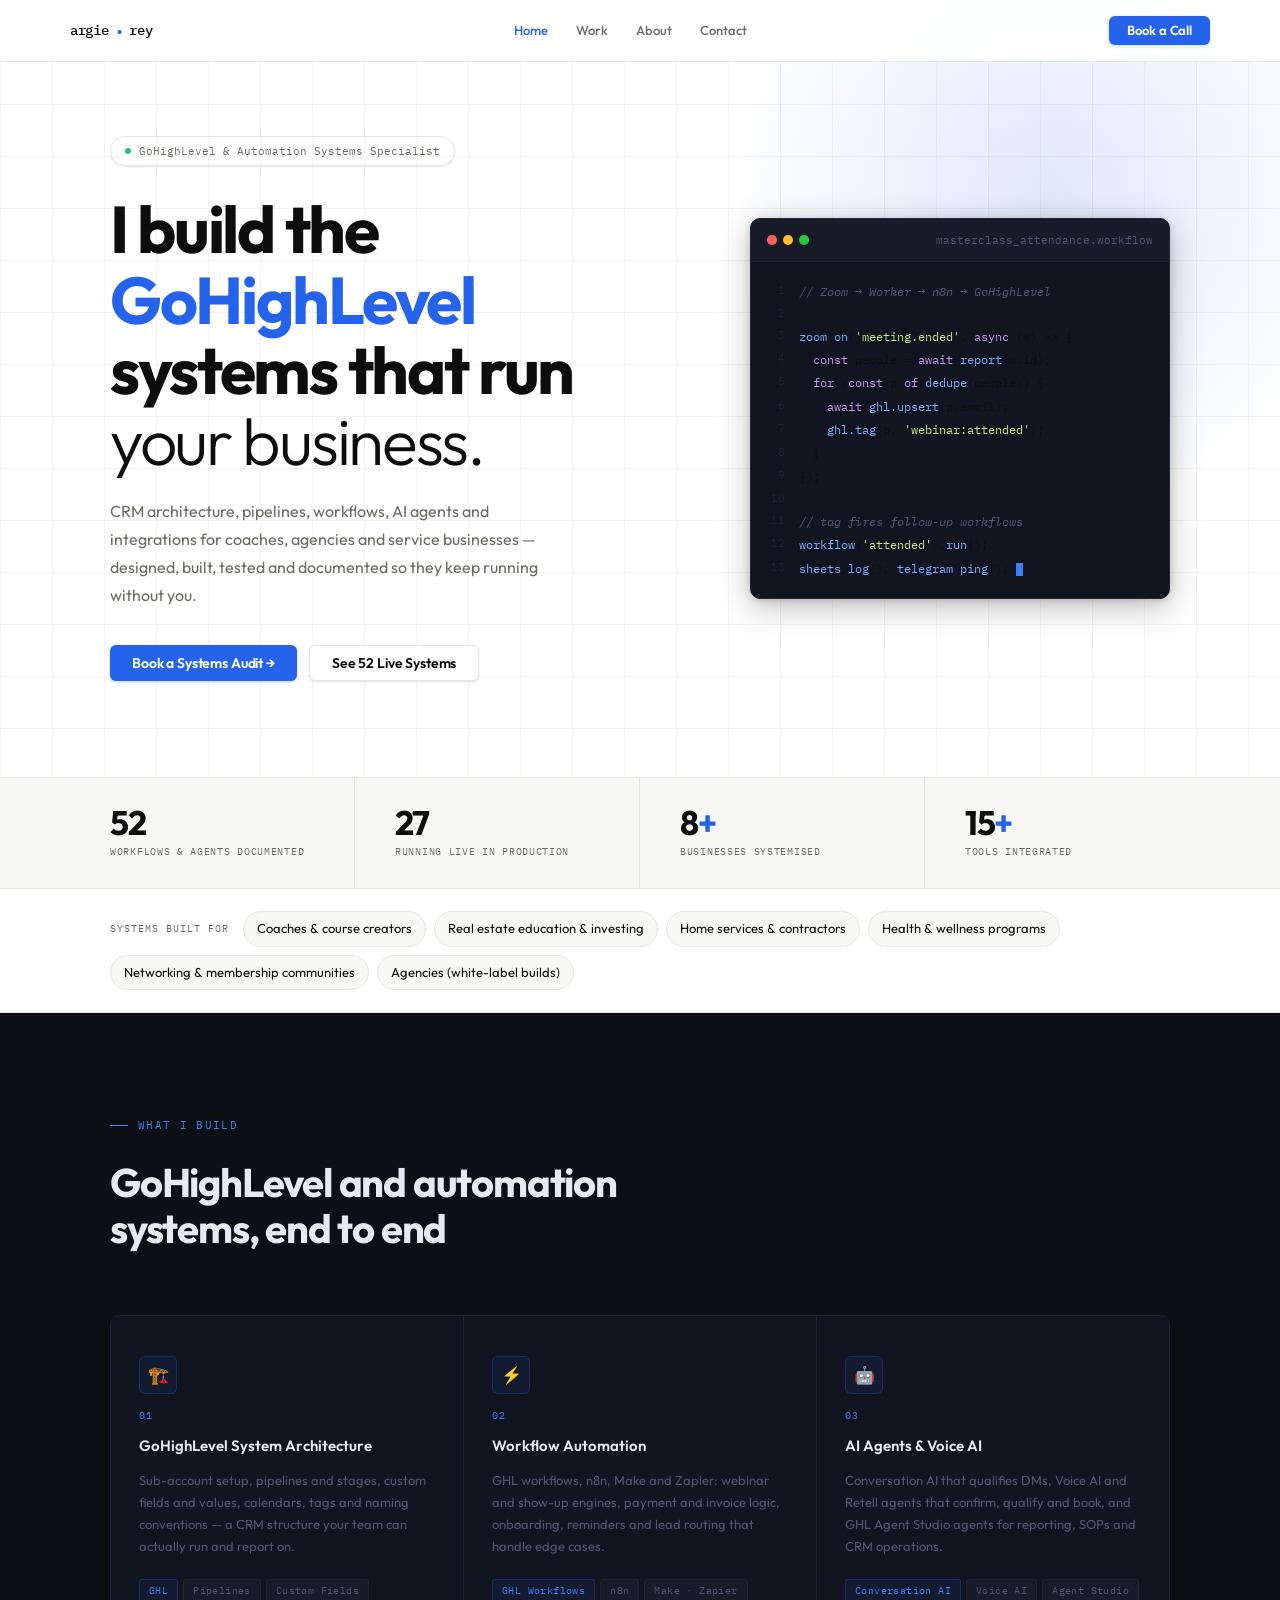
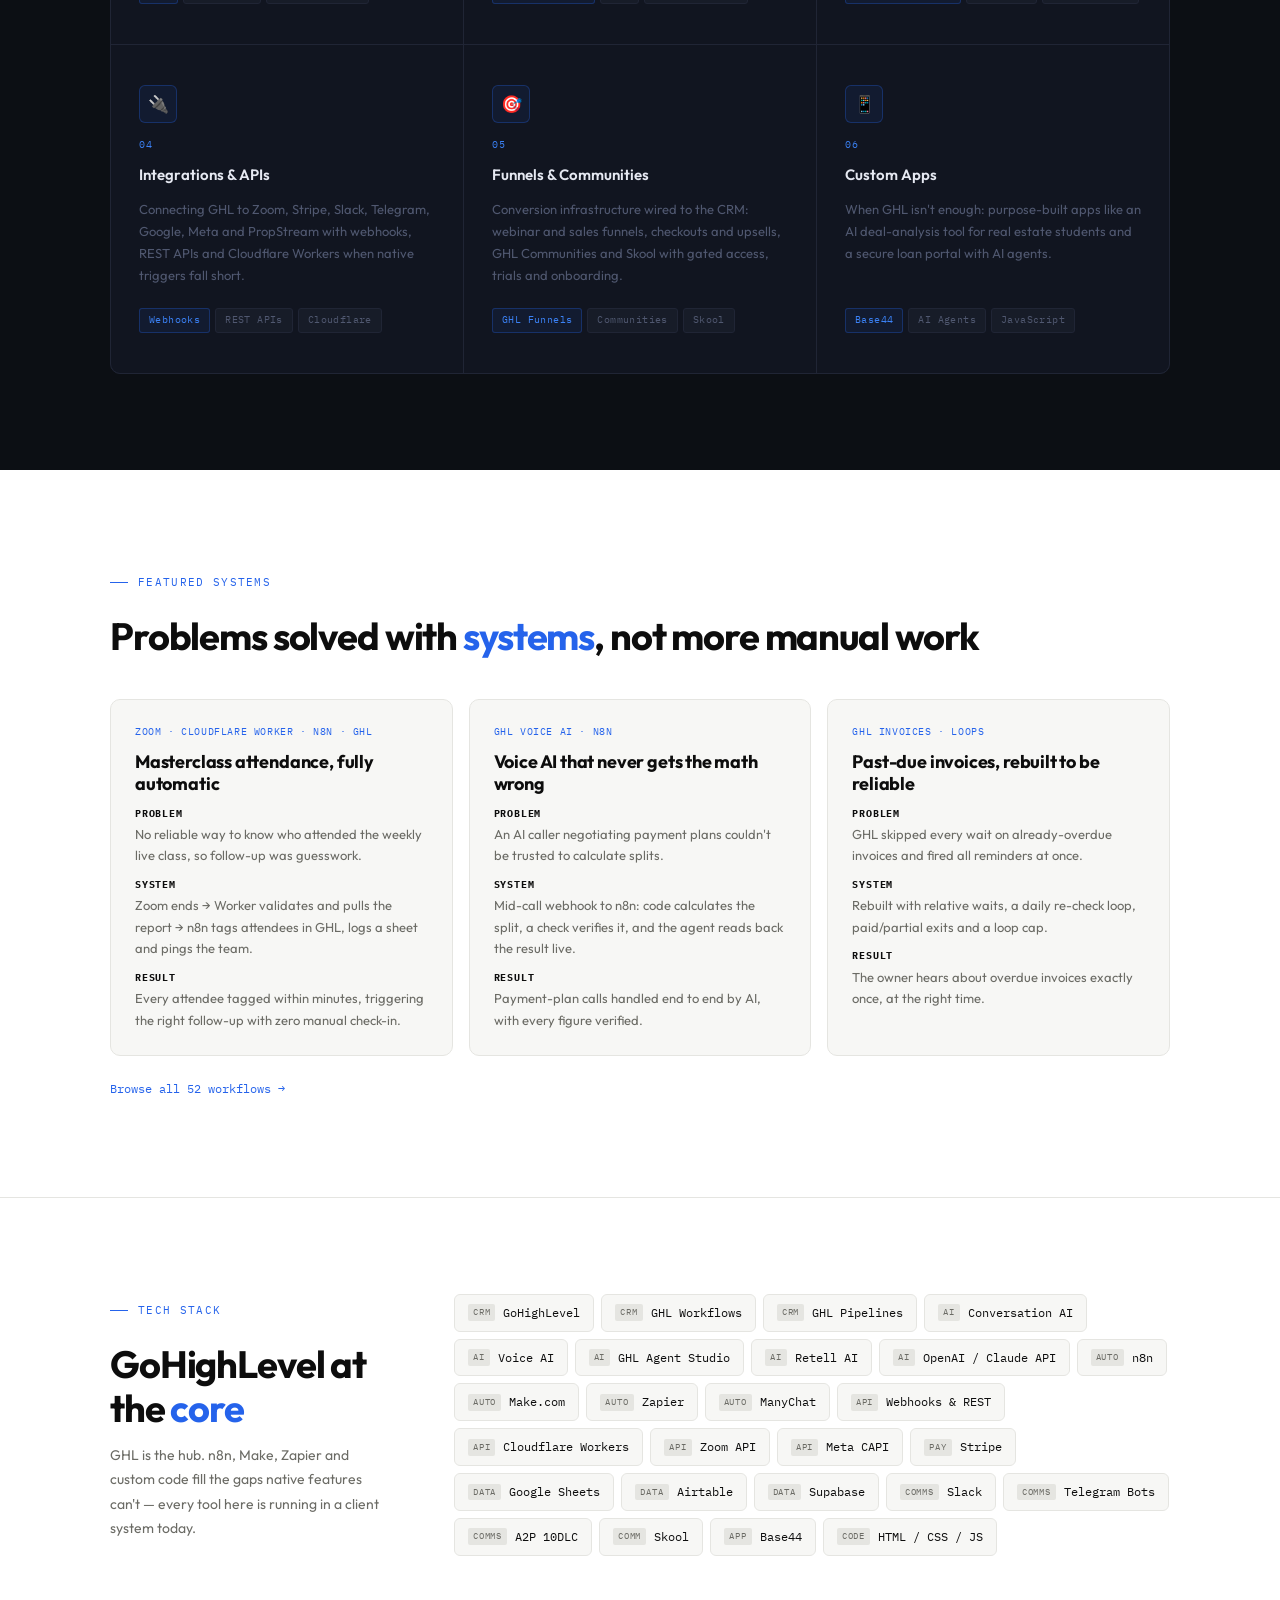
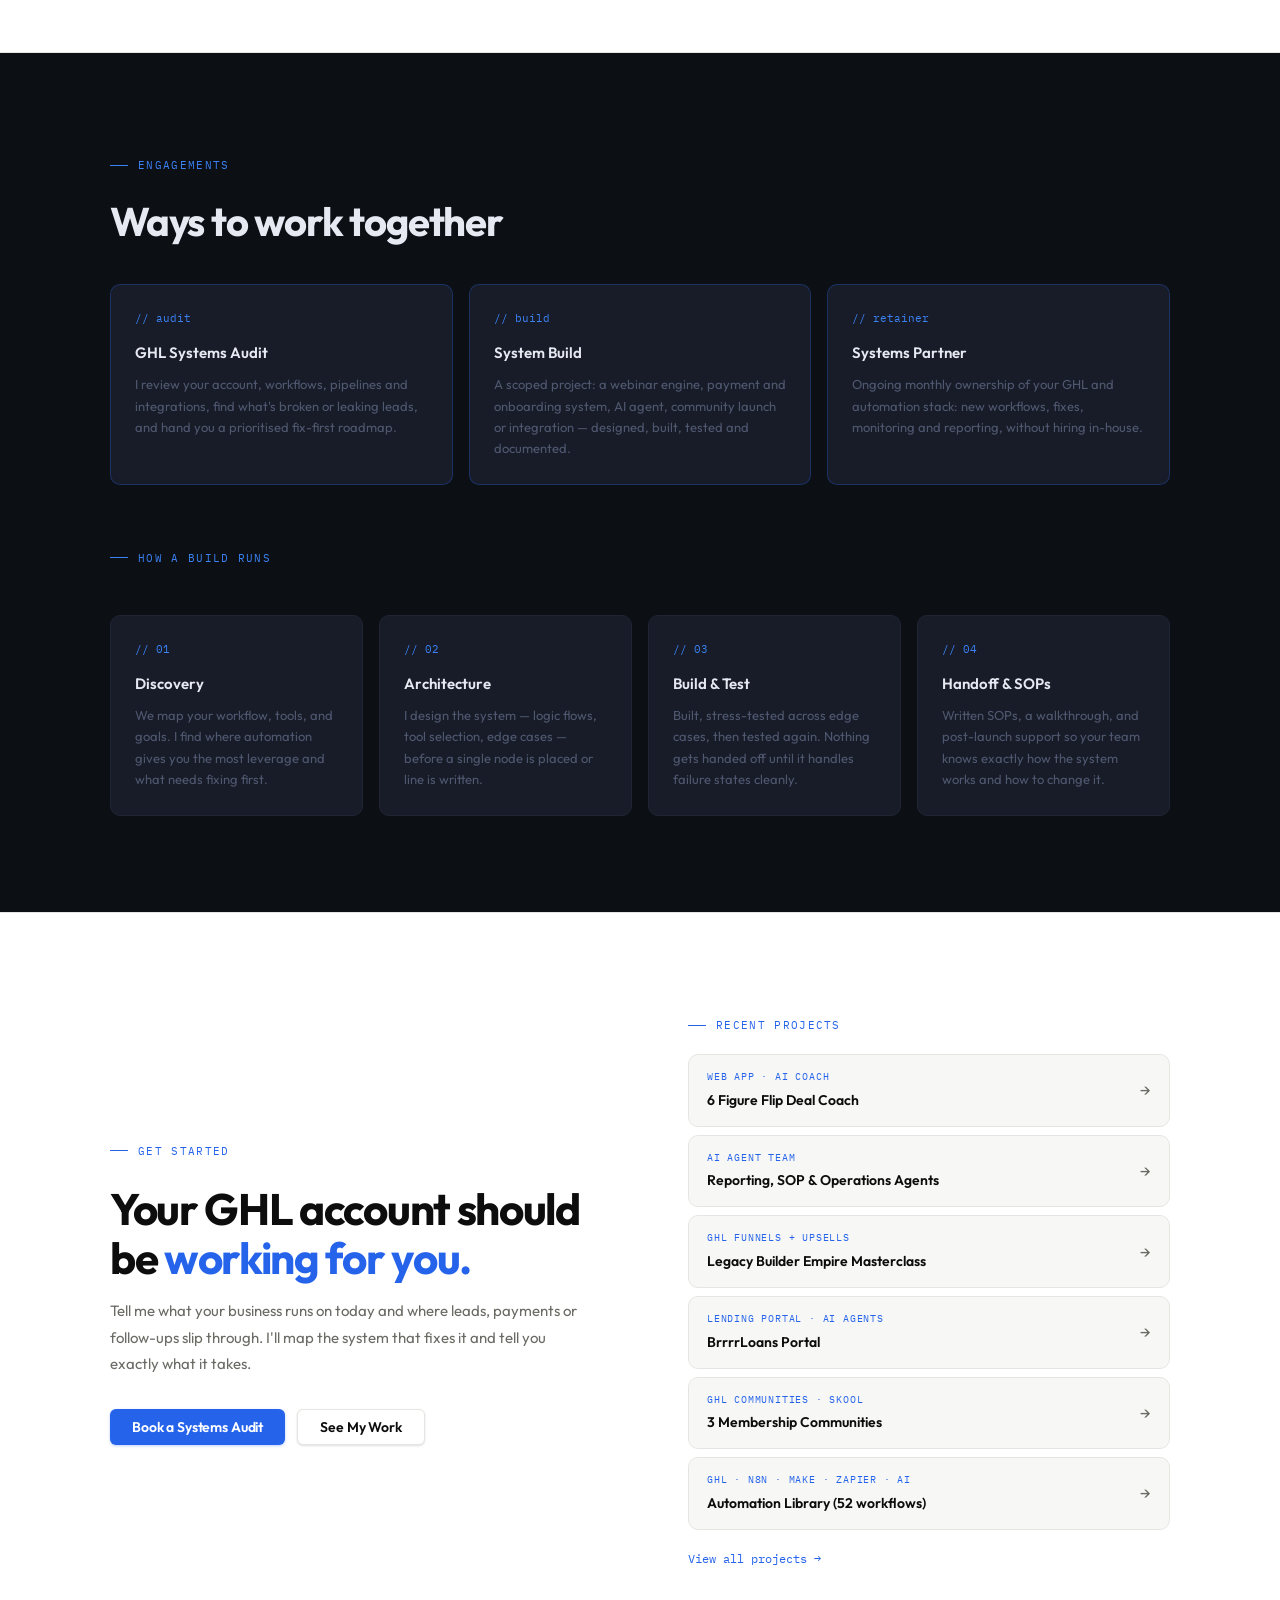
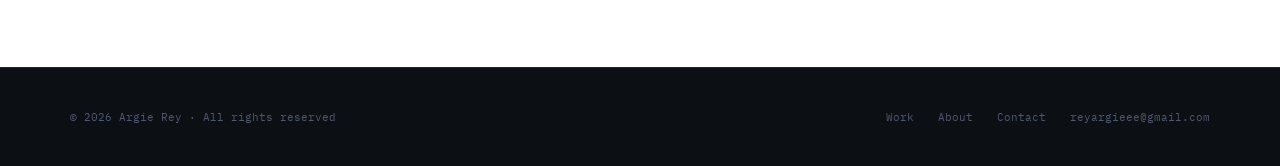
<file: index.html>
<!DOCTYPE html>
<html lang="en">
<head>
  <meta charset="UTF-8"/>
  <meta name="viewport" content="width=device-width, initial-scale=1.0"/>
  <title>Argie Rey — GoHighLevel & Automation Systems Specialist</title>
  <meta name="description" content="GoHighLevel and automation systems specialist. I design and build CRM pipelines, GHL workflows, n8n and Make automations, AI agents and integrations for coaches, agencies and service businesses."/>
  <link rel="stylesheet" href="css/style.css"/>
  <style>
    .hero-section {
      background: var(--white); padding: 136px 0 96px;
      position: relative; overflow: hidden;
    }
    .hero-section::before {
      content: ''; position: absolute; inset: 0;
      background-image: linear-gradient(var(--light-rule) 1px, transparent 1px), linear-gradient(90deg, var(--light-rule) 1px, transparent 1px);
      background-size: 52px 52px; opacity: 0.45;
    }
    .hero-section::after {
      content: ''; position: absolute;
      width: 700px; height: 700px; border-radius: 50%;
      background: radial-gradient(circle, var(--blue-glow) 0%, transparent 65%);
      top: -160px; right: -120px; pointer-events: none;
    }
    .hero-inner {
      position: relative; z-index: 1;
      display: grid; grid-template-columns: 1fr 420px; gap: 56px; align-items: center;
    }
    .hero-kicker {
      display: inline-flex; align-items: center; gap: 8px;
      font-family: var(--f-mono); font-size: 11px; color: var(--light-muted);
      border: 1px solid var(--light-rule); border-radius: 99px; padding: 5px 14px;
      margin-bottom: 28px; box-shadow: var(--shadow-sm);
    }
    h1.hero-h1 {
      font-family: var(--f-sans); font-size: clamp(38px, 5.2vw, 66px);
      font-weight: 700; line-height: 1.07; letter-spacing: -0.035em;
      color: var(--light-text); margin-bottom: 20px;
    }
    h1.hero-h1 .blue { color: var(--blue); }
    h1.hero-h1 .thin { font-weight: 300; }
    .hero-desc { font-size: 16px; color: var(--light-muted); line-height: 1.75; max-width: 460px; margin-bottom: 36px; }
    .hero-actions { display: flex; gap: 12px; flex-wrap: wrap; }
    .code-card {
      background: var(--dark-mid); border: 1px solid var(--dark-rule);
      border-radius: var(--radius-lg); overflow: hidden;
      box-shadow: 0 8px 32px rgba(0,0,0,0.25), 0 2px 8px rgba(0,0,0,0.15);
    }
    .cc-bar {
      padding: 12px 16px; background: var(--dark-surface);
      border-bottom: 1px solid var(--dark-rule);
      display: flex; align-items: center; gap: 10px;
    }
    .cc-dots { display: flex; gap: 6px; }
    .cc-dot { width: 10px; height: 10px; border-radius: 50%; }
    .cc-dot.r{background:#ff5f57;} .cc-dot.y{background:#febc2e;} .cc-dot.g{background:#28c840;}
    .cc-filename { font-family: var(--f-mono); font-size: 11px; color: var(--dark-muted); margin-left: auto; }
    .cc-body { padding: 18px 20px; font-family: var(--f-mono); font-size: 12px; line-height: 1.95; }
    .ln { display: flex; gap: 14px; }
    .lnum { color: var(--dark-rule); width: 14px; text-align: right; flex-shrink: 0; user-select: none; font-size: 11px; }
    .kw{color:#c792ea;} .fn{color:#82aaff;} .str{color:#c3e88d;} .cm{color:var(--dark-muted);font-style:italic;} .num{color:#f78c6c;}
    .cursor { display: inline-block; width: 7px; height: 13px; background: var(--blue-lt); vertical-align: text-bottom;ation: blink-cur 1s step-end infinite; }
    @keyframes blink-cur { 0%,100%{opacity:1} 50%{opacity:0} }

    .stats-bar { background: var(--off-white); border-top: 1px solid var(--light-rule); border-bottom: 1px solid var(--light-rule); }
    .stats-inner { max-width: var(--max); margin: 0 auto; display: grid; grid-template-columns: repeat(4, 1fr); }
    .stat { padding: 28px var(--s4); border-right: 1px solid var(--light-rule); }
    .stat:last-child { border-right: none; }
    .stat-num { font-family: var(--f-sans); font-size: 34px; font-weight: 700; color: var(--light-text); letter-spacing: -0.04em; line-height: 1; margin-bottom: 4px; }
    .stat-num span { color: var(--blue); }
    .stat-label { font-family: var(--f-mono); font-size: 10px; color: var(--light-muted); letter-spacing: 0.07em; text-transform: uppercase; }

    .services-section { background: var(--dark); padding: var(--s6) 0; }
    .services-grid { display: grid; grid-template-columns: repeat(3, 1fr); gap: 1px; background: var(--dark-rule); border: 1px solid var(--dark-rule); border-radius: var(--radius-lg); overflow: hidden; margin-top: var(--s5); }
    .svc { background: var(--dark-mid); padding: var(--s4) 28px; display: flex; flex-direction: column; gap: 10px; transition: background 0.2s; position: relative; }
    .svc::before { content: ''; position: absolute; top: 0; left: 0; right: 0; height: 2px; background: var(--blue); transform: scaleX(0); transition: transform 0.25s; transform-origin: left; }
    .svc:hover { background: var(--dark-surface); }
    .svc:hover::before { transform: scaleX(1); }
    .svc-icon { width: 38px; height: 38px; border-radius: var(--radius); background: var(--blue-tint); border: 1px solid var(--blue-border); display: flex; align-items: center; justify-content: center; font-size: 17px; margin-bottom: 4px; }
    .svc-num { font-family: var(--f-mono); font-size: 10px; color: var(--blue-lt); letter-spacing: 0.1em; }
    .svc-title { font-size: 15px; font-weight: 600; color: var(--dark-text); }
    .svc-desc { font-size: 13px; color: var(--dark-muted); line-height: 1.7; flex: 1; }
    .svc-tags { display: flex; flex-wrap: wrap; gap: 5px; margin-top: auto; padding-top: 12px; }

    .tools-section { background: var(--white); padding: var(--s6) 0; border-bottom: 1px solid var(--light-rule); }
    .tools-layout { display: grid; grid-template-columns: 280px 1fr; gap: var(--s5); align-items: start; }
    .tools-h2 { font-size: clamp(26px, 3vw, 38px); font-weight: 700; letter-spacing: -0.03em; line-height: 1.15; color: var(--light-text); }
    .tools-h2 .blue { color: var(--blue); }
    .tools-desc { font-size: 14px; color: var(--light-muted); line-height: 1.75; margin-top: 12px; }
    .tools-grid { display: flex; flex-wrap: wrap; gap: 7px; }
    .tool-chip { display: flex; align-items: center; gap: 8px; font-family: var(--f-mono); font-size: 12px; color: var(--light-text); background: var(--off-white); border: 1px solid var(--light-rule); border-radius: var(--radius); padding: 8px 13px; transition: border-color 0.15s, color 0.15s, box-shadow 0.15s; }
    .tool-chip:hover { border-color: var(--blue); color: var(--blue); box-shadow: var(--shadow-blue); }
    .tool-cat { font-size: 9px; letter-spacing: 0.09em; text-transform: uppercase; color: var(--light-muted); padding: 1px 5px; background: var(--light-rule); border-radius: 2px; }

    .process-section { background: var(--dark); padding: var(--s6) 0; }
    .process-grid { display: grid; grid-template-columns: repeat(4, 1fr); gap: 16px; margin-top: var(--s5); }
    .ps { background: var(--dark-surface); border: 1px solid var(--dark-rule); border-radius: var(--radius-lg); padding: 24px; transition: border-color 0.2s; }
    .ps:hover { border-color: var(--blue); }
    .ps-num { font-family: var(--f-mono); font-size: 11px; color: var(--blue-lt); margin-bottom: 14px; display: block; }
    .ps-title { font-size: 15px; font-weight: 600; color: var(--dark-text); margin-bottom: 8px; }
    .ps-desc { font-size: 13px; color: var(--dark-muted); line-height: 1.65; }

    .cta-section { background: var(--white); padding: var(--s6) 0; border-top: 1px solid var(--light-rule); }
    .cta-grid { display: grid; grid-template-columns: 1fr 1fr; gap: var(--s6); align-items: center; }
    .cta-h2 { font-size: clamp(26px, 3.5vw, 44px); font-weight: 700; letter-spacing: -0.03em; line-height: 1.12; margin-bottom: 16px; }
    .cta-h2 .blue { color: var(--blue); }
    .cta-p { font-size: 15px; color: var(--light-muted); line-height: 1.75; margin-bottom: 32px; }
    .recent-list { display: flex; flex-direction: column; gap: 8px; }
    .recent-item { display: flex; align-items: center; justify-content: space-between; padding: 14px 18px; background: var(--off-white); border: 1px solid var(--light-rule); border-radius: var(--radius-lg); gap: 16px; transition: border-color 0.15s, box-shadow 0.15s; cursor: pointer; text-decoration: none; color: inherit; }
    .recent-item:hover { border-color: var(--blue); box-shadow: var(--shadow-blue); }
    .ri-left { display: flex; flex-direction: column; gap: 3px; }
    .ri-type { font-family: var(--f-mono); font-size: 10px; color: var(--blue); letter-spacing: 0.08em; text-transform: uppercase; }
    .ri-title { font-size: 14px; font-weight: 600; color: var(--light-text); }
    .ri-arrow { color: var(--light-muted); font-size: 16px; transition: color 0.15s, transform 0.15s; flex-shrink: 0; }
    .recent-item:hover .ri-arrow { color: var(--blue); transform: translateX(3px); }

    .who-section { background:var(--white); border-bottom:1px solid var(--light-rule); }
    .who-inner { display:flex; flex-wrap:wrap; gap:8px; align-items:center; padding-top:22px; padding-bottom:22px; }
    .who-lbl { font-family:var(--f-mono); font-size:10px; letter-spacing:.1em; text-transform:uppercase; color:var(--light-muted); margin-right:6px; }
    .who-chip { font-size:13px; color:var(--light-text); background:var(--off-white); border:1px solid var(--light-rule); border-radius:99px; padding:6px 13px; }
    .cases-section { background:var(--white); padding:var(--s6) 0; border-bottom:1px solid var(--light-rule); }
    .cases-grid { display:grid; grid-template-columns:repeat(3,minmax(0,1fr)); gap:16px; margin-top:var(--s4); }
    .case { display:flex; flex-direction:column; gap:10px; padding:24px; background:var(--off-white); border:1px solid var(--light-rule); border-radius:var(--radius-lg); text-decoration:none; color:inherit; transition:border-color .2s, box-shadow .2s, transform .2s; }
    .case:hover { border-color:var(--blue); box-shadow:var(--shadow-blue); transform:translateY(-2px); }
    .case-tag { font-family:var(--f-mono); font-size:10px; color:var(--blue); letter-spacing:.06em; text-transform:uppercase; }
    .case-title { font-size:18px; font-weight:700; color:var(--light-text); line-height:1.25; letter-spacing:-0.01em; }
    .case-row { font-size:13px; color:var(--light-muted); line-height:1.65; }
    .case-row b { display:block; font-family:var(--f-mono); font-size:10px; letter-spacing:.08em; text-transform:uppercase; color:var(--light-text); margin-bottom:2px; }
    .offer-grid { display:grid; grid-template-columns:repeat(3,minmax(0,1fr)); gap:16px; margin-top:var(--s4); }
    .offer { background:var(--dark-surface); border:1px solid var(--blue-border); border-radius:var(--radius-lg); padding:24px; }
    @media (max-width: 960px) {
      .cases-grid, .offer-grid { grid-template-columns:1fr; }
      .hero-inner { grid-template-columns: 1fr; }
      .code-card { display: none; }
      .stats-inner { grid-template-columns: repeat(2,1fr); }
      .stat { border-bottom: 1px solid var(--light-rule); }
      .services-grid { grid-template-columns: 1fr; }
      .tools-layout { grid-template-columns: 1fr; }
      .process-grid { grid-template-columns: repeat(2,1fr); }
      .cta-grid { grid-template-columns: 1fr; }
    }
  </style>
</head>
<body>
<nav>
  <div class="nav-inner">
    <a href="index.html" class="nav-logo">argie<span class="dot">·</span>rey</a>
    <ul class="nav-links">
      <li><a href="index.html" class="active">Home</a></li>
      <li><a href="work/index.html">Work</a></li>
      <li><a href="about/index.html">About</a></li>
      <li><a href="contact/index.html">Contact</a></li>
    </ul>
    <a href="contact/index.html" class="btn btn-nav">Book a Call</a>
  </div>
</nav>
<main>
  <section class="hero-section">
    <div class="container">
      <div class="hero-inner">
        <div>
          <div class="hero-kicker reveal d1"><span class="status-dot"></span>GoHighLevel &amp; Automation Systems Specialist</div>
          <h1 class="hero-h1 reveal d2">I build the <span class="blue">GoHighLevel</span><br>systems that run<br><span class="thin">your business.</span></h1>
          <p class="hero-desc reveal d3">CRM architecture, pipelines, workflows, AI agents and integrations for coaches, agencies and service businesses — designed, built, tested and documented so they keep running without you.</p>
          <div class="hero-actions reveal d4">
            <a href="contact/index.html" class="btn btn-primary">Book a Systems Audit →</a>
            <a href="work/index.html#automation-library" class="btn btn-secondary">See 52 Live Systems</a>
          </div>
        </div>
        <div class="code-card reveal d3">
          <div class="cc-bar">
            <div class="cc-dots"><div class="cc-dot r"></div><div class="cc-dot y"></div><div class="cc-dot g"></div></div>
            <span class="cc-filename">masterclass_attendance.workflow</span>
          </div>
          <div class="cc-body">
            <div class="ln"><span class="lnum">1</span><span><span class="cm">// Zoom → Worker → n8n → GoHighLevel</span></span></div>
            <div class="ln"><span class="lnum">2</span><span></span></div>
            <div class="ln"><span class="lnum">3</span><span><span class="fn">zoom</span>.<span class="fn">on</span>(<span class="str">'meeting.ended'</span>, <span class="kw">async</span> (m) => {</span></div>
            <div class="ln"><span class="lnum">4</span><span>&nbsp;&nbsp;<span class="kw">const</span> people = <span class="kw">await</span> <span class="fn">report</span>(m.id);</span></div>
            <div class="ln"><span class="lnum">5</span><span>&nbsp;&nbsp;<span class="kw">for</span> (<span class="kw">const</span> p <span class="kw">of</span> <span class="fn">dedupe</span>(people)) {</span></div>
            <div class="ln"><span class="lnum">6</span><span>&nbsp;&nbsp;&nbsp;&nbsp;<span class="kw">await</span> <span class="fn">ghl.upsert</span>(p.email);</span></div>
            <div class="ln"><span class="lnum">7</span><span>&nbsp;&nbsp;&nbsp;&nbsp;<span class="fn">ghl.tag</span>(p, <span class="str">'webinar:attended'</span>);</span></div>
            <div class="ln"><span class="lnum">8</span><span>&nbsp;&nbsp;}</span></div>
            <div class="ln"><span class="lnum">9</span><span>});</span></div>
            <div class="ln"><span class="lnum">10</span><span></span></div>
            <div class="ln"><span class="lnum">11</span><span><span class="cm">// tag fires follow-up workflows</span></span></div>
            <div class="ln"><span class="lnum">12</span><span><span class="fn">workflow</span>(<span class="str">'attended'</span>).<span class="fn">run</span>();</span></div>
            <div class="ln"><span class="lnum">13</span><span><span class="fn">sheets</span>.<span class="fn">log</span>(); <span class="fn">telegram</span>.<span class="fn">ping</span>(); <span class="cursor"></span></span></div>
          </div>
        </div>
      </div>
    </div>
  </section>

  <div class="stats-bar">
    <div class="stats-inner">
      <div class="stat"><div class="stat-num">52</div><div class="stat-label">Workflows &amp; agents documented</div></div>
      <div class="stat"><div class="stat-num">27</div><div class="stat-label">Running live in production</div></div>
      <div class="stat"><div class="stat-num">8<span>+</span></div><div class="stat-label">Businesses systemised</div></div>
      <div class="stat"><div class="stat-num">15<span>+</span></div><div class="stat-label">Tools integrated</div></div>
    </div>
  </div>

  <section class="who-section">
    <div class="container who-inner">
      <span class="who-lbl">Systems built for</span>
      <span class="who-chip">Coaches &amp; course creators</span>
      <span class="who-chip">Real estate education &amp; investing</span>
      <span class="who-chip">Home services &amp; contractors</span>
      <span class="who-chip">Health &amp; wellness programs</span>
      <span class="who-chip">Networking &amp; membership communities</span>
      <span class="who-chip">Agencies (white-label builds)</span>
    </div>
  </section>

  <section class="services-section dark-section">
    <div class="container">
      <div class="eyebrow">What I Build</div>
      <h2 style="font-size:clamp(24px,3.2vw,40px);font-weight:700;letter-spacing:-0.03em;color:var(--dark-text);max-width:560px;line-height:1.15;">GoHighLevel and automation systems, end to end</h2>
      <div class="services-grid">
        <div class="svc"><div class="svc-icon">🏗️</div><span class="svc-num">01</span><div class="svc-title">GoHighLevel System Architecture</div><p class="svc-desc">Sub-account setup, pipelines and stages, custom fields and values, calendars, tags and naming conventions — a CRM structure your team can actually run and report on.</p><div class="svc-tags"><span class="tag tag-blue">GHL</span><span class="tag">Pipelines</span><span class="tag">Custom Fields</span></div></div>
        <div class="svc"><div class="svc-icon">⚡</div><span class="svc-num">02</span><div class="svc-title">Workflow Automation</div><p class="svc-desc">GHL workflows, n8n, Make and Zapier: webinar and show-up engines, payment and invoice logic, onboarding, reminders and lead routing that handle edge cases.</p><div class="svc-tags"><span class="tag tag-blue">GHL Workflows</span><span class="tag">n8n</span><span class="tag">Make · Zapier</span></div></div>
        <div class="svc"><div class="svc-icon">🤖</div><span class="svc-num">03</span><div class="svc-title">AI Agents &amp; Voice AI</div><p class="svc-desc">Conversation AI that qualifies DMs, Voice AI and Retell agents that confirm, qualify and book, and GHL Agent Studio agents for reporting, SOPs and CRM operations.</p><div class="svc-tags"><span class="tag tag-blue">Conversation AI</span><span class="tag">Voice AI</span><span class="tag">Agent Studio</span></div></div>
        <div class="svc"><div class="svc-icon">🔌</div><span class="svc-num">04</span><div class="svc-title">Integrations &amp; APIs</div><p class="svc-desc">Connecting GHL to Zoom, Stripe, Slack, Telegram, Google, Meta and PropStream with webhooks, REST APIs and Cloudflare Workers when native triggers fall short.</p><div class="svc-tags"><span class="tag tag-blue">Webhooks</span><span class="tag">REST APIs</span><span class="tag">Cloudflare</span></div></div>
        <div class="svc"><div class="svc-icon">🎯</div><span class="svc-num">05</span><div class="svc-title">Funnels &amp; Communities</div><p class="svc-desc">Conversion infrastructure wired to the CRM: webinar and sales funnels, checkouts and upsells, GHL Communities and Skool with gated access, trials and onboarding.</p><div class="svc-tags"><span class="tag tag-blue">GHL Funnels</span><span class="tag">Communities</span><span class="tag">Skool</span></div></div>
        <div class="svc"><div class="svc-icon">📱</div><span class="svc-num">06</span><div class="svc-title">Custom Apps</div><p class="svc-desc">When GHL isn't enough: purpose-built apps like an AI deal-analysis tool for real estate students and a secure loan portal with AI agents.</p><div class="svc-tags"><span class="tag tag-blue">Base44</span><span class="tag">AI Agents</span><span class="tag">JavaScript</span></div></div>
        
      </div>
    </div>
  </section>

  <section class="cases-section">
    <div class="container">
      <div class="eyebrow">Featured Systems</div>
      <h2 class="tools-h2">Problems solved with <span class="blue">systems</span>, not more manual work</h2>
      <div class="cases-grid">
        <a class="case reveal" href="work/index.html#automation-library">
          <span class="case-tag">Zoom · Cloudflare Worker · n8n · GHL</span>
          <h3 class="case-title">Masterclass attendance, fully automatic</h3>
          <p class="case-row"><b>Problem</b>No reliable way to know who attended the weekly live class, so follow-up was guesswork.</p>
          <p class="case-row"><b>System</b>Zoom ends → Worker validates and pulls the report → n8n tags attendees in GHL, logs a sheet and pings the team.</p>
          <p class="case-row"><b>Result</b>Every attendee tagged within minutes, triggering the right follow-up with zero manual check-in.</p>
        </a>
        <a class="case reveal" href="work/index.html#automation-library">
          <span class="case-tag">GHL Voice AI · n8n</span>
          <h3 class="case-title">Voice AI that never gets the math wrong</h3>
          <p class="case-row"><b>Problem</b>An AI caller negotiating payment plans couldn't be trusted to calculate splits.</p>
          <p class="case-row"><b>System</b>Mid-call webhook to n8n: code calculates the split, a check verifies it, and the agent reads back the result live.</p>
          <p class="case-row"><b>Result</b>Payment-plan calls handled end to end by AI, with every figure verified.</p>
        </a>
        <a class="case reveal" href="work/index.html#automation-library">
          <span class="case-tag">GHL Invoices · Loops</span>
          <h3 class="case-title">Past-due invoices, rebuilt to be reliable</h3>
          <p class="case-row"><b>Problem</b>GHL skipped every wait on already-overdue invoices and fired all reminders at once.</p>
          <p class="case-row"><b>System</b>Rebuilt with relative waits, a daily re-check loop, paid/partial exits and a loop cap.</p>
          <p class="case-row"><b>Result</b>The owner hears about overdue invoices exactly once, at the right time.</p>
        </a>
      </div>
      <div style="margin-top:20px;"><a href="work/index.html#automation-library" style="font-family:var(--f-mono);font-size:12px;color:var(--blue);">Browse all 52 workflows →</a></div>
    </div>
  </section>

  <section class="tools-section">
    <div class="container">
      <div class="tools-layout">
        <div>
          <div class="eyebrow">Tech Stack</div>
          <h2 class="tools-h2">GoHighLevel at the <span class="blue">core</span></h2>
          <p class="tools-desc">GHL is the hub. n8n, Make, Zapier and custom code fill the gaps native features can't — every tool here is running in a client system today.</p>
        </div>
        <div class="tools-grid">
          <div class="tool-chip reveal"><span class="tool-cat">CRM</span>GoHighLevel</div>
          <div class="tool-chip reveal"><span class="tool-cat">CRM</span>GHL Workflows</div>
          <div class="tool-chip reveal"><span class="tool-cat">CRM</span>GHL Pipelines</div>
          <div class="tool-chip reveal"><span class="tool-cat">AI</span>Conversation AI</div>
          <div class="tool-chip reveal"><span class="tool-cat">AI</span>Voice AI</div>
          <div class="tool-chip reveal"><span class="tool-cat">AI</span>GHL Agent Studio</div>
          <div class="tool-chip reveal"><span class="tool-cat">AI</span>Retell AI</div>
          <div class="tool-chip reveal"><span class="tool-cat">AI</span>OpenAI / Claude API</div>
          <div class="tool-chip reveal"><span class="tool-cat">Auto</span>n8n</div>
          <div class="tool-chip reveal"><span class="tool-cat">Auto</span>Make.com</div>
          <div class="tool-chip reveal"><span class="tool-cat">Auto</span>Zapier</div>
          <div class="tool-chip reveal"><span class="tool-cat">Auto</span>ManyChat</div>
          <div class="tool-chip reveal"><span class="tool-cat">API</span>Webhooks &amp; REST</div>
          <div class="tool-chip reveal"><span class="tool-cat">API</span>Cloudflare Workers</div>
          <div class="tool-chip reveal"><span class="tool-cat">API</span>Zoom API</div>
          <div class="tool-chip reveal"><span class="tool-cat">API</span>Meta CAPI</div>
          <div class="tool-chip reveal"><span class="tool-cat">Pay</span>Stripe</div>
          <div class="tool-chip reveal"><span class="tool-cat">Data</span>Google Sheets</div>
          <div class="tool-chip reveal"><span class="tool-cat">Data</span>Airtable</div>
          <div class="tool-chip reveal"><span class="tool-cat">Data</span>Supabase</div>
          <div class="tool-chip reveal"><span class="tool-cat">Comms</span>Slack</div>
          <div class="tool-chip reveal"><span class="tool-cat">Comms</span>Telegram Bots</div>
          <div class="tool-chip reveal"><span class="tool-cat">Comms</span>A2P 10DLC</div>
          <div class="tool-chip reveal"><span class="tool-cat">Comm</span>Skool</div>
          <div class="tool-chip reveal"><span class="tool-cat">App</span>Base44</div>
          <div class="tool-chip reveal"><span class="tool-cat">Code</span>HTML / CSS / JS</div>
        </div>
      </div>
    </div>
  </section>

  <section class="process-section dark-section">
    <div class="container">
      <div class="eyebrow">Engagements</div>
      <h2 style="font-size:clamp(24px,3.2vw,40px);font-weight:700;letter-spacing:-0.03em;color:var(--dark-text);line-height:1.15;">Ways to work together</h2>
      <div class="offer-grid">
        <div class="offer"><span class="ps-num">// audit</span><div class="ps-title">GHL Systems Audit</div><p class="ps-desc">I review your account, workflows, pipelines and integrations, find what's broken or leaking leads, and hand you a prioritised fix-first roadmap.</p></div>
        <div class="offer"><span class="ps-num">// build</span><div class="ps-title">System Build</div><p class="ps-desc">A scoped project: a webinar engine, payment and onboarding system, AI agent, community launch or integration — designed, built, tested and documented.</p></div>
        <div class="offer"><span class="ps-num">// retainer</span><div class="ps-title">Systems Partner</div><p class="ps-desc">Ongoing monthly ownership of your GHL and automation stack: new workflows, fixes, monitoring and reporting, without hiring in-house.</p></div>
      </div>
      <div class="eyebrow" style="margin-top:var(--s5);">How a build runs</div>
      <div class="process-grid" style="margin-top:var(--s3);">
        <div class="ps"><span class="ps-num">// 01</span><div class="ps-title">Discovery</div><p class="ps-desc">We map your workflow, tools, and goals. I find where automation gives you the most leverage and what needs fixing first.</p></div>
        <div class="ps"><span class="ps-num">// 02</span><div class="ps-title">Architecture</div><p class="ps-desc">I design the system — logic flows, tool selection, edge cases — before a single node is placed or line is written.</p></div>
        <div class="ps"><span class="ps-num">// 03</span><div class="ps-title">Build & Test</div><p class="ps-desc">Built, stress-tested across edge cases, then tested again. Nothing gets handed off until it handles failure states cleanly.</p></div>
        <div class="ps"><span class="ps-num">// 04</span><div class="ps-title">Handoff &amp; SOPs</div><p class="ps-desc">Written SOPs, a walkthrough, and post-launch support so your team knows exactly how the system works and how to change it.</p></div>
      </div>
    </div>
  </section>

  <section class="cta-section">
    <div class="container">
      <div class="cta-grid">
        <div>
          <div class="eyebrow">Get Started</div>
          <h2 class="cta-h2">Your GHL account should<br>be <span class="blue">working for you.</span></h2>
          <p class="cta-p">Tell me what your business runs on today and where leads, payments or follow-ups slip through. I'll map the system that fixes it and tell you exactly what it takes.</p>
          <div style="display:flex;gap:12px;flex-wrap:wrap;">
            <a href="contact/index.html" class="btn btn-primary">Book a Systems Audit</a>
            <a href="work/index.html" class="btn btn-secondary">See My Work</a>
          </div>
        </div>
        <div>
          <div class="eyebrow" style="margin-bottom:20px;">Recent Projects</div>
          <div style="display:flex;flex-direction:column;gap:8px;">
            <a href="work/index.html#apps" class="recent-item reveal"><div class="ri-left"><span class="ri-type">Web App · AI Coach</span><span class="ri-title">6 Figure Flip Deal Coach</span></div><span class="ri-arrow">→</span></a>
            <a href="work/index.html#agents" class="recent-item reveal"><div class="ri-left"><span class="ri-type">AI Agent Team</span><span class="ri-title">Reporting, SOP &amp; Operations Agents</span></div><span class="ri-arrow">→</span></a>
            <a href="work/index.html#funnels" class="recent-item reveal"><div class="ri-left"><span class="ri-type">GHL Funnels + Upsells</span><span class="ri-title">Legacy Builder Empire Masterclass</span></div><span class="ri-arrow">→</span></a>
            <a href="work/index.html#apps" class="recent-item reveal"><div class="ri-left"><span class="ri-type">Lending Portal · AI Agents</span><span class="ri-title">BrrrrLoans Portal</span></div><span class="ri-arrow">→</span></a>
            <a href="work/index.html#communities" class="recent-item reveal"><div class="ri-left"><span class="ri-type">GHL Communities · Skool</span><span class="ri-title">3 Membership Communities</span></div><span class="ri-arrow">→</span></a>
            <a href="work/index.html#automation-library" class="recent-item reveal"><div class="ri-left"><span class="ri-type">GHL · n8n · Make · Zapier · AI</span><span class="ri-title">Automation Library (52 workflows)</span></div><span class="ri-arrow">→</span></a>
            
          </div>
          <div style="margin-top:16px;"><a href="work/index.html" style="font-family:var(--f-mono);font-size:12px;color:var(--blue);">View all projects →</a></div>
        </div>
      </div>
    </div>
  </section>
</main>
<footer>
  <div class="footer-inner">
    <span class="foot-copy">&copy; 2026 Argie Rey · All rights reserved</span>
    <div class="foot-links">
      <a href="work/index.html">Work</a>
      <a href="about/index.html">About</a>
      <a href="contact/index.html">Contact</a>
      <a href="mailto:reyargieee@gmail.com">reyargieee@gmail.com</a>
    </div>
  </div>
</footer>
<script src="js/main.js"></script>
</body>
</html>
</file>
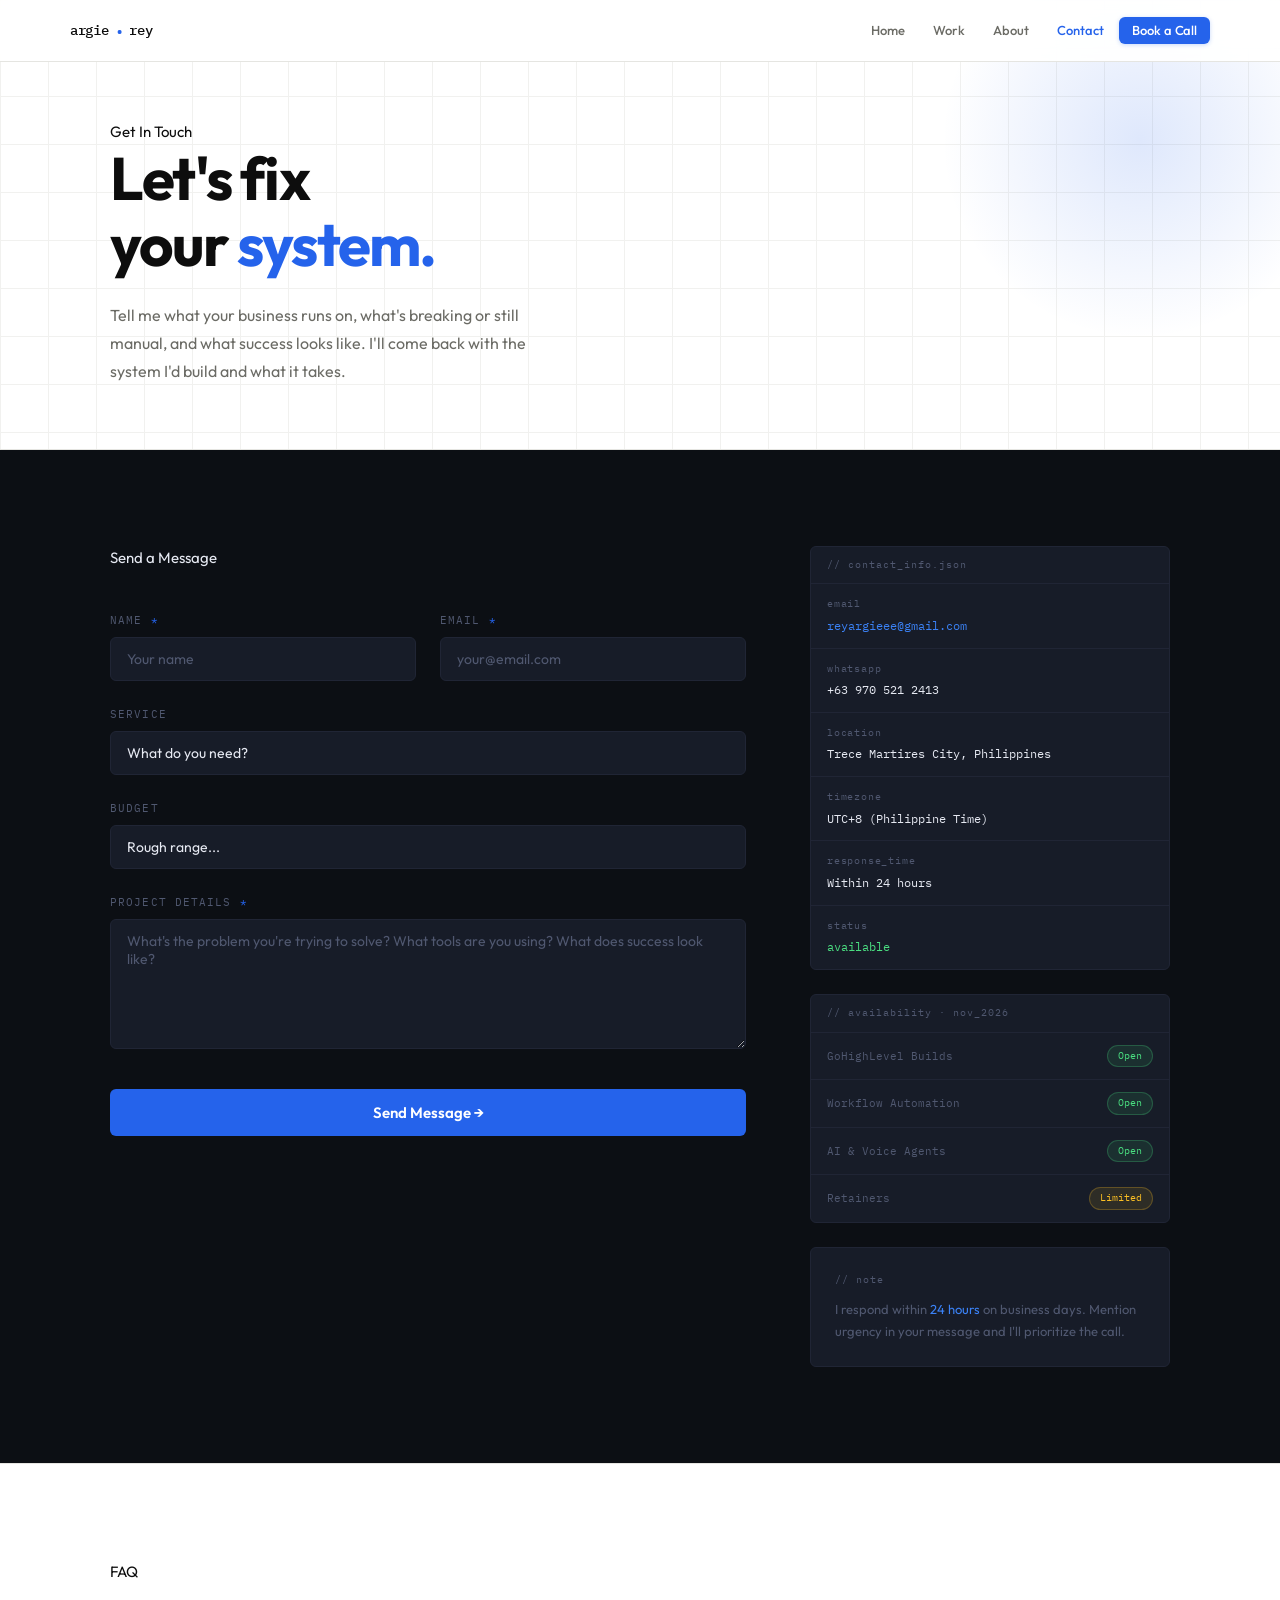
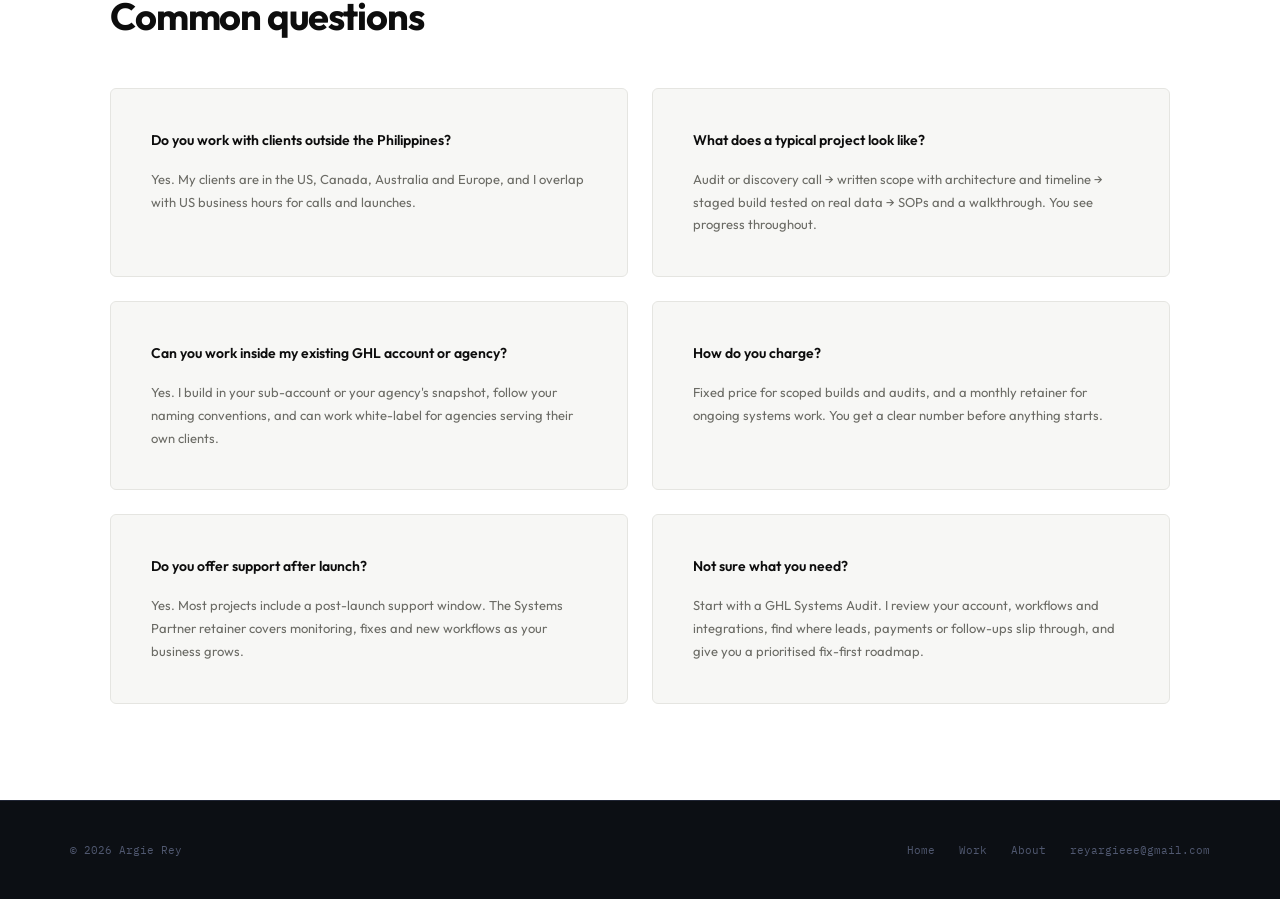
<file: contact/index.html>
<!DOCTYPE html>
<html lang="en">
<head>
  <meta charset="UTF-8"/>
  <meta name="viewport" content="width=device-width, initial-scale=1.0"/>
  <title>Contact — Argie Rey · GoHighLevel &amp; Automation Systems Specialist</title>
  <meta name="description" content="Book a GoHighLevel systems audit or scope a GHL, n8n, Make or AI agent build with Argie Rey."/>
  <link rel="stylesheet" href="../css/style.css"/>
  <style>
    /* LIGHT HERO */
    .page-hero {
      background: var(--white);
      padding: 120px 0 64px;
      border-bottom: 1px solid var(--light-rule);
      position: relative; overflow: hidden;
    }
    .page-hero::before {
      content: '';
      position: absolute; inset: 0;
      background-image:
        linear-gradient(var(--light-rule) 1px, transparent 1px),
        linear-gradient(90deg, var(--light-rule) 1px, transparent 1px);
      background-size: 48px 48px;
      opacity: 0.5;
    }
    .page-hero::after {
      content: '';
      position: absolute;
      width: 400px; height: 400px; border-radius: 50%;
      background: radial-gradient(circle, var(--blue-glow) 0%, transparent 70%);
      top: -60px; right: -60px;
    }
    .ph-inner { position: relative; z-index: 1; }
    .page-h1 {
      font-size: clamp(36px, 5vw, 60px);
      font-weight: 700; letter-spacing: -0.03em;
      line-height: 1.1; color: var(--light-text);
      margin-bottom: var(--s3);
    }
    .page-h1 .blue { color: var(--blue); }
    .page-lead { font-size: 16px; color: var(--light-muted); max-width: 460px; line-height: 1.75; }

    /* CONTACT BODY — DARK */
    .contact-section { background: var(--dark); padding: var(--s6) 0; }
    .contact-grid {
      display: grid; grid-template-columns: 1fr 360px;
      gap: var(--s5); align-items: start;
    }

    /* FORM */
    .form-wrap {}
    .form-group { margin-bottom: var(--s3); }
    .form-label {
      display: block;
      font-family: var(--f-mono); font-size: 11px;
      letter-spacing: 0.1em; text-transform: uppercase;
      color: var(--dark-muted); margin-bottom: 8px;
    }
    .form-label .req { color: var(--blue); }
    .form-control {
      width: 100%;
      background: var(--dark-surface);
      border: 1px solid var(--dark-rule);
      border-radius: var(--radius);
      color: var(--dark-text);
      font-family: var(--f-sans); font-size: 14px;
      padding: 12px 16px;
      outline: none;
      transition: border-color 0.15s;
      appearance: none;
    }
    .form-control:focus { border-color: var(--blue); }
    .form-control::placeholder { color: var(--dark-muted); }
    textarea.form-control { resize: vertical; min-height: 130px; }
    select.form-control { cursor: pointer; }
    select.form-control option { background: var(--dark-mid); }

    .form-row { display: grid; grid-template-columns: 1fr 1fr; gap: var(--s3); }

    .form-submit {
      width: 100%;
      background: var(--blue);
      color: #fff;
      font-family: var(--f-sans); font-weight: 600; font-size: 15px;
      padding: 14px 24px;
      border: none; border-radius: var(--radius);
      cursor: pointer;
      transition: background 0.15s;
      margin-top: var(--s1);
    }
    .form-submit:hover { background: var(--blue-lt); }

    /* SIDEBAR */
    .contact-sidebar { display: flex; flex-direction: column; gap: var(--s3); }

    .info-card {
      background: var(--dark-surface);
      border: 1px solid var(--dark-rule);
      border-radius: var(--radius);
      overflow: hidden;
    }
    .ic-header {
      padding: 10px 16px;
      border-bottom: 1px solid var(--dark-rule);
      font-family: var(--f-mono); font-size: 10px;
      color: var(--dark-muted); letter-spacing: 0.1em;
    }
    .ic-row {
      display: flex; flex-direction: column;
      padding: 12px 16px;
      border-bottom: 1px solid var(--dark-rule);
      font-family: var(--f-mono); font-size: 12px;
      gap: 3px;
    }
    .ic-row:last-child { border-bottom: none; }
    .ic-key { font-size: 10px; color: var(--dark-muted); letter-spacing: 0.08em; }
    .ic-val { color: var(--dark-text); }
    .ic-val a { color: var(--blue-lt); }
    .ic-val.green { color: #4ade80; }

    /* Availability */
    .avail-card {
      background: var(--dark-surface);
      border: 1px solid var(--dark-rule);
      border-radius: var(--radius);
      overflow: hidden;
    }
    .avail-row {
      display: flex; justify-content: space-between; align-items: center;
      padding: 12px 16px;
      border-bottom: 1px solid var(--dark-rule);
      font-family: var(--f-mono); font-size: 11px;
    }
    .avail-row:last-child { border-bottom: none; }
    .avail-service { color: var(--dark-muted); }
    .badge-open    { background: rgba(74,222,128,0.1); color: #4ade80; border: 1px solid rgba(74,222,128,0.25); border-radius: 99px; padding: 2px 10px; font-size: 10px; }
    .badge-limited { background: rgba(251,191,36,0.1); color: #fbbf24; border: 1px solid rgba(251,191,36,0.25); border-radius: 99px; padding: 2px 10px; font-size: 10px; }

    /* FAQ — LIGHT */
    .faq-section { background: var(--white); padding: var(--s6) 0; border-top: 1px solid var(--light-rule); }
    .faq-grid { display: grid; grid-template-columns: repeat(2, 1fr); gap: var(--s3); margin-top: var(--s4); }
    .faq-card {
      background: var(--off-white);
      border: 1px solid var(--light-rule);
      border-radius: var(--radius);
      padding: var(--s4);
      transition: border-color 0.15s;
    }
    .faq-card:hover { border-color: var(--blue); }
    .faq-q { font-size: 14px; font-weight: 600; color: var(--light-text); margin-bottom: var(--s2); }
    .faq-a { font-size: 13px; color: var(--light-muted); line-height: 1.75; }

    @media (max-width: 900px) {
      .contact-grid { grid-template-columns: 1fr; }
      .form-row { grid-template-columns: 1fr; }
      .faq-grid { grid-template-columns: 1fr; }
    }
  </style>
</head>
<body>

<nav>
  <div class="nav-inner">
    <a href="../index.html" class="nav-logo">argie<span class="dot">·</span>rey</a>
    <ul class="nav-links">
      <li><a href="../index.html">Home</a></li>
      <li><a href="../work/index.html">Work</a></li>
      <li><a href="../about/index.html">About</a></li>
      <li><a href="../contact/index.html" class="active">Contact</a></li>
      <li><a href="../contact/index.html" class="btn btn-nav">Book a Call</a></li>
    </ul>
  </div>
</nav>

<main>
  <!-- HERO — LIGHT -->
  <section class="page-hero">
    <div class="container ph-inner">
      <div class="section-eyebrow">Get In Touch</div>
      <h1 class="page-h1">Let's fix<br>your <span class="blue">system.</span></h1>
      <p class="page-lead">Tell me what your business runs on, what's breaking or still manual, and what success looks like. I'll come back with the system I'd build and what it takes.</p>
    </div>
  </section>

  <!-- FORM + INFO — DARK -->
  <section class="contact-section dark-section">
    <div class="container">
      <div class="contact-grid">

        <!-- FORM -->
        <div class="form-wrap">
          <div class="section-eyebrow" style="margin-bottom:var(--s4);">Send a Message</div>
          <form action="https://formspree.io/f/mvznpwgp" method="POST" id="contactForm">
            <div class="form-row">
              <div class="form-group">
                <label class="form-label">Name <span class="req">*</span></label>
                <input type="text" class="form-control" placeholder="Your name" name="name" required/>
              </div>
              <div class="form-group">
                <label class="form-label">Email <span class="req">*</span></label>
                <input type="email" class="form-control" placeholder="your@email.com" name="email" required/>
              </div>
            </div>
            <div class="form-group">
              <label class="form-label">Service</label>
              <select class="form-control" name="service">
                <option value="">What do you need?</option>
                <option>GoHighLevel Build or Setup</option>
                <option>GHL Systems Audit</option>
                <option>Workflow Automation (GHL / n8n / Make / Zapier)</option>
                <option>AI Agent or Voice AI</option>
                <option>Integration / API Connection</option>
                <option>Funnel or Community Build</option>
                <option>Ongoing Systems Partner (Retainer)</option>
                <option>Something else</option>
              </select>
            </div>
            <div class="form-group">
              <label class="form-label">Budget</label>
              <select class="form-control" name="budget">
                <option value="">Rough range...</option>
                <option>$500 – $1,500</option>
                <option>$1,500 – $5,000</option>
                <option>$5,000+</option>
                <option>Monthly retainer</option>
                <option>Let's discuss</option>
              </select>
            </div>
            <div class="form-group">
              <label class="form-label">Project Details <span class="req">*</span></label>
              <textarea class="form-control" name="message" placeholder="What's the problem you're trying to solve? What tools are you using? What does success look like?" required></textarea>
            </div>
            <button type="submit" class="form-submit">Send Message →</button>
          </form>
        </div>

        <!-- SIDEBAR -->
        <div class="contact-sidebar">
          <div class="info-card">
            <div class="ic-header">// contact_info.json</div>
            <div class="ic-row">
              <span class="ic-key">email</span>
              <span class="ic-val"><a href="mailto:reyargieee@gmail.com">reyargieee@gmail.com</a></span>
            </div>
            <div class="ic-row">
              <span class="ic-key">whatsapp</span>
              <span class="ic-val">+63 970 521 2413</span>
            </div>
            <div class="ic-row">
              <span class="ic-key">location</span>
              <span class="ic-val">Trece Martires City, Philippines</span>
            </div>
            <div class="ic-row">
              <span class="ic-key">timezone</span>
              <span class="ic-val">UTC+8 (Philippine Time)</span>
            </div>
            <div class="ic-row">
              <span class="ic-key">response_time</span>
              <span class="ic-val">Within 24 hours</span>
            </div>
            <div class="ic-row">
              <span class="ic-key">status</span>
              <span class="ic-val green">available</span>
            </div>
          </div>

          <div class="avail-card">
            <div class="ic-header">// availability · nov_2026</div>
            <div class="avail-row">
              <span class="avail-service">GoHighLevel Builds</span>
              <span class="badge-open">Open</span>
            </div>
            <div class="avail-row">
              <span class="avail-service">Workflow Automation</span>
              <span class="badge-open">Open</span>
            </div>
            <div class="avail-row">
              <span class="avail-service">AI &amp; Voice Agents</span>
              <span class="badge-open">Open</span>
            </div>
            <div class="avail-row">
              <span class="avail-service">Retainers</span>
              <span class="badge-limited">Limited</span>
            </div>
          </div>

          <div style="background:var(--dark-surface);border:1px solid var(--dark-rule);border-radius:var(--radius);padding:var(--s3);">
            <div style="font-family:var(--f-mono);font-size:10px;color:var(--dark-muted);margin-bottom:10px;letter-spacing:0.1em;">// note</div>
            <p style="font-size:13px;color:var(--dark-muted);line-height:1.7;">I respond within <span style="color:var(--blue-lt);">24 hours</span> on business days. Mention urgency in your message and I'll prioritize the call.</p>
          </div>
        </div>
      </div>
    </div>
  </section>

  <!-- FAQ — LIGHT -->
  <section class="faq-section">
    <div class="container">
      <div class="section-eyebrow">FAQ</div>
      <h2 style="font-size:clamp(24px,3vw,38px);font-weight:700;letter-spacing:-0.03em;color:var(--light-text);margin-bottom:0;">Common questions</h2>
      <div class="faq-grid">
        <div class="faq-card reveal">
          <div class="faq-q">Do you work with clients outside the Philippines?</div>
          <p class="faq-a">Yes. My clients are in the US, Canada, Australia and Europe, and I overlap with US business hours for calls and launches.</p>
        </div>
        <div class="faq-card reveal">
          <div class="faq-q">What does a typical project look like?</div>
          <p class="faq-a">Audit or discovery call → written scope with architecture and timeline → staged build tested on real data → SOPs and a walkthrough. You see progress throughout.</p>
        </div>
        <div class="faq-card reveal">
          <div class="faq-q">Can you work inside my existing GHL account or agency?</div>
          <p class="faq-a">Yes. I build in your sub-account or your agency's snapshot, follow your naming conventions, and can work white-label for agencies serving their own clients.</p>
        </div>
        <div class="faq-card reveal">
          <div class="faq-q">How do you charge?</div>
          <p class="faq-a">Fixed price for scoped builds and audits, and a monthly retainer for ongoing systems work. You get a clear number before anything starts.</p>
        </div>
        <div class="faq-card reveal">
          <div class="faq-q">Do you offer support after launch?</div>
          <p class="faq-a">Yes. Most projects include a post-launch support window. The Systems Partner retainer covers monitoring, fixes and new workflows as your business grows.</p>
        </div>
        <div class="faq-card reveal">
          <div class="faq-q">Not sure what you need?</div>
          <p class="faq-a">Start with a GHL Systems Audit. I review your account, workflows and integrations, find where leads, payments or follow-ups slip through, and give you a prioritised fix-first roadmap.</p>
        </div>
      </div>
    </div>
  </section>
</main>

<footer>
  <div class="footer-inner">
    <span class="foot-copy">&copy; 2026 Argie Rey</span>
    <div class="foot-links">
      <a href="../index.html">Home</a>
      <a href="../work/index.html">Work</a>
      <a href="../about/index.html">About</a>
      <a href="mailto:reyargieee@gmail.com">reyargieee@gmail.com</a>
    </div>
  </div>
</footer>

<style>
  .form-success {
    display: none;
    flex-direction: column; align-items: center; justify-content: center;
    gap: 16px; text-align: center;
    padding: var(--s5) var(--s4);
    background: var(--dark-surface);
    border: 1px solid rgba(34,197,94,0.3);
    border-radius: var(--radius-lg);
  }
  .form-success.show { display: flex; }
  .form-success .fs-icon { font-size: 40px; }
  .form-success h3 { font-size: 20px; font-weight: 700; color: var(--dark-text); }
  .form-success p { font-size: 14px; color: var(--dark-muted); line-height: 1.7; max-width: 360px; }
</style>

<script src="../js/main.js"></script>
<script>
  const form = document.getElementById('contactForm');
  const successBox = document.createElement('div');
  successBox.className = 'form-success';
  successBox.innerHTML = `
    <div class="fs-icon">✅</div>
    <h3>Message sent!</h3>
    <p>Thanks for reaching out. I'll get back to you within 24 hours at the email you provided.</p>
  `;
  form.parentNode.insertBefore(successBox, form.nextSibling);

  form.addEventListener('submit', async (e) => {
    e.preventDefault();
    const btn = form.querySelector('.form-submit');
    btn.textContent = 'Sending...';
    btn.disabled = true;

    try {
      const res = await fetch(form.action, {
        method: 'POST',
        body: new FormData(form),
        headers: { 'Accept': 'application/json' }
      });
      if (res.ok) {
        form.style.display = 'none';
        successBox.classList.add('show');
      } else {
        btn.textContent = 'Something went wrong — try emailing directly';
        btn.disabled = false;
      }
    } catch {
      btn.textContent = 'Something went wrong — try emailing directly';
      btn.disabled = false;
    }
  });
</script>
</body>
</html>
</file>
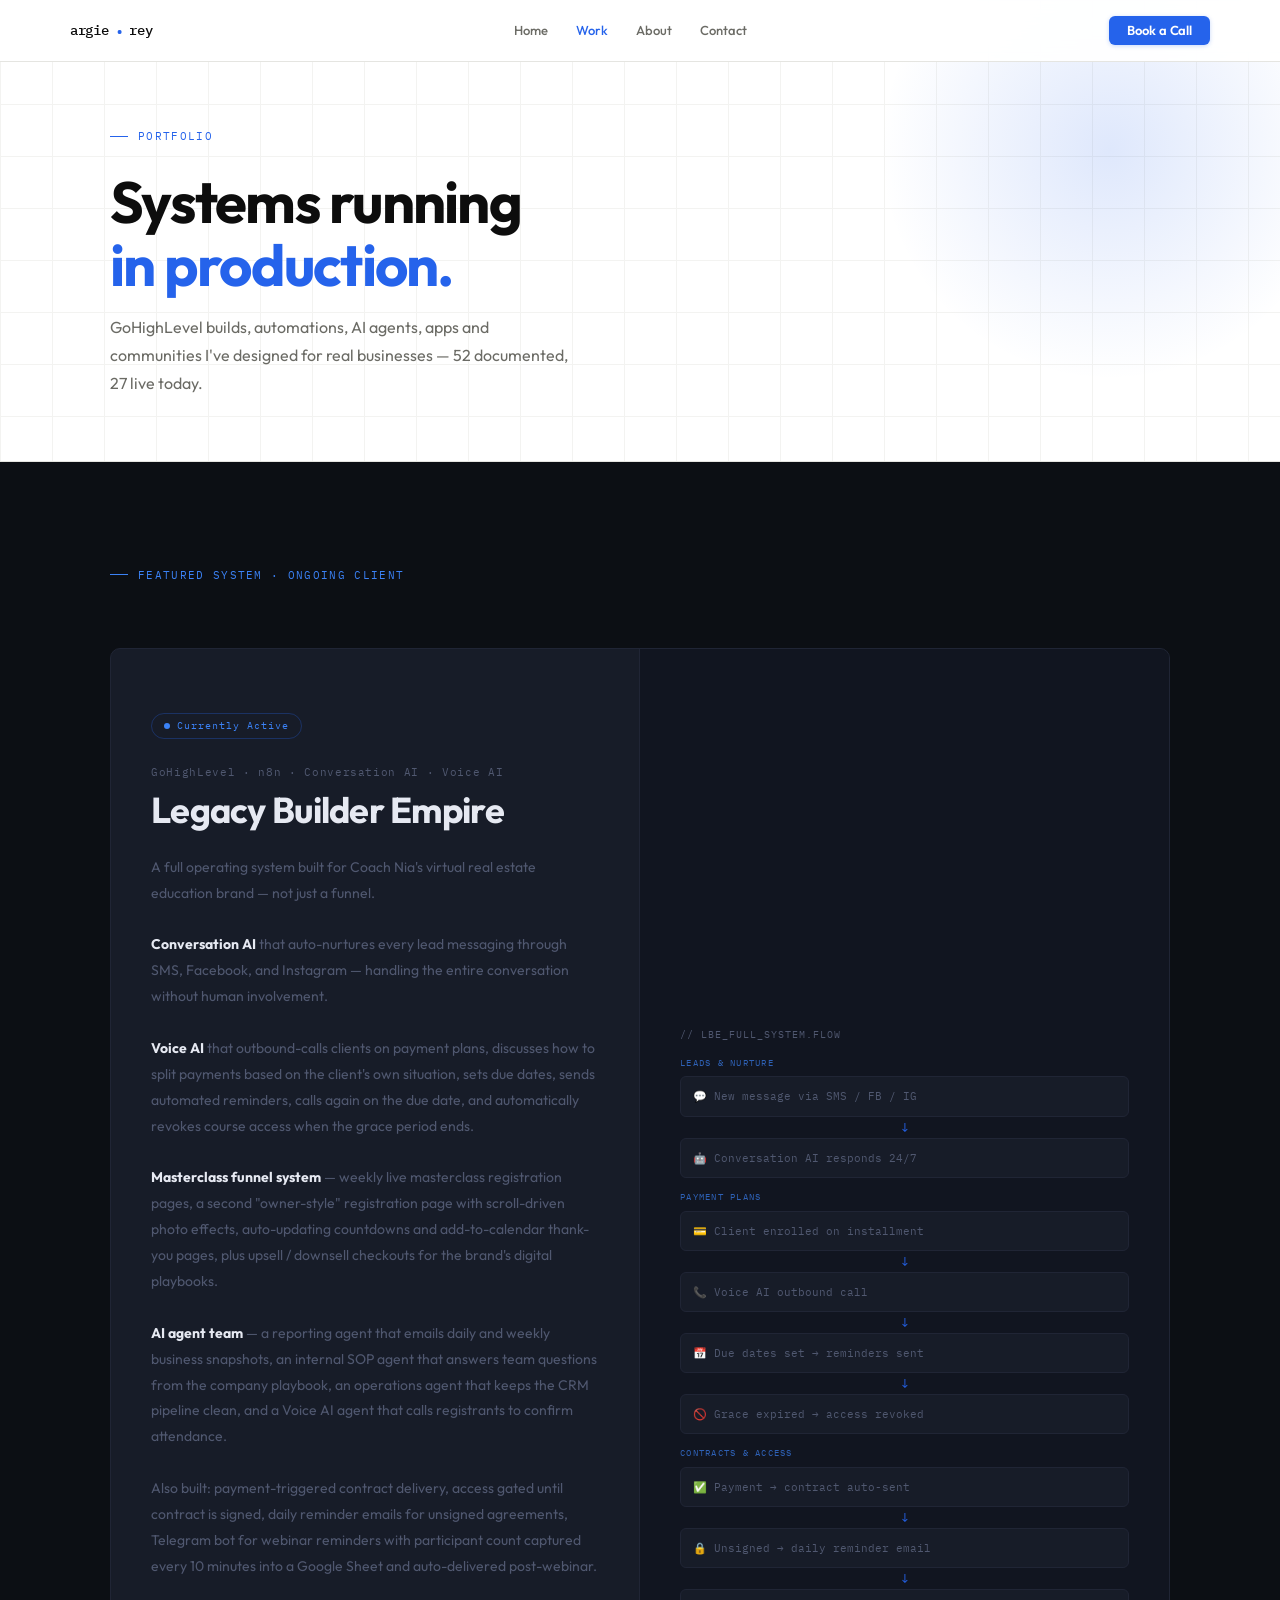
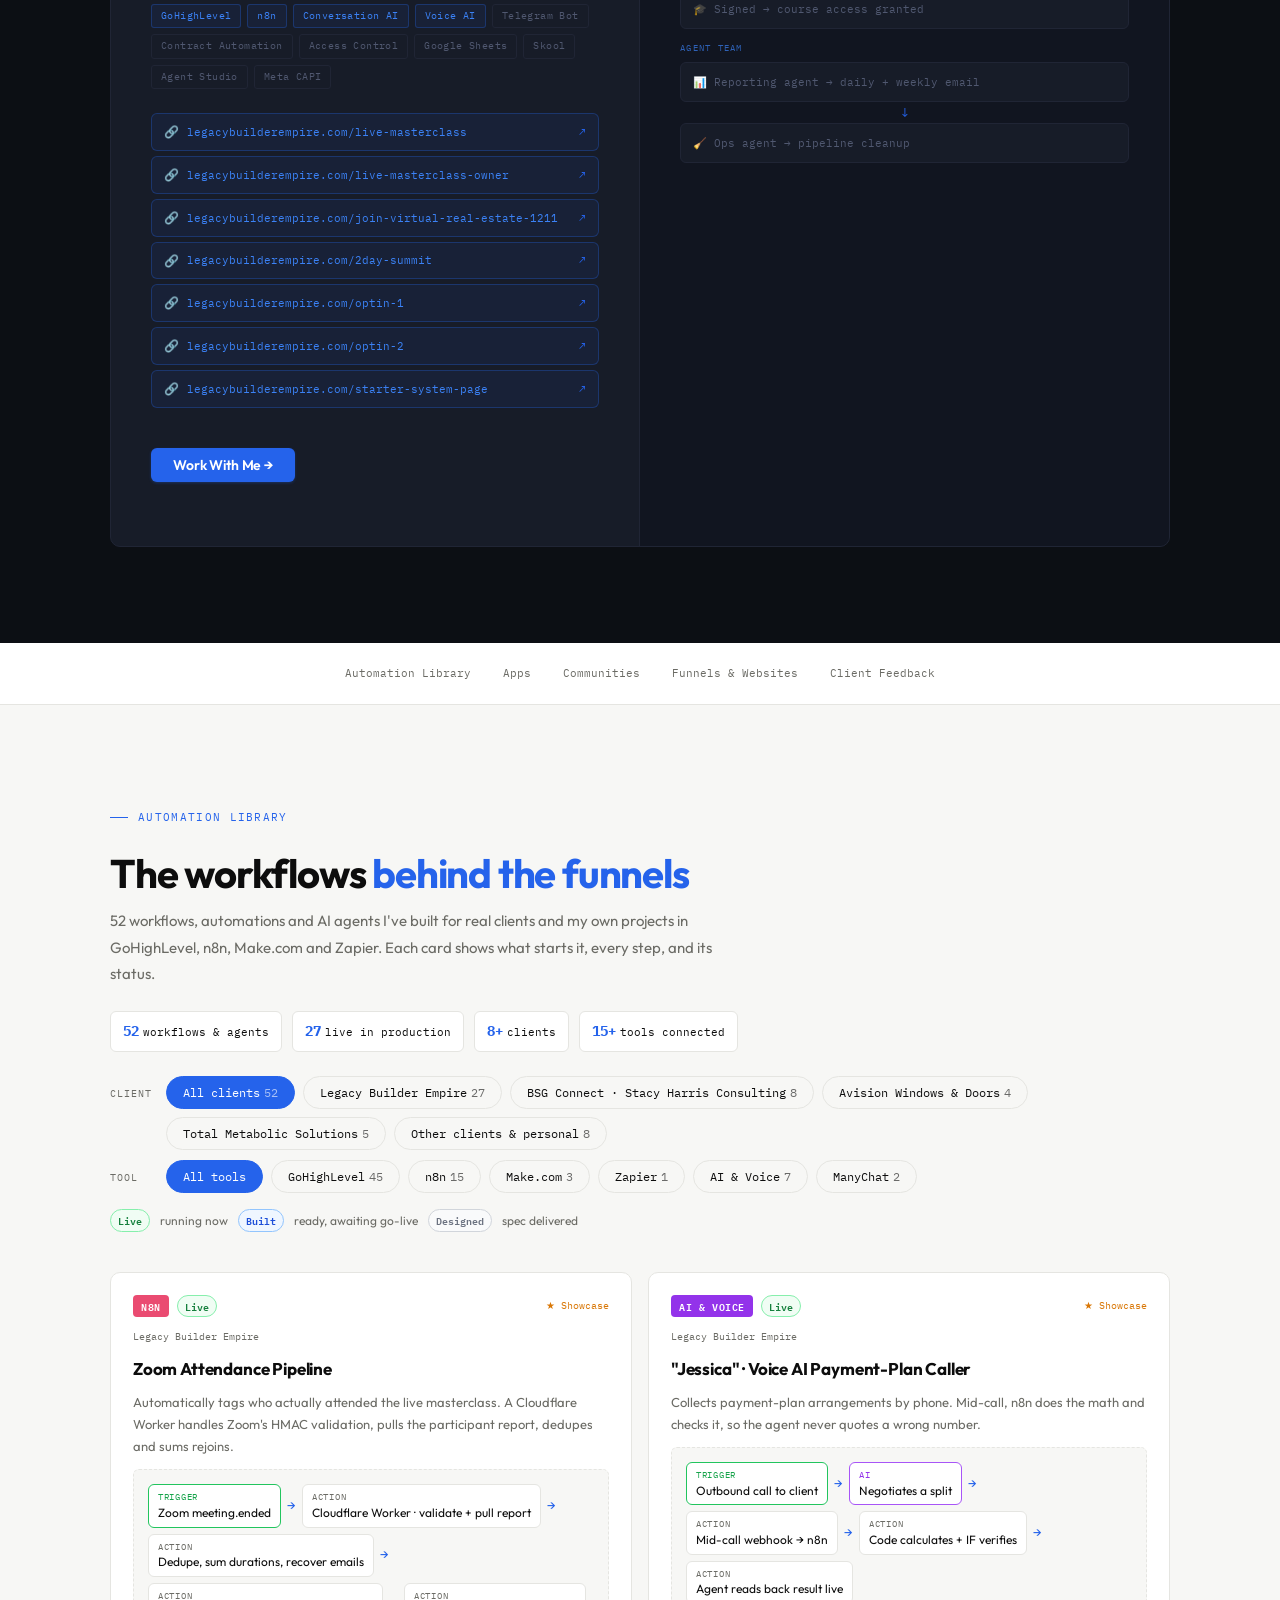
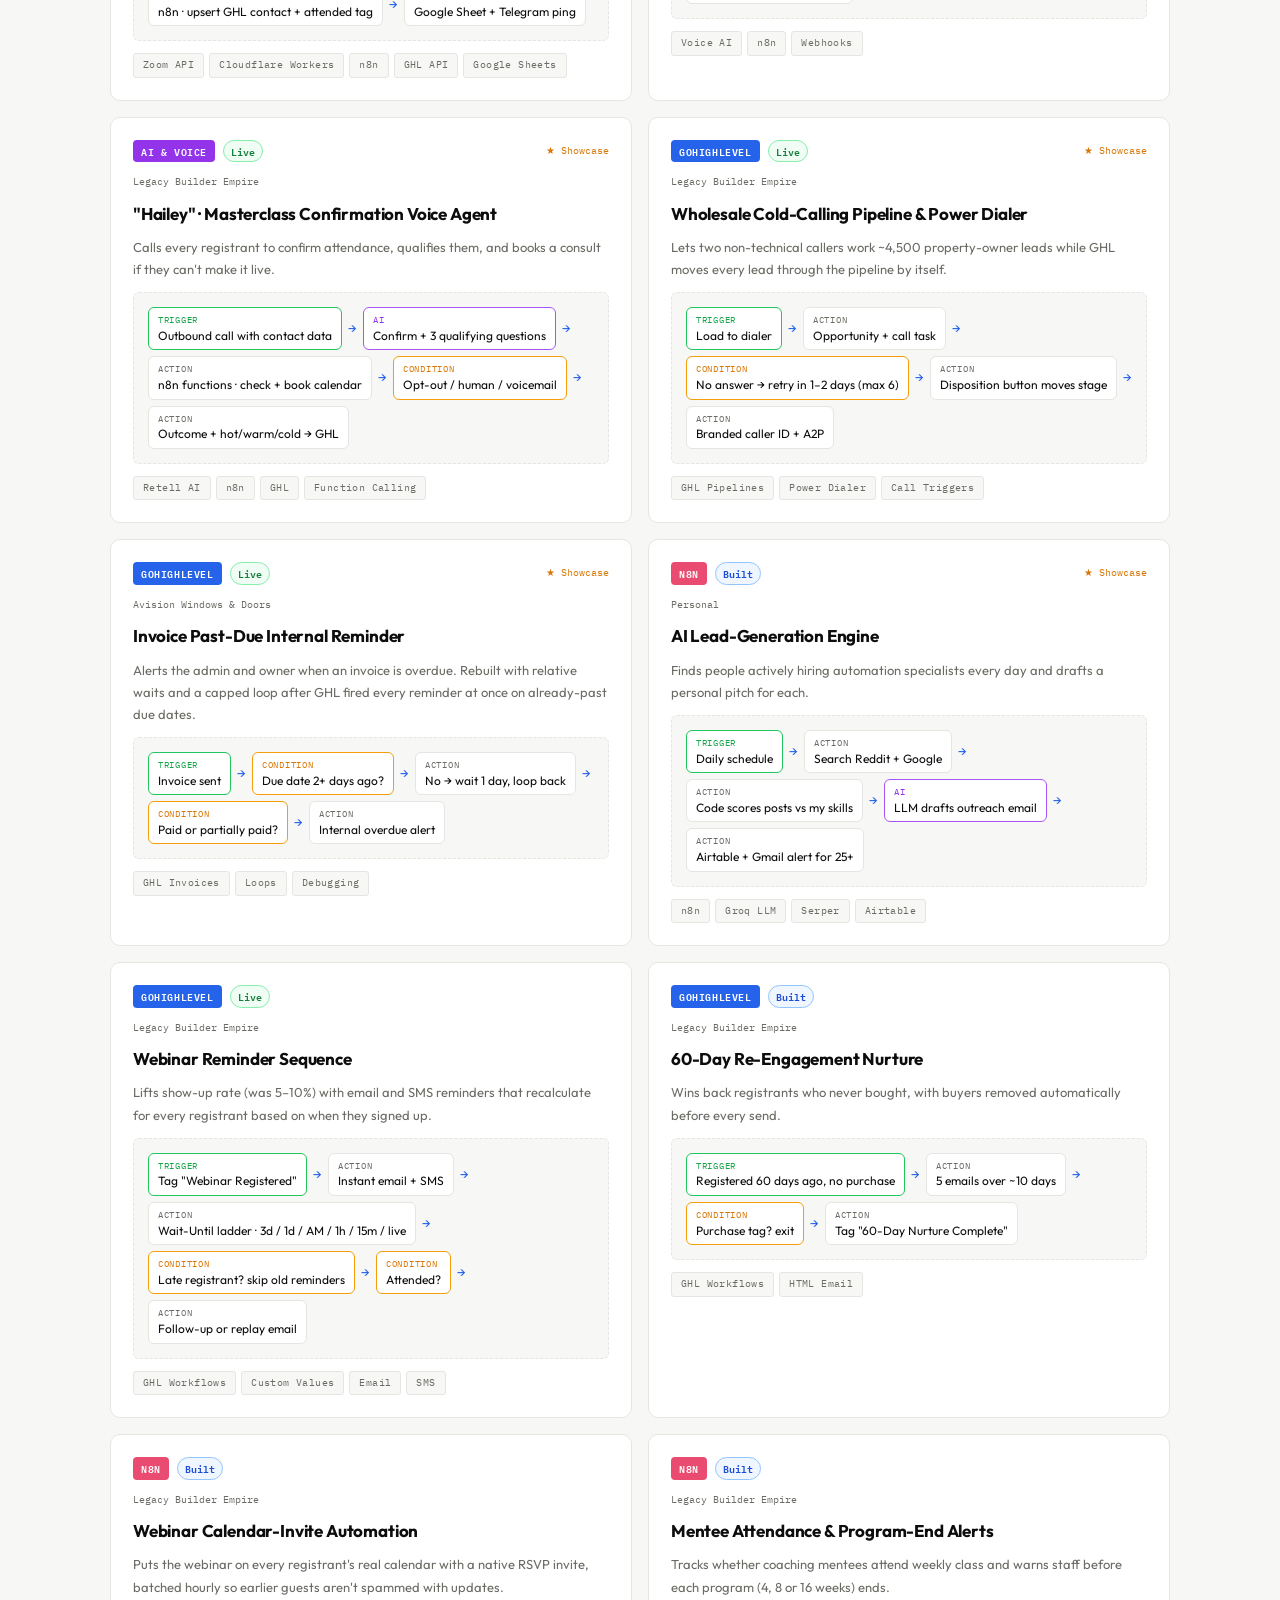
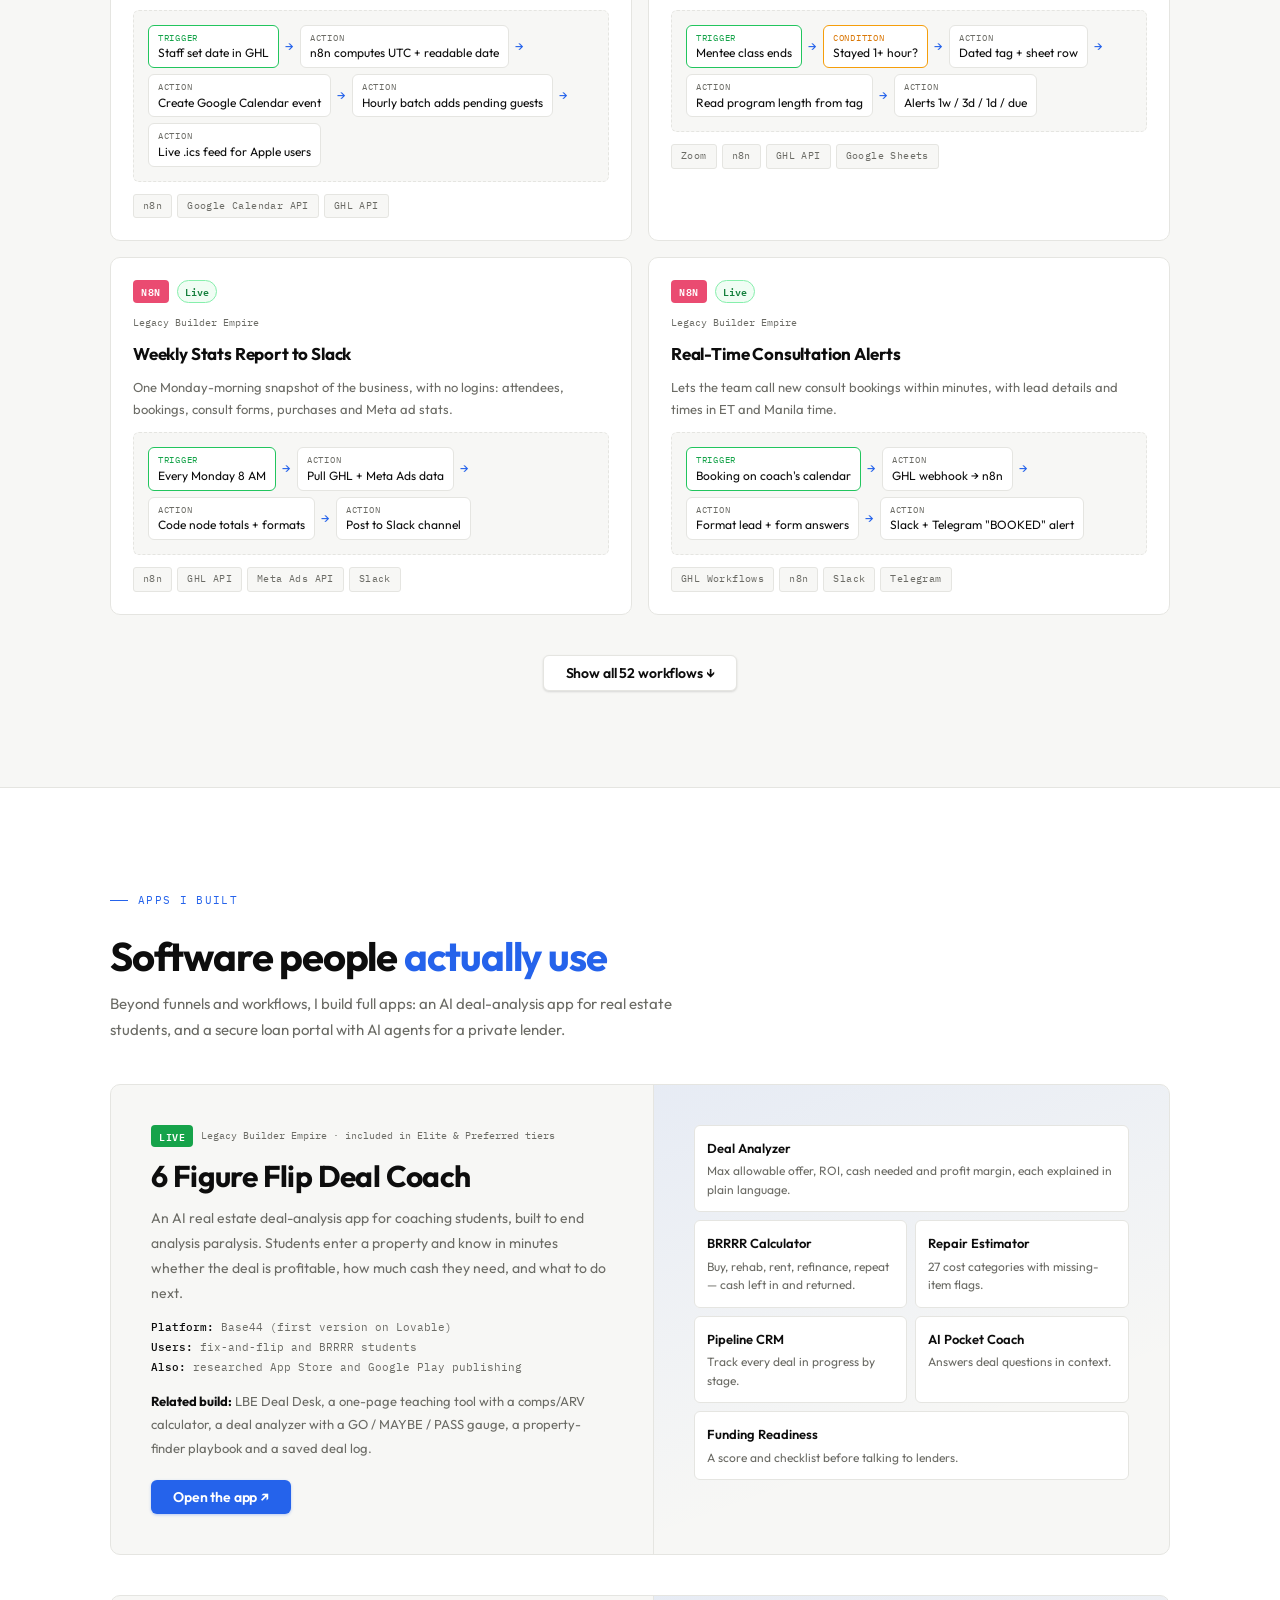
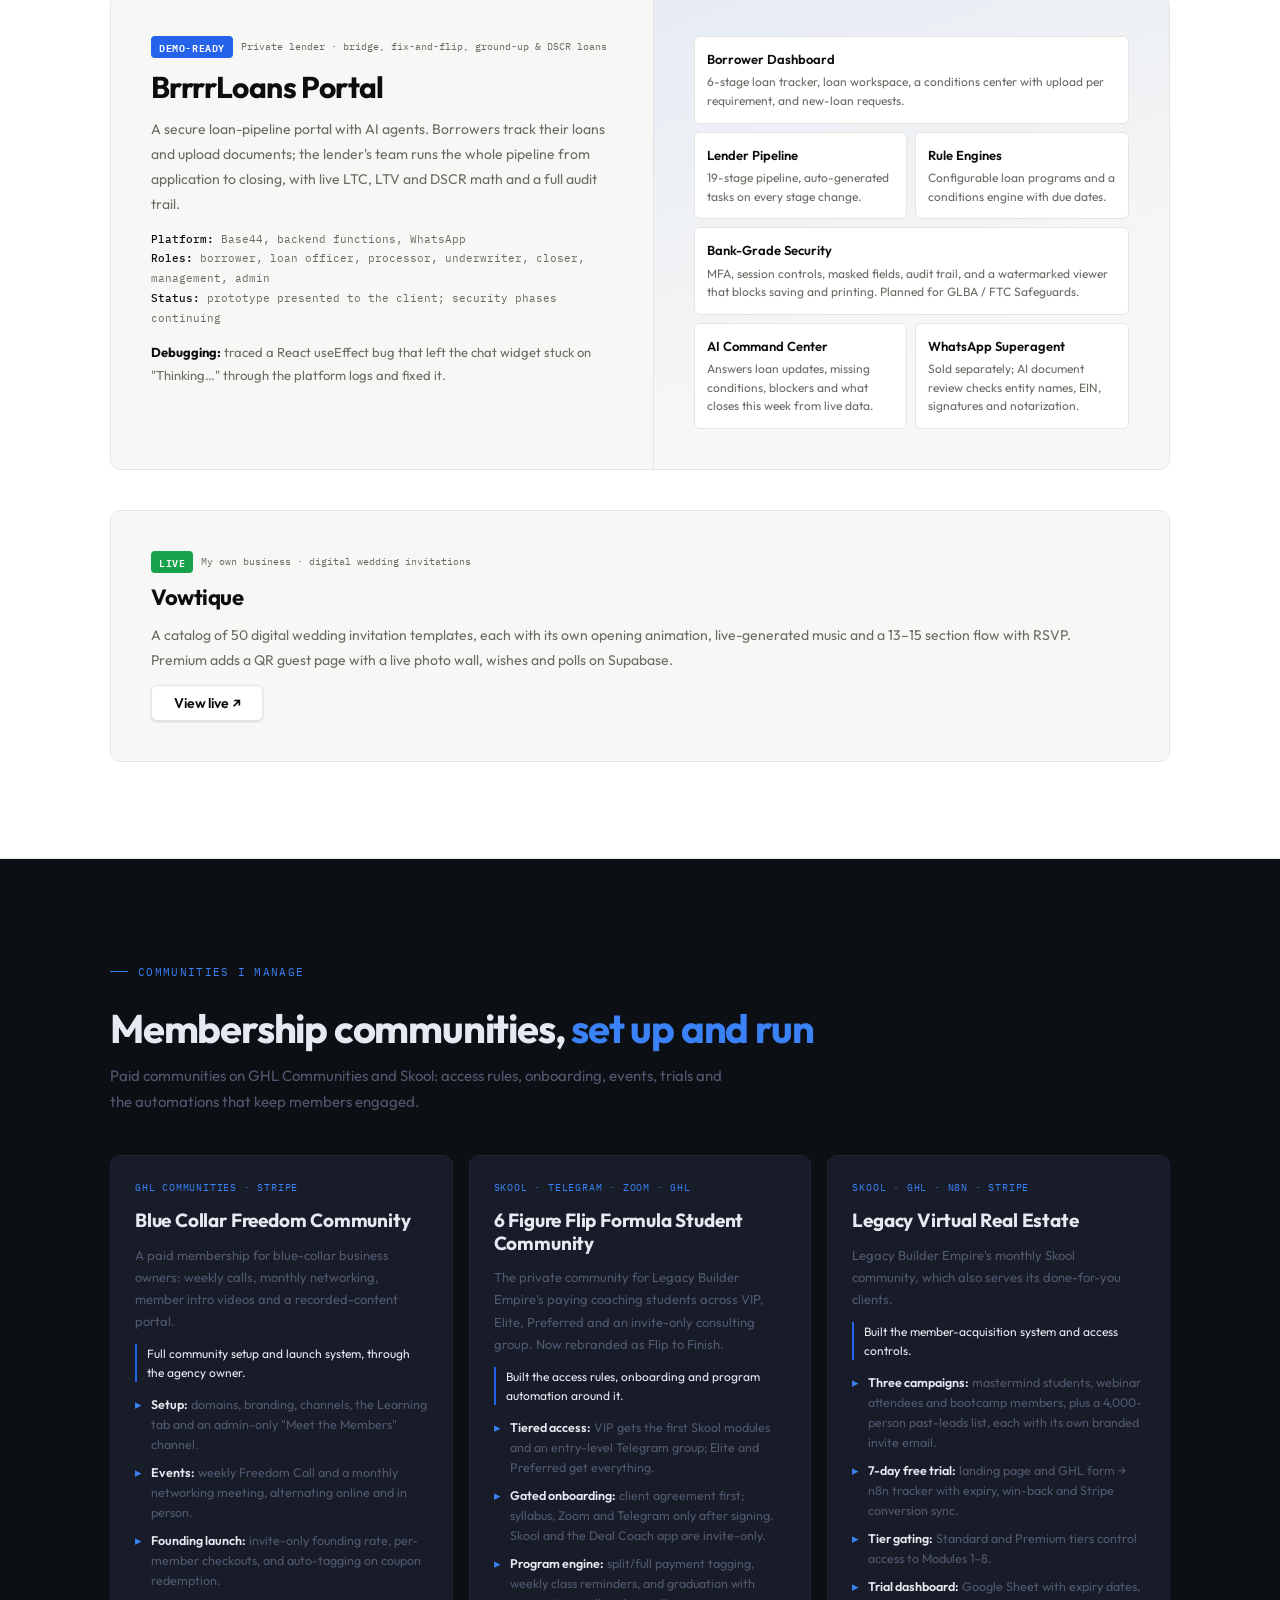
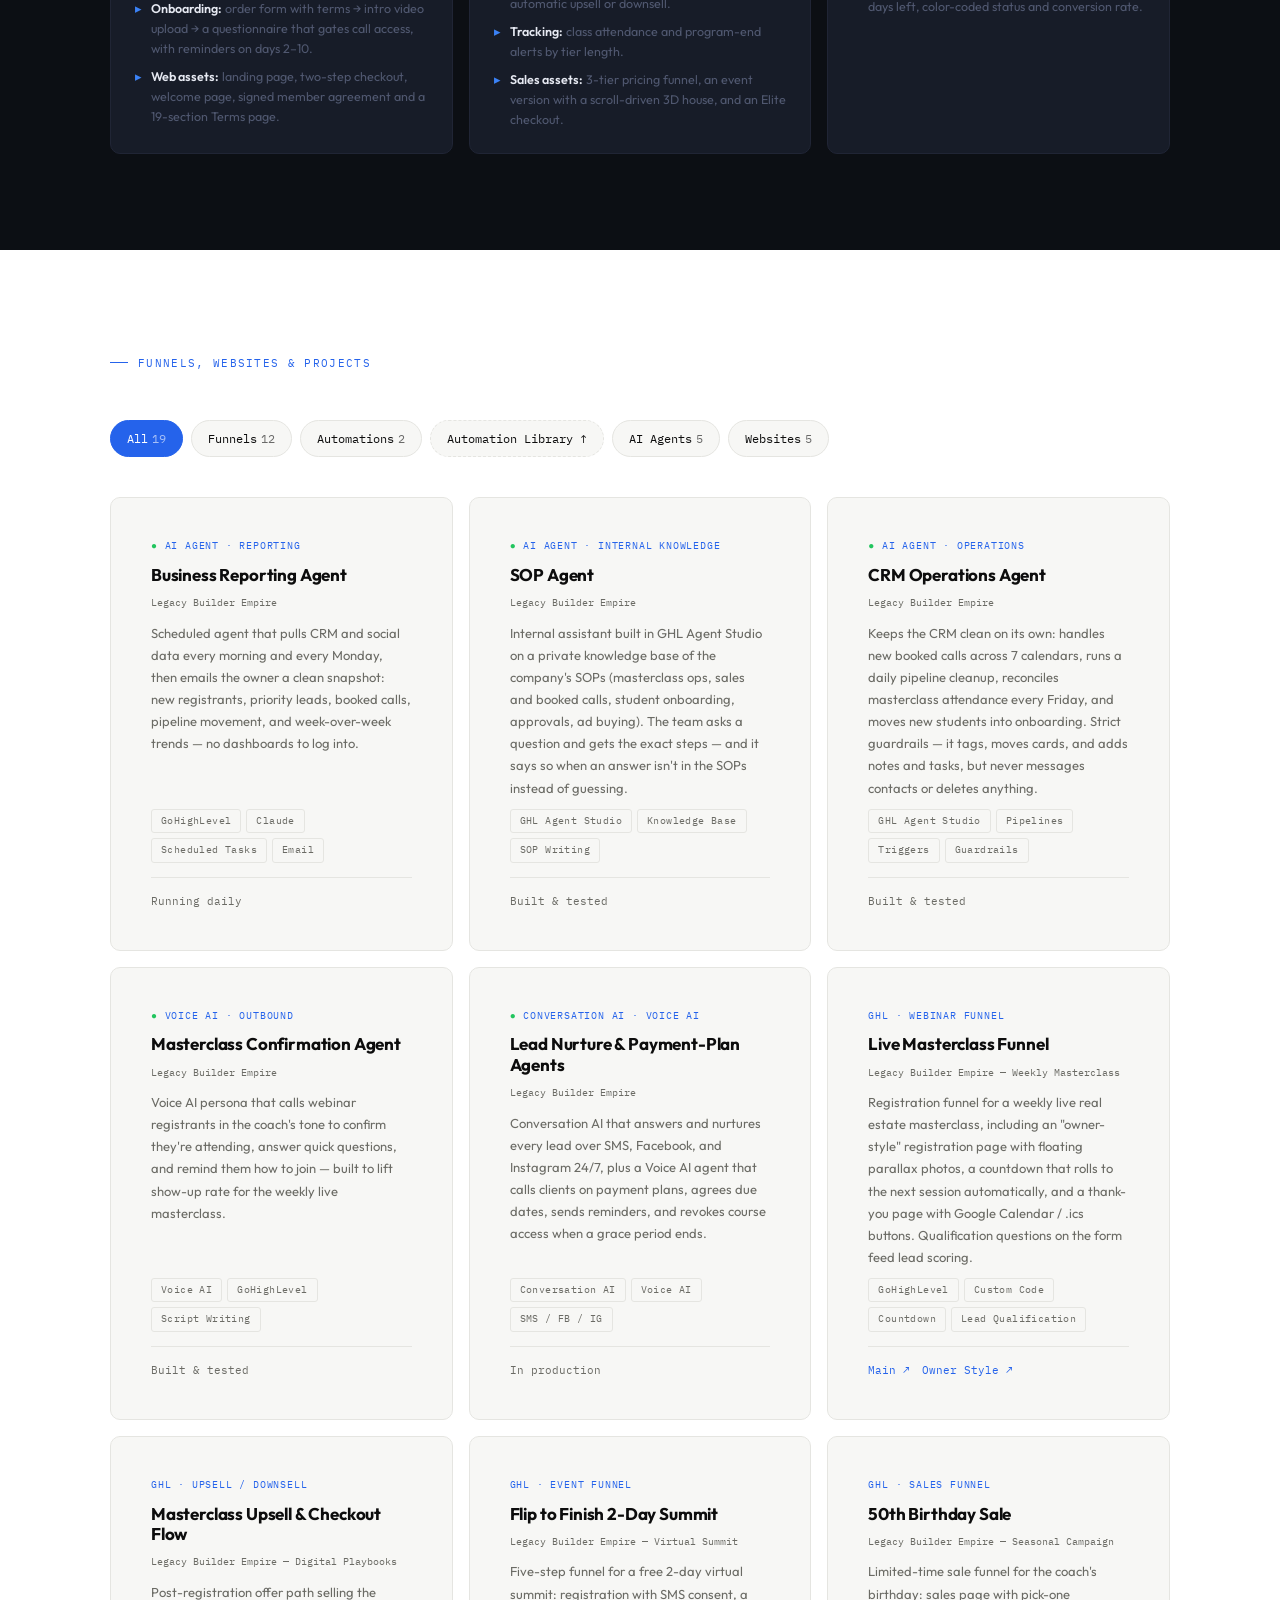
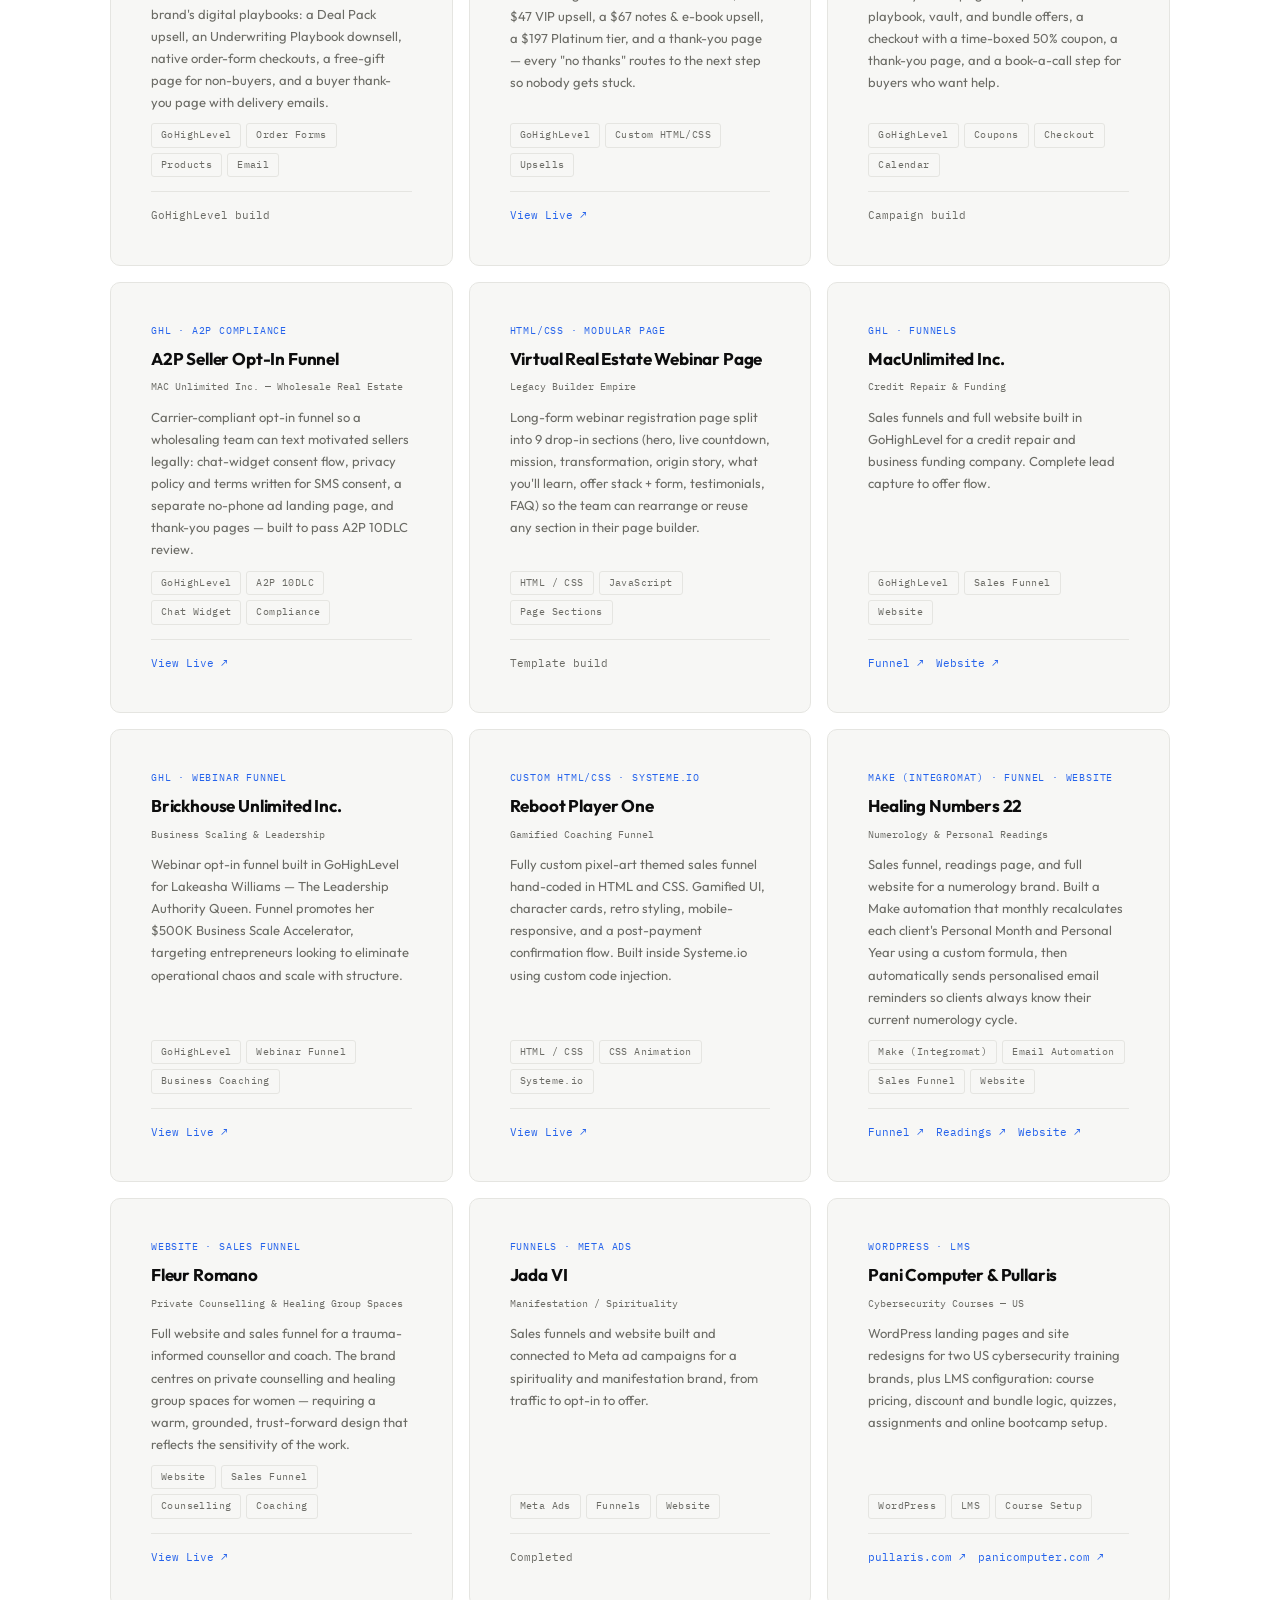
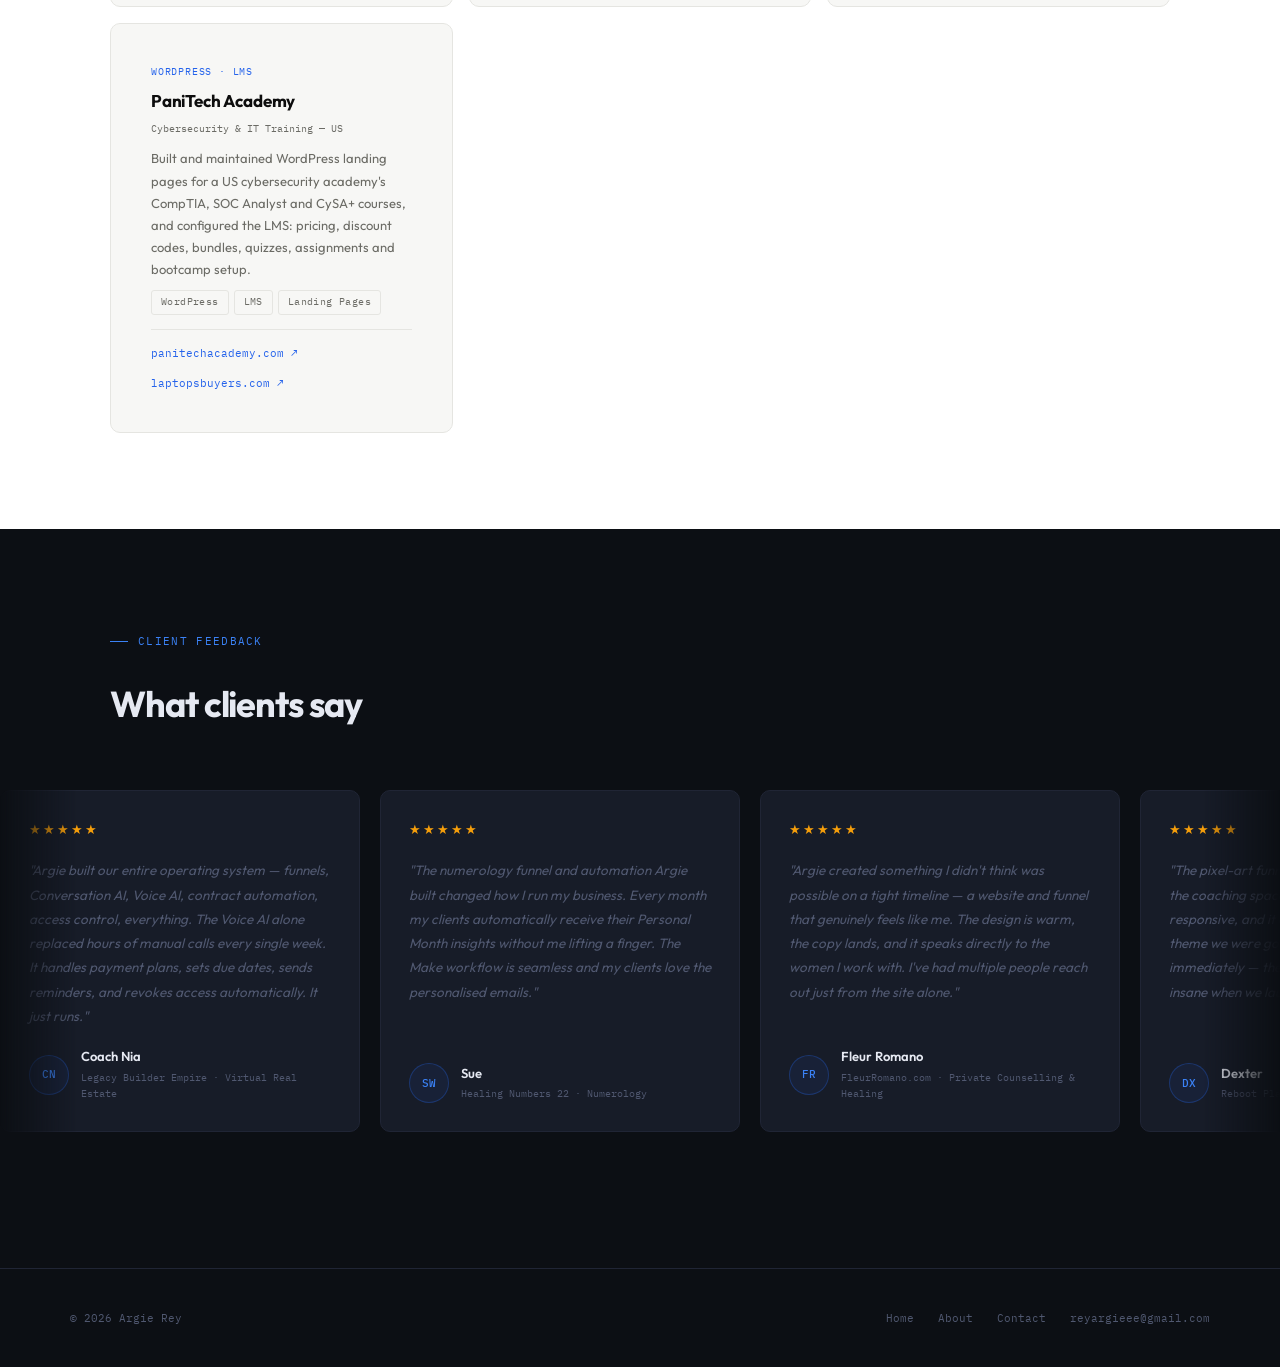
<file: work/index.html>
<!DOCTYPE html>
<html lang="en">
<head>
  <meta charset="UTF-8"/>
  <meta name="viewport" content="width=device-width, initial-scale=1.0"/>
  <title>Work — Argie Rey · GoHighLevel &amp; Automation Systems</title>
  <meta name="description" content="52 GoHighLevel, n8n, Make and Zapier workflows, AI agents, apps and communities built for real businesses."/>
  <link rel="stylesheet" href="../css/style.css"/>
  <style>
    .page-hero { background:var(--white); padding:120px 0 64px; border-bottom:1px solid var(--light-rule); position:relative; overflow:hidden; }
    .page-hero::before { content:''; position:absolute; inset:0; background-image:linear-gradient(var(--light-rule) 1px,transparent 1px),linear-gradient(90deg,var(--light-rule) 1px,transparent 1px); background-size:52px 52px; opacity:0.45; }
    .page-hero::after { content:''; position:absolute; width:500px; height:500px; border-radius:50%; background:radial-gradient(circle,var(--blue-glow) 0%,transparent 65%); top:-100px; right:-80px; }
    .ph-inner { position:relative; z-index:1; }
    .page-h1 { font-size:clamp(34px,5vw,58px); font-weight:700; letter-spacing:-0.03em; line-height:1.1; color:var(--light-text); margin-bottom:16px; }
    .page-h1 .blue { color:var(--blue); }
    .page-lead { font-size:16px; color:var(--light-muted); max-width:460px; line-height:1.75; }
    .featured-section { background:var(--dark); padding:var(--s6) 0; }

    /* FEATURED CARD — mobile first */
    .featured-card {
      display:grid;
      grid-template-columns:1fr;
      background:var(--dark-surface);
      border:1px solid var(--dark-rule);
      border-radius:var(--radius-lg);
      overflow:hidden;
      margin-top:var(--s4);
    }
    .fc-left {
      padding:24px 20px;
      display:flex;
      flex-direction:column;
    }
    .fc-right { display:none; }
    @media (min-width:900px) {
      .featured-card { grid-template-columns:1fr 1fr; }
      .fc-left { padding:var(--s5) var(--s4); border-right:1px solid var(--dark-rule); }
      .fc-right { display:flex; padding:var(--s4); background:var(--dark-mid); align-items:center; justify-content:center; }
    }

    .feat-badge { display:inline-flex; align-items:center; gap:7px; font-family:var(--f-mono); font-size:10px; letter-spacing:0.1em; color:var(--blue-lt); border:1px solid var(--blue-border); border-radius:99px; padding:4px 12px; margin-bottom:var(--s3); width:fit-content; }
    .feat-type { font-family:var(--f-mono); font-size:11px; color:var(--dark-muted); letter-spacing:0.06em; margin-bottom:8px; }
    .feat-title { font-size:clamp(22px,3vw,36px); font-weight:700; letter-spacing:-0.02em; color:var(--dark-text); line-height:1.15; margin-bottom:var(--s3); }
    .feat-desc { font-size:14px; color:var(--dark-muted); line-height:1.85; margin-bottom:var(--s3); flex:1; }
    .feat-desc strong { color:var(--dark-text); }
    .feat-tags { display:flex; flex-wrap:wrap; gap:6px; margin-bottom:var(--s3); }
    .feat-links { display:flex; flex-direction:column; gap:5px; margin-bottom:var(--s4); }
    .feat-link { display:flex; align-items:center; gap:8px; font-family:var(--f-mono); font-size:11px; color:var(--blue-lt); padding:8px 12px; background:var(--blue-tint); border:1px solid var(--blue-border); border-radius:var(--radius); transition:background 0.15s; text-decoration:none; }
    .feat-link:hover { background:rgba(37,99,235,0.18); }
    .feat-link .fl-icon { font-size:12px; }
    .feat-link .fl-label { flex:1; overflow:hidden; text-overflow:ellipsis; white-space:nowrap; }
    .feat-link .fl-arr { color:var(--blue); flex-shrink:0; }
    .flow-viz { width:100%; font-family:var(--f-mono); font-size:11px; }
    .fv-header { font-size:10px; color:var(--dark-muted); letter-spacing:0.1em; text-transform:uppercase; margin-bottom:12px; }
    .fv-node { display:flex; align-items:center; gap:10px; background:var(--dark-surface); border:1px solid var(--dark-rule); border-radius:var(--radius); padding:10px 12px; margin-bottom:4px; color:var(--dark-muted); transition:border-color 0.2s,color 0.2s; font-size:11px; }
    .fv-node:hover { border-color:var(--blue); color:var(--dark-text); }
    .fv-arr { text-align:center; color:var(--blue); font-size:13px; line-height:1; margin:1px 0 4px; }
    .fv-sep { font-size:9px; letter-spacing:0.14em; text-transform:uppercase; color:var(--blue-lt); margin:12px 0 6px; opacity:0.7; }
    .projects-section { background:var(--white); padding:var(--s6) 0; }
    .projects-grid { display:grid; grid-template-columns:repeat(3,1fr); gap:16px; margin-top:var(--s4); }
    .proj-card { background:var(--off-white); border:1px solid var(--light-rule); border-radius:var(--radius-lg); padding:var(--s4); display:flex; flex-direction:column; gap:10px; transition:border-color 0.2s,box-shadow 0.2s,transform 0.2s; }
    .proj-card:hover { border-color:var(--blue); box-shadow:var(--shadow-blue); transform:translateY(-2px); }
    .proj-type { font-family:var(--f-mono); font-size:10px; color:var(--blue); letter-spacing:0.08em; text-transform:uppercase; }
    .proj-title { font-size:17px; font-weight:700; color:var(--light-text); line-height:1.2; letter-spacing:-0.01em; }
    .proj-client { font-family:var(--f-mono); font-size:10px; color:var(--light-muted); }
    .proj-desc { font-size:13px; color:var(--light-muted); line-height:1.7; flex:1; }
    .proj-tags { display:flex; flex-wrap:wrap; gap:5px; }
    .proj-footer { display:flex; align-items:center; gap:12px; margin-top:4px; padding-top:14px; border-top:1px solid var(--light-rule); flex-wrap:wrap; }
    .proj-link { font-family:var(--f-mono); font-size:11px; color:var(--blue); display:inline-flex; align-items:center; gap:5px; transition:gap 0.15s; text-decoration:none; }
    .proj-card:hover .proj-link { gap:8px; }
    .proj-link.muted { color:var(--light-muted); cursor:default; }
    .filter-bar { display:flex; flex-wrap:wrap; gap:8px; margin-top:var(--s3); }
    .filter-btn { font-family:var(--f-mono); font-size:12px; color:var(--light-text); background:var(--off-white); border:1px solid var(--light-rule); border-radius:99px; padding:8px 16px; cursor:pointer; transition:border-color .15s,color .15s,background .15s; }
    .filter-btn:hover { border-color:var(--blue); color:var(--blue); }
    .filter-btn.on { background:var(--blue); border-color:var(--blue); color:#fff; }
    .filter-btn .fc { opacity:.6; margin-left:4px; }
    .proj-card.hide { display:none; }
    .proj-card.is-app { background:linear-gradient(160deg,var(--blue-tint),var(--off-white) 55%); border-color:var(--blue-border); }
    .proj-card.is-agent .proj-type::before { content:'● '; color:#22c55e; }
    .proj-status { font-family:var(--f-mono); font-size:10px; color:var(--light-muted); }
    .lib-section { background:var(--off-white); padding:var(--s6) 0; border-bottom:1px solid var(--light-rule); }
    .lib-h2 { font-size:clamp(24px,3.2vw,40px); font-weight:700; letter-spacing:-0.03em; line-height:1.15; color:var(--light-text); }
    .lib-h2 .blue { color:var(--blue); }
    .lib-lead { font-size:15px; color:var(--light-muted); line-height:1.75; max-width:620px; margin-top:12px; }
    .lib-stats { display:flex; flex-wrap:wrap; gap:10px; margin-top:var(--s3); }
    .lib-stat { font-family:var(--f-mono); font-size:11px; color:var(--light-text); background:var(--white); border:1px solid var(--light-rule); border-radius:var(--radius); padding:8px 12px; }
    .lib-stat b { color:var(--blue); font-size:14px; margin-right:4px; }
    .lib-grid { display:grid; grid-template-columns:repeat(2,minmax(0,1fr)); gap:16px; margin-top:var(--s4); }
    .wf { background:var(--white); border:1px solid var(--light-rule); border-radius:var(--radius-lg); padding:22px; display:flex; flex-direction:column; gap:12px; transition:border-color .2s, box-shadow .2s; }
    .wf:hover { border-color:var(--blue); box-shadow:var(--shadow-blue); }
    .wf.hide { display:none; }
    .wf-head { display:flex; align-items:center; gap:8px; flex-wrap:wrap; }
    .plat { font-family:var(--f-mono); font-size:10px; font-weight:600; letter-spacing:.06em; text-transform:uppercase; padding:3px 8px; border-radius:4px; color:#fff; }
    .plat.ghl { background:#2563eb; } .plat.n8n { background:#ea4b71; } .plat.make { background:#6d28d9; } .plat.zap { background:#ff4f00; }
    .wf-client { font-family:var(--f-mono); font-size:10px; color:var(--light-muted); }
    .wf-title { font-size:17px; font-weight:700; color:var(--light-text); letter-spacing:-0.01em; line-height:1.25; }
    .wf-desc { font-size:13px; color:var(--light-muted); line-height:1.7; }
    .flow { display:flex; flex-wrap:wrap; align-items:center; gap:6px; padding:14px; background:var(--off-white); border:1px dashed var(--light-rule); border-radius:var(--radius); }
    .nd { display:inline-flex; flex-direction:column; gap:2px; font-size:12px; color:var(--light-text); background:var(--white); border:1px solid var(--light-rule); border-radius:6px; padding:6px 9px; line-height:1.3; max-width:100%; }
    .nd i { font-style:normal; font-family:var(--f-mono); font-size:9px; letter-spacing:.08em; text-transform:uppercase; color:var(--light-muted); }
    .nd.t { border-color:#22c55e; } .nd.t i { color:#16a34a; }
    .nd.ai { border-color:#a855f7; } .nd.ai i { color:#9333ea; }
    .nd.if { border-color:#f59e0b; } .nd.if i { color:#d97706; }
    .ar { color:var(--blue); font-size:13px; }
    .wf-tags { display:flex; flex-wrap:wrap; gap:5px; }
    .lib-filters { display:flex; flex-direction:column; gap:10px; margin-top:var(--s3); }
    .lib-row { display:flex; gap:12px; align-items:flex-start; }
    .lib-row .filter-bar { margin-top:0; }
    .lib-lbl { font-family:var(--f-mono); font-size:10px; letter-spacing:.1em; text-transform:uppercase; color:var(--light-muted); min-width:44px; padding-top:10px; }
    .lib-legend { font-size:12px; color:var(--light-muted); margin-top:16px; display:flex; flex-wrap:wrap; gap:6px 10px; align-items:center; }
    .st { font-family:var(--f-mono); font-size:10px; font-weight:600; padding:2px 7px; border-radius:99px; border:1px solid; }
    .st.live { color:#15803d; border-color:#86efac; background:#f0fdf4; }
    .st.built { color:#1d4ed8; border-color:#93c5fd; background:#eff6ff; }
    .st.prog { color:#b45309; border-color:#fcd34d; background:#fffbeb; }
    .st.designed { color:#6b7280; border-color:#d1d5db; background:#f9fafb; }
    .star { font-family:var(--f-mono); font-size:10px; color:#d97706; margin-left:auto; }
    .plat.ai { background:#9333ea; } .plat.mc { background:#0084ff; } .plat.cf { background:#f38020; }
    .lib-more { text-align:center; margin-top:var(--s4); }
    @media (max-width:640px) { .lib-row { flex-direction:column; gap:4px; } .lib-lbl { padding-top:0; } }
    @media (max-width:960px) { .lib-grid { grid-template-columns:1fr; } }
    .jump { background:var(--white); border-bottom:1px solid var(--light-rule); position:sticky; top:62px; z-index:20; }
    .jump-inner { max-width:var(--max); margin:0 auto; padding:10px var(--s4); display:flex; gap:6px; overflow-x:auto; scrollbar-width:none; }
    .jump a { font-family:var(--f-mono); font-size:11px; color:var(--light-muted); padding:6px 12px; border-radius:99px; white-space:nowrap; text-decoration:none; border:1px solid transparent; }
    .jump a:hover { color:var(--blue); border-color:var(--blue-border); }
    .apps-section { background:var(--white); padding:var(--s6) 0; border-bottom:1px solid var(--light-rule); }
    .sec-h2 { font-size:clamp(24px,3.2vw,40px); font-weight:700; letter-spacing:-0.03em; line-height:1.15; color:var(--light-text); }
    .sec-h2 .blue { color:var(--blue); }
    .dark-section .sec-h2 { color:var(--dark-text); }
    .sec-lead { font-size:15px; color:var(--light-muted); line-height:1.75; max-width:620px; margin-top:12px; }
    .dark-section .sec-lead { color:var(--dark-muted); }
    .app { display:grid; grid-template-columns:1.05fr 1fr; gap:0; border:1px solid var(--light-rule); border-radius:var(--radius-lg); overflow:hidden; margin-top:var(--s4); background:var(--off-white); }
    .app-l { padding:var(--s4); display:flex; flex-direction:column; gap:12px; }
    .app-r { padding:var(--s4); background:linear-gradient(160deg,var(--blue-tint),transparent 70%); border-left:1px solid var(--light-rule); }
    .app-kicker { display:flex; gap:8px; flex-wrap:wrap; align-items:center; }
    .app-title { font-size:clamp(22px,2.6vw,30px); font-weight:700; letter-spacing:-0.02em; color:var(--light-text); line-height:1.15; }
    .app-desc { font-size:14px; color:var(--light-muted); line-height:1.8; }
    .app-meta { font-family:var(--f-mono); font-size:11px; color:var(--light-muted); line-height:1.8; }
    .app-meta b { color:var(--light-text); font-weight:500; }
    .feat-grid { display:grid; grid-template-columns:1fr 1fr; gap:8px; }
    .fg { background:var(--white); border:1px solid var(--light-rule); border-radius:var(--radius); padding:12px; }
    .fg-h { font-size:13px; font-weight:600; color:var(--light-text); margin-bottom:3px; }
    .fg-d { font-size:12px; color:var(--light-muted); line-height:1.55; }
    .fg.wide { grid-column:1 / -1; }
    .app-actions { display:flex; gap:10px; flex-wrap:wrap; margin-top:auto; padding-top:8px; }
    .app.small { grid-template-columns:1fr; }
    .comm-section { background:var(--dark); padding:var(--s6) 0; }
    .comm-grid { display:grid; grid-template-columns:repeat(3,minmax(0,1fr)); gap:16px; margin-top:var(--s4); }
    .comm { background:var(--dark-surface); border:1px solid var(--dark-rule); border-radius:var(--radius-lg); padding:24px; display:flex; flex-direction:column; gap:12px; transition:border-color .2s; }
    .comm:hover { border-color:var(--blue); }
    .comm-plat { font-family:var(--f-mono); font-size:10px; letter-spacing:.08em; text-transform:uppercase; color:var(--blue-lt); }
    .comm-title { font-size:19px; font-weight:700; color:var(--dark-text); line-height:1.2; letter-spacing:-0.01em; }
    .comm-what { font-size:13px; color:var(--dark-muted); line-height:1.7; }
    .comm-role { font-size:12px; color:var(--dark-text); border-left:2px solid var(--blue); padding-left:10px; line-height:1.6; }
    .comm ul { list-style:none; padding:0; margin:0; display:flex; flex-direction:column; gap:8px; }
    .comm li { font-size:12.5px; color:var(--dark-muted); line-height:1.6; padding-left:16px; position:relative; }
    .comm li::before { content:'▸'; position:absolute; left:0; color:var(--blue-lt); }
    .comm li b { color:var(--dark-text); font-weight:600; }
    @media (max-width:960px) { .app { grid-template-columns:1fr; } .app-r { border-left:none; border-top:1px solid var(--light-rule); } .comm-grid { grid-template-columns:1fr; } }
    @media (max-width:520px) { .feat-grid { grid-template-columns:1fr; } }
    .testi-section { background:var(--dark); padding:var(--s6) 0; }

    /* CAROUSEL */
    .carousel-outer {
      overflow: hidden;
      padding: 8px 0 40px;
      mask-image: linear-gradient(to right, transparent 0%, black 6%, black 94%, transparent 100%);
      -webkit-mask-image: linear-gradient(to right, transparent 0%, black 6%, black 94%, transparent 100%);
    }
    .carousel-track {
      display: flex;
      gap: 20px;
      width: max-content;
      animation: scroll-cards 38s linear infinite;
    }
    .carousel-track:hover { animation-play-state: paused; }
    @keyframes scroll-cards {
      from { transform: translateX(0); }
      to   { transform: translateX(-50%); }
    }
    .tc {
      width: 360px; flex-shrink: 0;
      background: var(--dark-surface);
      border: 1px solid var(--dark-rule);
      border-radius: var(--radius-lg);
      padding: 28px;
      display: flex; flex-direction: column; gap: 18px;
      transition: border-color 0.2s, transform 0.2s, box-shadow 0.2s;
      cursor: default;
    }
    .tc:hover { border-color: var(--blue); transform: translateY(-4px); box-shadow: 0 12px 32px rgba(37,99,235,0.15); }
    .tc-stars { color: #f59e0b; font-size: 13px; letter-spacing: 2px; }
    .tc-text { font-size: 13.5px; color: var(--dark-muted); line-height: 1.8; font-style: italic; flex: 1; }
    .tc-footer { display: flex; align-items: center; gap: 12px; }
    .tc-avatar {
      width: 40px; height: 40px; border-radius: 50%;
      background: var(--blue-tint); border: 1px solid var(--blue-border);
      display: flex; align-items: center; justify-content: center;
      font-family: var(--f-mono); font-size: 11px; font-weight: 500;
      color: var(--blue-lt); flex-shrink: 0;
    }
    .tc-name { font-size: 13px; font-weight: 600; color: var(--dark-text); }
    .tc-role { font-family: var(--f-mono); font-size: 10px; color: var(--dark-muted); margin-top: 2px; }
    .testi-text { font-size:14px; color:var(--dark-muted); line-height:1.8; font-style:italic; flex:1; border-left:2px solid var(--blue); padding-left:16px; }
    .testi-name { font-size:13px; font-weight:600; color:var(--dark-text); }
    .testi-role { font-family:var(--f-mono); font-size:10px; color:var(--dark-muted); margin-top:2px; }
    @media (max-width:960px) {
      .projects-grid { grid-template-columns:1fr; }
      .testi-grid { grid-template-columns:1fr; }
    }
  </style>
</head>
<body>
<nav>
  <div class="nav-inner">
    <a href="/" class="nav-logo">argie<span class="dot">·</span>rey</a>
    <ul class="nav-links">
      <li><a href="/">Home</a></li>
      <li><a href="/work/" class="active">Work</a></li>
      <li><a href="/about/">About</a></li>
      <li><a href="/contact/">Contact</a></li>
    </ul>
    <a href="/contact/" class="btn btn-nav">Book a Call</a>
  </div>
</nav>
<main>
  <section class="page-hero">
    <div class="container ph-inner">
      <div class="eyebrow">Portfolio</div>
      <h1 class="page-h1">Systems running<br><span class="blue">in production.</span></h1>
      <p class="page-lead">GoHighLevel builds, automations, AI agents, apps and communities I've designed for real businesses — 52 documented, 27 live today.</p>
    </div>
  </section>

  <section class="featured-section dark-section">
    <div class="container">
      <div class="eyebrow">Featured System · Ongoing Client</div>
      <div class="featured-card">
        <div class="fc-left">
          <div class="feat-badge"><span style="width:6px;height:6px;border-radius:50%;background:var(--blue-lt);display:inline-block;"></span>Currently Active</div>
          <div class="feat-type">GoHighLevel · n8n · Conversation AI · Voice AI</div>
          <h2 class="feat-title">Legacy Builder Empire</h2>
          <p class="feat-desc">
            A full operating system built for Coach Nia's virtual real estate education brand — not just a funnel.
            <br><br>
            <strong>Conversation AI</strong> that auto-nurtures every lead messaging through SMS, Facebook, and Instagram — handling the entire conversation without human involvement.
            <br><br>
            <strong>Voice AI</strong> that outbound-calls clients on payment plans, discusses how to split payments based on the client's own situation, sets due dates, sends automated reminders, calls again on the due date, and automatically revokes course access when the grace period ends.
            <br><br>
            <strong>Masterclass funnel system</strong> — weekly live masterclass registration pages, a second "owner-style" registration page with scroll-driven photo effects, auto-updating countdowns and add-to-calendar thank-you pages, plus upsell / downsell checkouts for the brand's digital playbooks.
            <br><br>
            <strong>AI agent team</strong> — a reporting agent that emails daily and weekly business snapshots, an internal SOP agent that answers team questions from the company playbook, an operations agent that keeps the CRM pipeline clean, and a Voice AI agent that calls registrants to confirm attendance.
            <br><br>
            Also built: payment-triggered contract delivery, access gated until contract is signed, daily reminder emails for unsigned agreements, Telegram bot for webinar reminders with participant count captured every 10 minutes into a Google Sheet and auto-delivered post-webinar.
          </p>
          <div class="feat-tags">
            <span class="tag tag-blue">GoHighLevel</span>
            <span class="tag tag-blue">n8n</span>
            <span class="tag tag-blue">Conversation AI</span>
            <span class="tag tag-blue">Voice AI</span>
            <span class="tag">Telegram Bot</span>
            <span class="tag">Contract Automation</span>
            <span class="tag">Access Control</span>
            <span class="tag">Google Sheets</span>
            <span class="tag">Skool</span>
            <span class="tag">Agent Studio</span>
            <span class="tag">Meta CAPI</span>
          </div>
          <div class="feat-links">
            <a href="https://legacybuilderempire.com/live-masterclass" target="_blank" rel="noopener" class="feat-link"><span class="fl-icon">🔗</span><span class="fl-label">legacybuilderempire.com/live-masterclass</span><span class="fl-arr">↗</span></a>
            <a href="https://legacybuilderempire.com/live-masterclass-owner" target="_blank" rel="noopener" class="feat-link"><span class="fl-icon">🔗</span><span class="fl-label">legacybuilderempire.com/live-masterclass-owner</span><span class="fl-arr">↗</span></a>
            <a href="https://legacybuilderempire.com/join-virtual-real-estate-1211" target="_blank" rel="noopener" class="feat-link"><span class="fl-icon">🔗</span><span class="fl-label">legacybuilderempire.com/join-virtual-real-estate-1211</span><span class="fl-arr">↗</span></a>
            <a href="https://legacybuilderempire.com/2day-summit" target="_blank" rel="noopener" class="feat-link"><span class="fl-icon">🔗</span><span class="fl-label">legacybuilderempire.com/2day-summit</span><span class="fl-arr">↗</span></a>
            <a href="https://legacybuilderempire.com/optin-1" target="_blank" rel="noopener" class="feat-link"><span class="fl-icon">🔗</span><span class="fl-label">legacybuilderempire.com/optin-1</span><span class="fl-arr">↗</span></a>
            <a href="https://legacybuilderempire.com/optin-2" target="_blank" rel="noopener" class="feat-link"><span class="fl-icon">🔗</span><span class="fl-label">legacybuilderempire.com/optin-2</span><span class="fl-arr">↗</span></a>
            <a href="https://legacybuilderempire.com/starter-system-page" target="_blank" rel="noopener" class="feat-link"><span class="fl-icon">🔗</span><span class="fl-label">legacybuilderempire.com/starter-system-page</span><span class="fl-arr">↗</span></a>
          </div>
          <a href="/contact/" class="btn btn-primary" style="align-self:flex-start;">Work With Me →</a>
        </div>
        <div class="fc-right">
          <div class="flow-viz">
            <div class="fv-header">// lbe_full_system.flow</div>
            <div class="fv-sep">Leads &amp; Nurture</div>
            <div class="fv-node">💬 New message via SMS / FB / IG</div>
            <div class="fv-arr">↓</div>
            <div class="fv-node">🤖 Conversation AI responds 24/7</div>
            <div class="fv-sep">Payment Plans</div>
            <div class="fv-node">💳 Client enrolled on installment</div>
            <div class="fv-arr">↓</div>
            <div class="fv-node">📞 Voice AI outbound call</div>
            <div class="fv-arr">↓</div>
            <div class="fv-node">📅 Due dates set → reminders sent</div>
            <div class="fv-arr">↓</div>
            <div class="fv-node">🚫 Grace expired → access revoked</div>
            <div class="fv-sep">Contracts &amp; Access</div>
            <div class="fv-node">✅ Payment → contract auto-sent</div>
            <div class="fv-arr">↓</div>
            <div class="fv-node">🔒 Unsigned → daily reminder email</div>
            <div class="fv-arr">↓</div>
            <div class="fv-node">🎓 Signed → course access granted</div>
            <div class="fv-sep">Agent Team</div>
            <div class="fv-node">📊 Reporting agent → daily + weekly email</div>
            <div class="fv-arr">↓</div>
            <div class="fv-node">🧹 Ops agent → pipeline cleanup</div>
          </div>
        </div>
      </div>
    </div>
  </section>

  <nav class="jump" aria-label="Jump to section"><div class="jump-inner">
    <a href="#automation-library">Automation Library</a><a href="#apps">Apps</a><a href="#communities">Communities</a><a href="#all-projects">Funnels &amp; Websites</a><a href="#feedback">Client Feedback</a>
  </div></nav>

  <section class="lib-section" id="automation-library">
    <div class="container">
      <div class="eyebrow">Automation Library</div>
      <h2 class="lib-h2">The workflows <span class="blue">behind the funnels</span></h2>
      <p class="lib-lead">52 workflows, automations and AI agents I've built for real clients and my own projects in GoHighLevel, n8n, Make.com and Zapier. Each card shows what starts it, every step, and its status.</p>
      <div class="lib-stats">
        <span class="lib-stat"><b>52</b>workflows &amp; agents</span>
        <span class="lib-stat"><b>27</b>live in production</span>
        <span class="lib-stat"><b>8+</b>clients</span>
        <span class="lib-stat"><b>15+</b>tools connected</span>
      </div>
      <div class="lib-filters">
        <div class="lib-row"><span class="lib-lbl">Client</span><div class="filter-bar"><button class="filter-btn lib-btn lib-c on" data-v="all">All clients<span class="fc">52</span></button><button class="filter-btn lib-btn lib-c" data-v="lbe">Legacy Builder Empire<span class="fc">27</span></button><button class="filter-btn lib-btn lib-c" data-v="bsg">BSG Connect · Stacy Harris Consulting<span class="fc">8</span></button><button class="filter-btn lib-btn lib-c" data-v="avision">Avision Windows &amp; Doors<span class="fc">4</span></button><button class="filter-btn lib-btn lib-c" data-v="tms">Total Metabolic Solutions<span class="fc">5</span></button><button class="filter-btn lib-btn lib-c" data-v="other">Other clients &amp; personal<span class="fc">8</span></button></div></div>
        <div class="lib-row"><span class="lib-lbl">Tool</span><div class="filter-bar"><button class="filter-btn lib-btn lib-p on" data-v="all">All tools</button><button class="filter-btn lib-btn lib-p" data-v="ghl">GoHighLevel<span class="fc">45</span></button><button class="filter-btn lib-btn lib-p" data-v="n8n">n8n<span class="fc">15</span></button><button class="filter-btn lib-btn lib-p" data-v="make">Make.com<span class="fc">3</span></button><button class="filter-btn lib-btn lib-p" data-v="zap">Zapier<span class="fc">1</span></button><button class="filter-btn lib-btn lib-p" data-v="ai">AI &amp; Voice<span class="fc">7</span></button><button class="filter-btn lib-btn lib-p" data-v="mc">ManyChat<span class="fc">2</span></button></div></div>
      </div>
      <p class="lib-legend"><span class="st live">Live</span> running now <span class="st built">Built</span> ready, awaiting go-live <span class="st designed">Designed</span> spec delivered</p>
      <div class="lib-grid">
        <div class="wf reveal" data-c="lbe" data-p="n8n ghl cf">
          <div class="wf-head"><span class="plat n8n">n8n</span><span class="st live">Live</span><span class="star">★ Showcase</span></div>
          <span class="wf-client">Legacy Builder Empire</span>
          <h3 class="wf-title">Zoom Attendance Pipeline</h3>
          <p class="wf-desc">Automatically tags who actually attended the live masterclass. A Cloudflare Worker handles Zoom's HMAC validation, pulls the participant report, dedupes and sums rejoins.</p>
          <div class="flow"><span class="nd t"><i>Trigger</i>Zoom meeting.ended</span><span class="ar">→</span><span class="nd"><i>Action</i>Cloudflare Worker · validate + pull report</span><span class="ar">→</span><span class="nd"><i>Action</i>Dedupe, sum durations, recover emails</span><span class="ar">→</span><span class="nd"><i>Action</i>n8n · upsert GHL contact + attended tag</span><span class="ar">→</span><span class="nd"><i>Action</i>Google Sheet + Telegram ping</span></div>
          <div class="wf-tags"><span class="tag tag-light">Zoom API</span><span class="tag tag-light">Cloudflare Workers</span><span class="tag tag-light">n8n</span><span class="tag tag-light">GHL API</span><span class="tag tag-light">Google Sheets</span></div>
        </div>
        <div class="wf reveal" data-c="lbe" data-p="ai n8n ghl">
          <div class="wf-head"><span class="plat ai">AI &amp; Voice</span><span class="st live">Live</span><span class="star">★ Showcase</span></div>
          <span class="wf-client">Legacy Builder Empire</span>
          <h3 class="wf-title">"Jessica" · Voice AI Payment-Plan Caller</h3>
          <p class="wf-desc">Collects payment-plan arrangements by phone. Mid-call, n8n does the math and checks it, so the agent never quotes a wrong number.</p>
          <div class="flow"><span class="nd t"><i>Trigger</i>Outbound call to client</span><span class="ar">→</span><span class="nd ai"><i>AI</i>Negotiates a split</span><span class="ar">→</span><span class="nd"><i>Action</i>Mid-call webhook → n8n</span><span class="ar">→</span><span class="nd"><i>Action</i>Code calculates + IF verifies</span><span class="ar">→</span><span class="nd"><i>Action</i>Agent reads back result live</span></div>
          <div class="wf-tags"><span class="tag tag-light">Voice AI</span><span class="tag tag-light">n8n</span><span class="tag tag-light">Webhooks</span></div>
        </div>
        <div class="wf reveal" data-c="lbe" data-p="ai n8n ghl">
          <div class="wf-head"><span class="plat ai">AI &amp; Voice</span><span class="st live">Live</span><span class="star">★ Showcase</span></div>
          <span class="wf-client">Legacy Builder Empire</span>
          <h3 class="wf-title">"Hailey" · Masterclass Confirmation Voice Agent</h3>
          <p class="wf-desc">Calls every registrant to confirm attendance, qualifies them, and books a consult if they can't make it live.</p>
          <div class="flow"><span class="nd t"><i>Trigger</i>Outbound call with contact data</span><span class="ar">→</span><span class="nd ai"><i>AI</i>Confirm + 3 qualifying questions</span><span class="ar">→</span><span class="nd"><i>Action</i>n8n functions · check + book calendar</span><span class="ar">→</span><span class="nd if"><i>Condition</i>Opt-out / human / voicemail</span><span class="ar">→</span><span class="nd"><i>Action</i>Outcome + hot/warm/cold → GHL</span></div>
          <div class="wf-tags"><span class="tag tag-light">Retell AI</span><span class="tag tag-light">n8n</span><span class="tag tag-light">GHL</span><span class="tag tag-light">Function Calling</span></div>
        </div>
        <div class="wf reveal" data-c="lbe" data-p="ghl ai">
          <div class="wf-head"><span class="plat ghl">GoHighLevel</span><span class="st live">Live</span><span class="star">★ Showcase</span></div>
          <span class="wf-client">Legacy Builder Empire</span>
          <h3 class="wf-title">Wholesale Cold-Calling Pipeline &amp; Power Dialer</h3>
          <p class="wf-desc">Lets two non-technical callers work ~4,500 property-owner leads while GHL moves every lead through the pipeline by itself.</p>
          <div class="flow"><span class="nd t"><i>Trigger</i>Load to dialer</span><span class="ar">→</span><span class="nd"><i>Action</i>Opportunity + call task</span><span class="ar">→</span><span class="nd if"><i>Condition</i>No answer → retry in 1–2 days (max 6)</span><span class="ar">→</span><span class="nd"><i>Action</i>Disposition button moves stage</span><span class="ar">→</span><span class="nd"><i>Action</i>Branded caller ID + A2P</span></div>
          <div class="wf-tags"><span class="tag tag-light">GHL Pipelines</span><span class="tag tag-light">Power Dialer</span><span class="tag tag-light">Call Triggers</span></div>
        </div>
        <div class="wf reveal" data-c="avision" data-p="ghl">
          <div class="wf-head"><span class="plat ghl">GoHighLevel</span><span class="st live">Live</span><span class="star">★ Showcase</span></div>
          <span class="wf-client">Avision Windows &amp; Doors</span>
          <h3 class="wf-title">Invoice Past-Due Internal Reminder</h3>
          <p class="wf-desc">Alerts the admin and owner when an invoice is overdue. Rebuilt with relative waits and a capped loop after GHL fired every reminder at once on already-past due dates.</p>
          <div class="flow"><span class="nd t"><i>Trigger</i>Invoice sent</span><span class="ar">→</span><span class="nd if"><i>Condition</i>Due date 2+ days ago?</span><span class="ar">→</span><span class="nd"><i>Action</i>No → wait 1 day, loop back</span><span class="ar">→</span><span class="nd if"><i>Condition</i>Paid or partially paid?</span><span class="ar">→</span><span class="nd"><i>Action</i>Internal overdue alert</span></div>
          <div class="wf-tags"><span class="tag tag-light">GHL Invoices</span><span class="tag tag-light">Loops</span><span class="tag tag-light">Debugging</span></div>
        </div>
        <div class="wf reveal" data-c="other" data-p="n8n ai">
          <div class="wf-head"><span class="plat n8n">n8n</span><span class="st built">Built</span><span class="star">★ Showcase</span></div>
          <span class="wf-client">Personal</span>
          <h3 class="wf-title">AI Lead-Generation Engine</h3>
          <p class="wf-desc">Finds people actively hiring automation specialists every day and drafts a personal pitch for each.</p>
          <div class="flow"><span class="nd t"><i>Trigger</i>Daily schedule</span><span class="ar">→</span><span class="nd"><i>Action</i>Search Reddit + Google</span><span class="ar">→</span><span class="nd"><i>Action</i>Code scores posts vs my skills</span><span class="ar">→</span><span class="nd ai"><i>AI</i>LLM drafts outreach email</span><span class="ar">→</span><span class="nd"><i>Action</i>Airtable + Gmail alert for 25+</span></div>
          <div class="wf-tags"><span class="tag tag-light">n8n</span><span class="tag tag-light">Groq LLM</span><span class="tag tag-light">Serper</span><span class="tag tag-light">Airtable</span></div>
        </div>
        <div class="wf reveal" data-c="lbe" data-p="ghl">
          <div class="wf-head"><span class="plat ghl">GoHighLevel</span><span class="st live">Live</span></div>
          <span class="wf-client">Legacy Builder Empire</span>
          <h3 class="wf-title">Webinar Reminder Sequence</h3>
          <p class="wf-desc">Lifts show-up rate (was 5–10%) with email and SMS reminders that recalculate for every registrant based on when they signed up.</p>
          <div class="flow"><span class="nd t"><i>Trigger</i>Tag "Webinar Registered"</span><span class="ar">→</span><span class="nd"><i>Action</i>Instant email + SMS</span><span class="ar">→</span><span class="nd"><i>Action</i>Wait-Until ladder · 3d / 1d / AM / 1h / 15m / live</span><span class="ar">→</span><span class="nd if"><i>Condition</i>Late registrant? skip old reminders</span><span class="ar">→</span><span class="nd if"><i>Condition</i>Attended?</span><span class="ar">→</span><span class="nd"><i>Action</i>Follow-up or replay email</span></div>
          <div class="wf-tags"><span class="tag tag-light">GHL Workflows</span><span class="tag tag-light">Custom Values</span><span class="tag tag-light">Email</span><span class="tag tag-light">SMS</span></div>
        </div>
        <div class="wf reveal" data-c="lbe" data-p="ghl">
          <div class="wf-head"><span class="plat ghl">GoHighLevel</span><span class="st built">Built</span></div>
          <span class="wf-client">Legacy Builder Empire</span>
          <h3 class="wf-title">60-Day Re-Engagement Nurture</h3>
          <p class="wf-desc">Wins back registrants who never bought, with buyers removed automatically before every send.</p>
          <div class="flow"><span class="nd t"><i>Trigger</i>Registered 60 days ago, no purchase</span><span class="ar">→</span><span class="nd"><i>Action</i>5 emails over ~10 days</span><span class="ar">→</span><span class="nd if"><i>Condition</i>Purchase tag? exit</span><span class="ar">→</span><span class="nd"><i>Action</i>Tag "60-Day Nurture Complete"</span></div>
          <div class="wf-tags"><span class="tag tag-light">GHL Workflows</span><span class="tag tag-light">HTML Email</span></div>
        </div>
        <div class="wf reveal" data-c="lbe" data-p="n8n ghl">
          <div class="wf-head"><span class="plat n8n">n8n</span><span class="st built">Built</span></div>
          <span class="wf-client">Legacy Builder Empire</span>
          <h3 class="wf-title">Webinar Calendar-Invite Automation</h3>
          <p class="wf-desc">Puts the webinar on every registrant's real calendar with a native RSVP invite, batched hourly so earlier guests aren't spammed with updates.</p>
          <div class="flow"><span class="nd t"><i>Trigger</i>Staff set date in GHL</span><span class="ar">→</span><span class="nd"><i>Action</i>n8n computes UTC + readable date</span><span class="ar">→</span><span class="nd"><i>Action</i>Create Google Calendar event</span><span class="ar">→</span><span class="nd"><i>Action</i>Hourly batch adds pending guests</span><span class="ar">→</span><span class="nd"><i>Action</i>Live .ics feed for Apple users</span></div>
          <div class="wf-tags"><span class="tag tag-light">n8n</span><span class="tag tag-light">Google Calendar API</span><span class="tag tag-light">GHL API</span></div>
        </div>
        <div class="wf reveal" data-c="lbe" data-p="n8n ghl cf">
          <div class="wf-head"><span class="plat n8n">n8n</span><span class="st built">Built</span></div>
          <span class="wf-client">Legacy Builder Empire</span>
          <h3 class="wf-title">Mentee Attendance &amp; Program-End Alerts</h3>
          <p class="wf-desc">Tracks whether coaching mentees attend weekly class and warns staff before each program (4, 8 or 16 weeks) ends.</p>
          <div class="flow"><span class="nd t"><i>Trigger</i>Mentee class ends</span><span class="ar">→</span><span class="nd if"><i>Condition</i>Stayed 1+ hour?</span><span class="ar">→</span><span class="nd"><i>Action</i>Dated tag + sheet row</span><span class="ar">→</span><span class="nd"><i>Action</i>Read program length from tag</span><span class="ar">→</span><span class="nd"><i>Action</i>Alerts 1w / 3d / 1d / due</span></div>
          <div class="wf-tags"><span class="tag tag-light">Zoom</span><span class="tag tag-light">n8n</span><span class="tag tag-light">GHL API</span><span class="tag tag-light">Google Sheets</span></div>
        </div>
        <div class="wf reveal" data-c="lbe" data-p="n8n">
          <div class="wf-head"><span class="plat n8n">n8n</span><span class="st live">Live</span></div>
          <span class="wf-client">Legacy Builder Empire</span>
          <h3 class="wf-title">Weekly Stats Report to Slack</h3>
          <p class="wf-desc">One Monday-morning snapshot of the business, with no logins: attendees, bookings, consult forms, purchases and Meta ad stats.</p>
          <div class="flow"><span class="nd t"><i>Trigger</i>Every Monday 8 AM</span><span class="ar">→</span><span class="nd"><i>Action</i>Pull GHL + Meta Ads data</span><span class="ar">→</span><span class="nd"><i>Action</i>Code node totals + formats</span><span class="ar">→</span><span class="nd"><i>Action</i>Post to Slack channel</span></div>
          <div class="wf-tags"><span class="tag tag-light">n8n</span><span class="tag tag-light">GHL API</span><span class="tag tag-light">Meta Ads API</span><span class="tag tag-light">Slack</span></div>
        </div>
        <div class="wf reveal" data-c="lbe" data-p="n8n ghl">
          <div class="wf-head"><span class="plat n8n">n8n</span><span class="st live">Live</span></div>
          <span class="wf-client">Legacy Builder Empire</span>
          <h3 class="wf-title">Real-Time Consultation Alerts</h3>
          <p class="wf-desc">Lets the team call new consult bookings within minutes, with lead details and times in ET and Manila time.</p>
          <div class="flow"><span class="nd t"><i>Trigger</i>Booking on coach's calendar</span><span class="ar">→</span><span class="nd"><i>Action</i>GHL webhook → n8n</span><span class="ar">→</span><span class="nd"><i>Action</i>Format lead + form answers</span><span class="ar">→</span><span class="nd"><i>Action</i>Slack + Telegram "BOOKED" alert</span></div>
          <div class="wf-tags"><span class="tag tag-light">GHL Workflows</span><span class="tag tag-light">n8n</span><span class="tag tag-light">Slack</span><span class="tag tag-light">Telegram</span></div>
        </div>
        <div class="wf reveal" data-c="lbe" data-p="n8n">
          <div class="wf-head"><span class="plat n8n">n8n</span><span class="st built">Built</span></div>
          <span class="wf-client">Legacy Builder Empire</span>
          <h3 class="wf-title">Zoom Meeting Reminders to Telegram</h3>
          <p class="wf-desc">Makes sure the owner never misses a Zoom call, with a catch-up window and memory so nothing repeats.</p>
          <div class="flow"><span class="nd t"><i>Trigger</i>Every minute</span><span class="ar">→</span><span class="nd"><i>Action</i>Zoom S2S OAuth token</span><span class="ar">→</span><span class="nd"><i>Action</i>List upcoming meetings</span><span class="ar">→</span><span class="nd if"><i>Condition</i>24h / 3h / 1h / 5m out?</span><span class="ar">→</span><span class="nd"><i>Action</i>Telegram message + join link</span></div>
          <div class="wf-tags"><span class="tag tag-light">n8n</span><span class="tag tag-light">Zoom API</span><span class="tag tag-light">Telegram Bot</span></div>
        </div>
        <div class="wf reveal" data-c="lbe" data-p="n8n ghl">
          <div class="wf-head"><span class="plat n8n">n8n</span><span class="st built">Built</span></div>
          <span class="wf-client">Legacy Builder Empire</span>
          <h3 class="wf-title">Instagram Reels Feed for Confirmation Page</h3>
          <p class="wf-desc">Shows the coach's 3 latest reels on the webinar confirmation page automatically, with the token kept server-side and self-refreshing.</p>
          <div class="flow"><span class="nd t"><i>Trigger</i>Every 30 minutes</span><span class="ar">→</span><span class="nd"><i>Action</i>Instagram Graph API · newest 3 videos</span><span class="ar">→</span><span class="nd"><i>Action</i>Cache + serve via webhook</span><span class="ar">→</span><span class="nd"><i>Action</i>Page renders modal player</span></div>
          <div class="wf-tags"><span class="tag tag-light">n8n</span><span class="tag tag-light">Instagram Graph API</span><span class="tag tag-light">Custom JS</span></div>
        </div>
        <div class="wf reveal" data-c="lbe" data-p="ai ghl">
          <div class="wf-head"><span class="plat ai">AI &amp; Voice</span><span class="st live">Live</span></div>
          <span class="wf-client">Legacy Builder Empire</span>
          <h3 class="wf-title">"Jade" · Conversation AI DM Bot</h3>
          <p class="wf-desc">Turns Instagram and Facebook commenters into registrants or qualified call leads, with no human involved until the lead is hot.</p>
          <div class="flow"><span class="nd t"><i>Trigger</i>Lead replies to first DM</span><span class="ar">→</span><span class="nd if"><i>Condition</i>Response gate · spam / reels / promos</span><span class="ar">→</span><span class="nd ai"><i>AI</i>Adapts by interest area</span><span class="ar">→</span><span class="nd ai"><i>AI</i>Silent lead scoring</span><span class="ar">→</span><span class="nd"><i>Action</i>Hot → ready_for_call + team alert</span></div>
          <div class="wf-tags"><span class="tag tag-light">Conversation AI</span><span class="tag tag-light">GHL Workflows</span><span class="tag tag-light">Lead Scoring</span></div>
        </div>
        <div class="wf reveal" data-c="lbe" data-p="ghl ai">
          <div class="wf-head"><span class="plat ghl">GoHighLevel</span><span class="st live">Live</span></div>
          <span class="wf-client">Legacy Builder Empire</span>
          <h3 class="wf-title">AI Kill Switch</h3>
          <p class="wf-desc">Stops the AI bot from talking over the owner during live negotiations.</p>
          <div class="flow"><span class="nd t"><i>Trigger</i>Human replies or deal in negotiation</span><span class="ar">→</span><span class="nd"><i>Action</i>Tag bot-paused / negotiation-active</span><span class="ar">→</span><span class="nd"><i>Action</i>Guard keeps Conversation AI off</span></div>
          <div class="wf-tags"><span class="tag tag-light">GHL Workflows</span><span class="tag tag-light">Conversation AI</span></div>
        </div>
        <div class="wf reveal" data-c="lbe" data-p="ai ghl">
          <div class="wf-head"><span class="plat ai">AI &amp; Voice</span><span class="st built">Built</span></div>
          <span class="wf-client">Legacy Builder Empire</span>
          <h3 class="wf-title">AI Workforce · Content &amp; Branding Agent</h3>
          <p class="wf-desc">The first of a set of agents covering the owner's daily work, built on a verified-facts knowledge base.</p>
          <div class="flow"><span class="nd t"><i>Trigger</i>Team request</span><span class="ar">→</span><span class="nd ai"><i>AI</i>Knowledge base · brand, offers, compliance</span><span class="ar">→</span><span class="nd"><i>Action</i>6 skills · content batch, reels, stories, flyers, captions</span><span class="ar">→</span><span class="nd"><i>Action</i>Brand / compliance check</span></div>
          <div class="wf-tags"><span class="tag tag-light">GHL Agent Studio</span><span class="tag tag-light">Knowledge Base</span></div>
        </div>
        <div class="wf reveal" data-c="lbe" data-p="mc ghl">
          <div class="wf-head"><span class="plat mc">ManyChat</span><span class="st live">Live</span></div>
          <span class="wf-client">Legacy Builder Empire</span>
          <h3 class="wf-title">ManyChat Comment-to-DM Webinar Funnel</h3>
          <p class="wf-desc">Converts podcast-post comments into webinar registrations on Instagram and Facebook.</p>
          <div class="flow"><span class="nd t"><i>Trigger</i>Keyword comment</span><span class="ar">→</span><span class="nd"><i>Action</i>Public "check your DMs" reply</span><span class="ar">→</span><span class="nd if"><i>Condition</i>5 objection branches</span><span class="ar">→</span><span class="nd"><i>Action</i>"Yes" → GHL webhook + tag</span><span class="ar">→</span><span class="nd"><i>Action</i>3 follow-ups until registered</span></div>
          <div class="wf-tags"><span class="tag tag-light">ManyChat</span><span class="tag tag-light">GHL Webhooks</span></div>
        </div>
        <div class="wf reveal" data-c="lbe" data-p="ghl">
          <div class="wf-head"><span class="plat ghl">GoHighLevel</span><span class="st live">Live</span></div>
          <span class="wf-client">Legacy Builder Empire</span>
          <h3 class="wf-title">Facebook Comment Automation</h3>
          <p class="wf-desc">Sends people who comment "interested" to the free masterclass first, with UTM tags for attribution.</p>
          <div class="flow"><span class="nd t"><i>Trigger</i>Keyword comment on post</span><span class="ar">→</span><span class="nd"><i>Action</i>DM with masterclass link + UTMs</span></div>
          <div class="wf-tags"><span class="tag tag-light">GHL Social Triggers</span><span class="tag tag-light">UTM Tracking</span></div>
        </div>
        <div class="wf reveal" data-c="lbe" data-p="ghl">
          <div class="wf-head"><span class="plat ghl">GoHighLevel</span><span class="st built">Built</span></div>
          <span class="wf-client">Legacy Builder Empire</span>
          <h3 class="wf-title">Order-Form Abandonment Recovery</h3>
          <p class="wf-desc">Recovers people who open the checkout but don't buy, with separate sequences for full-pay and deposit pages.</p>
          <div class="flow"><span class="nd t"><i>Trigger</i>Checkout opened, no purchase</span><span class="ar">→</span><span class="nd if"><i>Condition</i>Full-pay or deposit page</span><span class="ar">→</span><span class="nd"><i>Action</i>7 touches / 5 days or 5 touches / 3 days</span><span class="ar">→</span><span class="nd"><i>Action</i>Exit on purchase</span></div>
          <div class="wf-tags"><span class="tag tag-light">GHL Workflows</span><span class="tag tag-light">Email</span><span class="tag tag-light">SMS</span></div>
        </div>
        <div class="wf reveal" data-c="lbe" data-p="ghl">
          <div class="wf-head"><span class="plat ghl">GoHighLevel</span><span class="st live">Live</span></div>
          <span class="wf-client">Legacy Builder Empire</span>
          <h3 class="wf-title">Program Payment · Split vs Full Pay</h3>
          <p class="wf-desc">Tags and announces Elite buyers correctly whether they pay in full or in two installments, notifying only once.</p>
          <div class="flow"><span class="nd t"><i>Trigger</i>Invoice status = Paid</span><span class="ar">→</span><span class="nd if"><i>Condition</i>Full or installment amount</span><span class="ar">→</span><span class="nd if"><i>Condition</i>Already has Elite tag?</span><span class="ar">→</span><span class="nd"><i>Action</i>Add Elite tag + notify team</span></div>
          <div class="wf-tags"><span class="tag tag-light">GHL Invoices</span><span class="tag tag-light">Conditions</span></div>
        </div>
        <div class="wf reveal" data-c="lbe" data-p="ghl">
          <div class="wf-head"><span class="plat ghl">GoHighLevel</span><span class="st built">Built</span></div>
          <span class="wf-client">Legacy Builder Empire</span>
          <h3 class="wf-title">Program Pipeline, Graduation &amp; Class Reminders</h3>
          <p class="wf-desc">Runs the 8-week coaching program hands-off: class reminders while enrolled, then automatic graduation and the next offer.</p>
          <div class="flow"><span class="nd t"><i>Trigger</i>Fully paid</span><span class="ar">→</span><span class="nd"><i>Action</i>Sheet row + end-date formula</span><span class="ar">→</span><span class="nd"><i>Action</i>Class reminders to active stage only</span><span class="ar">→</span><span class="nd"><i>Action</i>After 8 weeks → Graduated</span><span class="ar">→</span><span class="nd"><i>Action</i>Next-tier upsell or downsell</span></div>
          <div class="wf-tags"><span class="tag tag-light">GHL Pipelines</span><span class="tag tag-light">Google Sheets</span><span class="tag tag-light">Workflows</span></div>
        </div>
        <div class="wf reveal" data-c="lbe" data-p="ghl n8n">
          <div class="wf-head"><span class="plat ghl">GoHighLevel</span><span class="st built">Built</span></div>
          <span class="wf-client">Legacy Builder Empire</span>
          <h3 class="wf-title">Skool Free-Trial Automation</h3>
          <p class="wf-desc">Runs a 7-day trial for the paid Skool community across three audiences and tracks conversion.</p>
          <div class="flow"><span class="nd t"><i>Trigger</i>Trial form submitted</span><span class="ar">→</span><span class="nd"><i>Action</i>Tag + Skool invite</span><span class="ar">→</span><span class="nd"><i>Action</i>n8n logs trial + expiry</span><span class="ar">→</span><span class="nd"><i>Action</i>Daily check · expired → win-back</span><span class="ar">→</span><span class="nd"><i>Action</i>Stripe webhook → tag paid</span></div>
          <div class="wf-tags"><span class="tag tag-light">GHL</span><span class="tag tag-light">n8n</span><span class="tag tag-light">Google Sheets</span><span class="tag tag-light">Stripe</span></div>
        </div>
        <div class="wf reveal" data-c="lbe" data-p="ghl">
          <div class="wf-head"><span class="plat ghl">GoHighLevel</span><span class="st designed">Designed</span></div>
          <span class="wf-client">Legacy Builder Empire</span>
          <h3 class="wf-title">Done-for-You Client Onboarding</h3>
          <p class="wf-desc">Onboards a high-ticket client with no manual steps, from invoice to community access.</p>
          <div class="flow"><span class="nd t"><i>Trigger</i>Invoice paid</span><span class="ar">→</span><span class="nd"><i>Action</i>Welcome email + survey</span><span class="ar">→</span><span class="nd t"><i>Trigger</i>Survey completed</span><span class="ar">→</span><span class="nd"><i>Action</i>Skool access + 8-week Zoom link</span></div>
          <div class="wf-tags"><span class="tag tag-light">GHL Workflows</span><span class="tag tag-light">Surveys</span><span class="tag tag-light">Skool</span></div>
        </div>
        <div class="wf reveal" data-c="lbe" data-p="n8n ghl">
          <div class="wf-head"><span class="plat n8n">n8n</span><span class="st live">Live</span></div>
          <span class="wf-client">Legacy Builder Empire</span>
          <h3 class="wf-title">PropStream → GHL Skip-Trace Sync</h3>
          <p class="wf-desc">Turns PropStream property exports into clean, callable GHL contacts.</p>
          <div class="flow"><span class="nd t"><i>Trigger</i>Export lands in Drive / Sheets</span><span class="ar">→</span><span class="nd"><i>Action</i>Clean, dedupe, mobile first</span><span class="ar">→</span><span class="nd"><i>Action</i>Remove DNC + litigators</span><span class="ar">→</span><span class="nd"><i>Action</i>Upsert into acquisition pipeline</span></div>
          <div class="wf-tags"><span class="tag tag-light">n8n</span><span class="tag tag-light">Google Drive</span><span class="tag tag-light">GHL API</span></div>
        </div>
        <div class="wf reveal" data-c="lbe" data-p="ghl">
          <div class="wf-head"><span class="plat ghl">GoHighLevel</span><span class="st designed">Designed</span></div>
          <span class="wf-client">Legacy Builder Empire</span>
          <h3 class="wf-title">Digital Product Purchase Alert</h3>
          <p class="wf-desc">Notifies the team the moment a store product sells.</p>
          <div class="flow"><span class="nd t"><i>Trigger</i>Payment Received</span><span class="ar">→</span><span class="nd if"><i>Condition</i>Which product</span><span class="ar">→</span><span class="nd"><i>Action</i>Product tag</span><span class="ar">→</span><span class="nd"><i>Action</i>Internal notification</span></div>
          <div class="wf-tags"><span class="tag tag-light">GHL Payments</span></div>
        </div>
        <div class="wf reveal" data-c="lbe" data-p="ghl">
          <div class="wf-head"><span class="plat ghl">GoHighLevel</span><span class="st live">Live</span></div>
          <span class="wf-client">Legacy Builder Empire</span>
          <h3 class="wf-title">Priority Lead Scoring &amp; Routing</h3>
          <p class="wf-desc">Scores registrants from their qualification answers, sends a qualified-lead event to Meta, and routes hot leads to reminder calls.</p>
          <div class="flow"><span class="nd t"><i>Trigger</i>Form answers saved</span><span class="ar">→</span><span class="nd if"><i>Condition</i>$5K+ OR 680+ credit + owns property</span><span class="ar">→</span><span class="nd"><i>Action</i>Tag priority-lead</span><span class="ar">→</span><span class="nd"><i>Action</i>Meta CAPI event</span><span class="ar">→</span><span class="nd"><i>Action</i>Pipeline card + caller task</span></div>
          <div class="wf-tags"><span class="tag tag-light">GHL Workflows</span><span class="tag tag-light">Meta CAPI</span><span class="tag tag-light">Pipelines</span></div>
        </div>
        <div class="wf reveal" data-c="lbe" data-p="n8n ghl">
          <div class="wf-head"><span class="plat n8n">n8n</span><span class="st live">Live</span></div>
          <span class="wf-client">Legacy Builder Empire</span>
          <h3 class="wf-title">Student &amp; Depositor Records Sync</h3>
          <p class="wf-desc">Logs every $1,497 enrollment and $500 deposit from GHL order forms to the right Google Sheet in real time.</p>
          <div class="flow"><span class="nd t"><i>Trigger</i>GHL order webhook</span><span class="ar">→</span><span class="nd if"><i>Condition</i>Student or depositor</span><span class="ar">→</span><span class="nd"><i>Action</i>Append Google Sheet row</span></div>
          <div class="wf-tags"><span class="tag tag-light">n8n</span><span class="tag tag-light">Webhooks</span><span class="tag tag-light">Google Sheets</span></div>
        </div>
        <div class="wf reveal" data-c="lbe" data-p="n8n">
          <div class="wf-head"><span class="plat n8n">n8n</span><span class="st live">Live</span></div>
          <span class="wf-client">Legacy Builder Empire</span>
          <h3 class="wf-title">Telegram Webinar Bot + Live Headcount</h3>
          <p class="wf-desc">Sends webinar reminders, logs the live participant count every 10 minutes, and delivers the attendance report afterwards.</p>
          <div class="flow"><span class="nd t"><i>Trigger</i>Webinar schedule</span><span class="ar">→</span><span class="nd"><i>Action</i>Telegram reminders</span><span class="ar">→</span><span class="nd"><i>Action</i>Every 10 min · headcount to Sheet</span><span class="ar">→</span><span class="nd"><i>Action</i>Post-webinar report</span></div>
          <div class="wf-tags"><span class="tag tag-light">n8n</span><span class="tag tag-light">Telegram Bot</span><span class="tag tag-light">Google Sheets</span></div>
        </div>
        <div class="wf reveal" data-c="bsg" data-p="ghl cf">
          <div class="wf-head"><span class="plat ghl">GoHighLevel</span><span class="st live">Live</span></div>
          <span class="wf-client">BSG Connect</span>
          <h3 class="wf-title">Connection Room Attendance Tracking</h3>
          <p class="wf-desc">Records who actually attends each Connection Room call. With 89+ active contacts, manual check-in wasn't workable.</p>
          <div class="flow"><span class="nd t"><i>Trigger</i>Zoom participant_joined</span><span class="ar">→</span><span class="nd"><i>Action</i>Cloudflare Worker validates + forwards</span><span class="ar">→</span><span class="nd if"><i>Condition</i>Joined + valid email?</span><span class="ar">→</span><span class="nd"><i>Action</i>Upsert contact + cr-attended tag</span></div>
          <div class="wf-tags"><span class="tag tag-light">Zoom Webhooks</span><span class="tag tag-light">Cloudflare Workers</span><span class="tag tag-light">GHL Inbound Webhook</span></div>
        </div>
        <div class="wf reveal" data-c="bsg" data-p="ghl">
          <div class="wf-head"><span class="plat ghl">GoHighLevel</span><span class="st live">Live</span></div>
          <span class="wf-client">BSG Connect</span>
          <h3 class="wf-title">Connection Room Auto-Tagging on Booking</h3>
          <p class="wf-desc">Puts every Connection Room booker into the referral and authority-interview systems.</p>
          <div class="flow"><span class="nd t"><i>Trigger</i>Connection Room booked</span><span class="ar">→</span><span class="nd"><i>Action</i>Tag referral request</span><span class="ar">→</span><span class="nd"><i>Action</i>Tag authority interview request</span></div>
          <div class="wf-tags"><span class="tag tag-light">GHL Calendars</span><span class="tag tag-light">Tags</span></div>
        </div>
        <div class="wf reveal" data-c="bsg" data-p="ghl">
          <div class="wf-head"><span class="plat ghl">GoHighLevel</span><span class="st built">Built</span></div>
          <span class="wf-client">BSG Connect</span>
          <h3 class="wf-title">Connection Room 30-Day Resurfacing</h3>
          <p class="wf-desc">Flags attendees who haven't come back in 30 days so the coach can re-invite them.</p>
          <div class="flow"><span class="nd t"><i>Trigger</i>Appointment = Showed</span><span class="ar">→</span><span class="nd"><i>Action</i>Upcoming-booking tag stand-in</span><span class="ar">→</span><span class="nd"><i>Action</i>Wait 30 days</span><span class="ar">→</span><span class="nd if"><i>Condition</i>No upcoming booking?</span><span class="ar">→</span><span class="nd"><i>Action</i>VA task + coach notification</span></div>
          <div class="wf-tags"><span class="tag tag-light">GHL Workflows</span><span class="tag tag-light">Tags</span><span class="tag tag-light">Tasks</span></div>
        </div>
        <div class="wf reveal" data-c="bsg" data-p="ghl">
          <div class="wf-head"><span class="plat ghl">GoHighLevel</span><span class="st built">Built</span></div>
          <span class="wf-client">BSG Connect</span>
          <h3 class="wf-title">"Promote" Member System</h3>
          <p class="wf-desc">A smooth hand-off when the coach decides to promote a member.</p>
          <div class="flow"><span class="nd t"><i>Trigger</i>Tag "Promote"</span><span class="ar">→</span><span class="nd"><i>Action</i>Email with intake page</span><span class="ar">→</span><span class="nd"><i>Action</i>VA task</span><span class="ar">→</span><span class="nd t"><i>Trigger</i>Intake submitted</span><span class="ar">→</span><span class="nd"><i>Action</i>Notify VA</span></div>
          <div class="wf-tags"><span class="tag tag-light">GHL Workflows</span><span class="tag tag-light">Forms</span><span class="tag tag-light">Tasks</span></div>
        </div>
        <div class="wf reveal" data-c="bsg" data-p="ghl">
          <div class="wf-head"><span class="plat ghl">GoHighLevel</span><span class="st built">Built</span></div>
          <span class="wf-client">Stacy Harris Consulting</span>
          <h3 class="wf-title">Roundtable Referral System</h3>
          <p class="wf-desc">Asks contacts to refer people to Stacy's roundtables, sending only on set weekdays during business hours.</p>
          <div class="flow"><span class="nd t"><i>Trigger</i>Referral tag added</span><span class="ar">→</span><span class="nd"><i>Action</i>Referral emails in Stacy's voice</span><span class="ar">→</span><span class="nd"><i>Action</i>Business-hours wait windows</span><span class="ar">→</span><span class="nd if"><i>Condition</i>Form / booking / reply → exit</span><span class="ar">→</span><span class="nd"><i>Action</i>Follow-up to referred person</span></div>
          <div class="wf-tags"><span class="tag tag-light">GHL Workflows</span><span class="tag tag-light">Advanced Waits</span></div>
        </div>
        <div class="wf reveal" data-c="bsg" data-p="ghl">
          <div class="wf-head"><span class="plat ghl">GoHighLevel</span><span class="st live">Live</span></div>
          <span class="wf-client">Stacy Harris Consulting</span>
          <h3 class="wf-title">Progress Meeting Appointment Workflows</h3>
          <p class="wf-desc">Handles confirmations, reschedules, cancellations and showed/no-show follow-ups for bi-weekly client calls.</p>
          <div class="flow"><span class="nd t"><i>Trigger</i>Appointment status change</span><span class="ar">→</span><span class="nd if"><i>Condition</i>Confirmed / rescheduled / cancelled</span><span class="ar">→</span><span class="nd"><i>Action</i>Reminders tied to start time</span><span class="ar">→</span><span class="nd"><i>Action</i>Showed or no-show email</span><span class="ar">→</span><span class="nd"><i>Action</i>Survey reminder before each call</span></div>
          <div class="wf-tags"><span class="tag tag-light">GHL Calendars</span><span class="tag tag-light">Workflows</span></div>
        </div>
        <div class="wf reveal" data-c="bsg" data-p="ghl">
          <div class="wf-head"><span class="plat ghl">GoHighLevel</span><span class="st designed">Designed</span></div>
          <span class="wf-client">Stacy Harris Consulting</span>
          <h3 class="wf-title">Roundtable Invitation &amp; Ascension Engine</h3>
          <p class="wf-desc">Runs monthly roundtable invitations from one switch, prioritised by each contact's relationship stage.</p>
          <div class="flow"><span class="nd t"><i>Trigger</i>Operator sets next event Active</span><span class="ar">→</span><span class="nd"><i>Action</i>3-step invitation sequence</span><span class="ar">→</span><span class="nd if"><i>Condition</i>Paid workshop or free event</span><span class="ar">→</span><span class="nd"><i>Action</i>Relationship Stage sets priority</span><span class="ar">→</span><span class="nd"><i>Action</i>Ascension queue for curated rooms</span></div>
          <div class="wf-tags"><span class="tag tag-light">GHL Workflows</span><span class="tag tag-light">Custom Fields</span><span class="tag tag-light">Pipelines</span></div>
        </div>
        <div class="wf reveal" data-c="bsg" data-p="zap ghl">
          <div class="wf-head"><span class="plat zap">Zapier</span><span class="st designed">Scoped</span></div>
          <span class="wf-client">BSG Connect</span>
          <h3 class="wf-title">Zoom Transcript → GHL Contact</h3>
          <p class="wf-desc">Attaches Zoom call transcripts to the matching GHL contact, feeding an upcoming client briefing app.</p>
          <div class="flow"><span class="nd t"><i>Trigger</i>Zoom transcript ready</span><span class="ar">→</span><span class="nd"><i>Action</i>Match contact by email</span><span class="ar">→</span><span class="nd"><i>Action</i>Attach transcript to GHL record</span></div>
          <div class="wf-tags"><span class="tag tag-light">Zapier</span><span class="tag tag-light">Zoom</span><span class="tag tag-light">GHL</span></div>
        </div>
        <div class="wf reveal" data-c="avision" data-p="ghl">
          <div class="wf-head"><span class="plat ghl">GoHighLevel</span><span class="st live">Live</span></div>
          <span class="wf-client">Avision Windows &amp; Doors</span>
          <h3 class="wf-title">Estimate Follow-Up Reminder</h3>
          <p class="wf-desc">Chases open estimates until the customer accepts or declines.</p>
          <div class="flow"><span class="nd t"><i>Trigger</i>Estimate sent</span><span class="ar">→</span><span class="nd"><i>Action</i>Wait 3 days</span><span class="ar">→</span><span class="nd if"><i>Condition</i>Still pending?</span><span class="ar">→</span><span class="nd"><i>Action</i>Reminder to customer</span></div>
          <div class="wf-tags"><span class="tag tag-light">GHL Estimates</span><span class="tag tag-light">Workflows</span></div>
        </div>
        <div class="wf reveal" data-c="avision" data-p="ghl">
          <div class="wf-head"><span class="plat ghl">GoHighLevel</span><span class="st live">Live</span></div>
          <span class="wf-client">Avision Windows &amp; Doors</span>
          <h3 class="wf-title">Estimate Accepted → Auto-Invoice</h3>
          <p class="wf-desc">Removes the manual step between a signed estimate and billing.</p>
          <div class="flow"><span class="nd t"><i>Trigger</i>Estimate accepted</span><span class="ar">→</span><span class="nd"><i>Action</i>Invoice created from estimate</span></div>
          <div class="wf-tags"><span class="tag tag-light">GHL Estimates</span><span class="tag tag-light">GHL Invoices</span></div>
        </div>
        <div class="wf reveal" data-c="avision" data-p="ghl">
          <div class="wf-head"><span class="plat ghl">GoHighLevel</span><span class="st built">Built</span></div>
          <span class="wf-client">Avision Windows &amp; Doors</span>
          <h3 class="wf-title">Payment Receipt with Running Balance</h3>
          <p class="wf-desc">Receipts that list every past payment and the remaining balance.</p>
          <div class="flow"><span class="nd t"><i>Trigger</i>Payment recorded</span><span class="ar">→</span><span class="nd"><i>Action</i>Append to payment-history field</span><span class="ar">→</span><span class="nd"><i>Action</i>Custom receipt · today, total, balance</span><span class="ar">→</span><span class="nd t"><i>Trigger</i>New invoice → clear history</span></div>
          <div class="wf-tags"><span class="tag tag-light">GHL Payments</span><span class="tag tag-light">Custom Fields</span><span class="tag tag-light">Email Templates</span></div>
        </div>
        <div class="wf reveal" data-c="tms" data-p="ghl">
          <div class="wf-head"><span class="plat ghl">GoHighLevel</span><span class="st live">Live</span></div>
          <span class="wf-client">Total Metabolic Solutions</span>
          <h3 class="wf-title">Client Onboarding &amp; Questionnaire Follow-Up</h3>
          <p class="wf-desc">Gets every new client their resources and a completed intake questionnaire, with no chasing by the owner.</p>
          <div class="flow"><span class="nd t"><i>Trigger</i>New client</span><span class="ar">→</span><span class="nd"><i>Action</i>Welcome email + 2 PDF guides</span><span class="ar">→</span><span class="nd"><i>Action</i>Goal step · form submitted</span><span class="ar">→</span><span class="nd"><i>Action</i>Escalating daily reminders</span><span class="ar">→</span><span class="nd"><i>Action</i>Owner flagged if still missing</span></div>
          <div class="wf-tags"><span class="tag tag-light">GHL Workflows</span><span class="tag tag-light">Goals</span><span class="tag tag-light">Forms</span></div>
        </div>
        <div class="wf reveal" data-c="tms" data-p="ghl">
          <div class="wf-head"><span class="plat ghl">GoHighLevel</span><span class="st live">Live</span></div>
          <span class="wf-client">Total Metabolic Solutions</span>
          <h3 class="wf-title">Plan Purchase Notifications</h3>
          <p class="wf-desc">Tells the owner exactly which plan each new client bought.</p>
          <div class="flow"><span class="nd t"><i>Trigger</i>Order submitted</span><span class="ar">→</span><span class="nd if"><i>Condition</i>12-mo PIF / 12-mo / 8-mo / 4-mo</span><span class="ar">→</span><span class="nd"><i>Action</i>Matching internal notification</span></div>
          <div class="wf-tags"><span class="tag tag-light">GHL Orders</span><span class="tag tag-light">Branches</span></div>
        </div>
        <div class="wf reveal" data-c="tms" data-p="ghl">
          <div class="wf-head"><span class="plat ghl">GoHighLevel</span><span class="st live">Live</span></div>
          <span class="wf-client">Total Metabolic Solutions</span>
          <h3 class="wf-title">Foundations Program Check-Ins</h3>
          <p class="wf-desc">Prompts a personal check-in at 3 weeks and 2 months, routed to each client's assigned coach.</p>
          <div class="flow"><span class="nd t"><i>Trigger</i>Sign-up</span><span class="ar">→</span><span class="nd"><i>Action</i>Wait 3 weeks → notify coach</span><span class="ar">→</span><span class="nd"><i>Action</i>Wait to 2 months → notify coach</span></div>
          <div class="wf-tags"><span class="tag tag-light">GHL Workflows</span><span class="tag tag-light">User Routing</span></div>
        </div>
        <div class="wf reveal" data-c="tms" data-p="ghl">
          <div class="wf-head"><span class="plat ghl">GoHighLevel</span><span class="st built">Built</span></div>
          <span class="wf-client">Total Metabolic Solutions</span>
          <h3 class="wf-title">Recurring Payment Tag → Monthly Invoices</h3>
          <p class="wf-desc">Monthly payment plans for coaching programs, without manual billing.</p>
          <div class="flow"><span class="nd t"><i>Trigger</i>Plan tag e.g. "4 months recurring"</span><span class="ar">→</span><span class="nd"><i>Action</i>Loop · send invoice monthly</span><span class="ar">→</span><span class="nd"><i>Action</i>Stop after plan length</span></div>
          <div class="wf-tags"><span class="tag tag-light">GHL Invoices</span><span class="tag tag-light">Loops</span></div>
        </div>
        <div class="wf reveal" data-c="tms" data-p="ghl">
          <div class="wf-head"><span class="plat ghl">GoHighLevel</span><span class="st built">Built</span></div>
          <span class="wf-client">Total Metabolic Solutions</span>
          <h3 class="wf-title">Program-Length Rebuild (MM12)</h3>
          <p class="wf-desc">Stops clients getting weekly program emails after their plan ends, replacing a flat 52-week chain.</p>
          <div class="flow"><span class="nd t"><i>Trigger</i>Sign-up</span><span class="ar">→</span><span class="nd"><i>Action</i>End date = start + plan length</span><span class="ar">→</span><span class="nd"><i>Action</i>Weekly emails in a loop</span><span class="ar">→</span><span class="nd if"><i>Condition</i>Past end date?</span><span class="ar">→</span><span class="nd"><i>Action</i>Remind, notify owner, remove</span></div>
          <div class="wf-tags"><span class="tag tag-light">GHL Calculated Fields</span><span class="tag tag-light">Loops</span></div>
        </div>
        <div class="wf reveal" data-c="other" data-p="ghl n8n">
          <div class="wf-head"><span class="plat ghl">GoHighLevel</span><span class="st built">Built</span></div>
          <span class="wf-client">Blue Collar Freedom &amp; Connections</span>
          <h3 class="wf-title">Member Video Intros</h3>
          <p class="wf-desc">Collects an intro video from each new community member for a "Meet the Members" channel.</p>
          <div class="flow"><span class="nd t"><i>Trigger</i>Intro video form submitted</span><span class="ar">→</span><span class="nd"><i>Action</i>Admin notified with details</span><span class="ar">→</span><span class="nd"><i>Action</i>(Automated) n8n → Google Drive</span><span class="ar">→</span><span class="nd"><i>Action</i>Share link saved to contact</span></div>
          <div class="wf-tags"><span class="tag tag-light">GHL Forms</span><span class="tag tag-light">n8n</span><span class="tag tag-light">Google Drive</span></div>
        </div>
        <div class="wf reveal" data-c="other" data-p="ghl">
          <div class="wf-head"><span class="plat ghl">GoHighLevel</span><span class="st built">Built</span></div>
          <span class="wf-client">WANTED Woman</span>
          <h3 class="wf-title">"Top 10 Zip Codes" Funnel Automation</h3>
          <p class="wf-desc">Turns ad traffic into buyers and live-session attendees for a dating coach.</p>
          <div class="flow"><span class="nd t"><i>Trigger</i>Free report opt-in</span><span class="ar">→</span><span class="nd"><i>Action</i>$9 upsell + $7 bump</span><span class="ar">→</span><span class="nd"><i>Action</i>PlusThis registers for Zoom</span><span class="ar">→</span><span class="nd"><i>Action</i>Tag attended or no-show</span></div>
          <div class="wf-tags"><span class="tag tag-light">GHL Funnels</span><span class="tag tag-light">PlusThis</span><span class="tag tag-light">Zoom</span></div>
        </div>
        <div class="wf reveal" data-c="other" data-p="make">
          <div class="wf-head"><span class="plat make">Make.com</span><span class="st live">Live</span></div>
          <span class="wf-client">Reboot Player One</span>
          <h3 class="wf-title">Website Newsletter Capture</h3>
          <p class="wf-desc">Makes the custom-coded newsletter forms on three pages save real contacts in Systeme.io.</p>
          <div class="flow"><span class="nd t"><i>Trigger</i>Form submit + page source</span><span class="ar">→</span><span class="nd"><i>Action</i>Make webhook (no CORS preflight)</span><span class="ar">→</span><span class="nd"><i>Action</i>Systeme.io · create contact + tag</span><span class="ar">→</span><span class="nd"><i>Action</i>Success / error shown on page</span></div>
          <div class="wf-tags"><span class="tag tag-light">Make.com</span><span class="tag tag-light">Systeme.io API</span><span class="tag tag-light">JavaScript</span></div>
        </div>
        <div class="wf reveal" data-c="other" data-p="make">
          <div class="wf-head"><span class="plat make">Make.com</span><span class="st live">Live</span></div>
          <span class="wf-client">Healing Numbers 22</span>
          <h3 class="wf-title">Monthly Numerology Reminder Engine</h3>
          <p class="wf-desc">Recalculates each client's Personal Month and Year every month and sends a personalised email.</p>
          <div class="flow"><span class="nd t"><i>Trigger</i>Monthly schedule</span><span class="ar">→</span><span class="nd"><i>Action</i>Get client list</span><span class="ar">→</span><span class="nd"><i>Action</i>Formula · Personal Month + Year</span><span class="ar">→</span><span class="nd"><i>Action</i>Personalised email</span></div>
          <div class="wf-tags"><span class="tag tag-light">Make.com</span><span class="tag tag-light">Formulas</span><span class="tag tag-light">Email</span></div>
        </div>
        <div class="wf reveal" data-c="other" data-p="ghl">
          <div class="wf-head"><span class="plat ghl">GoHighLevel</span><span class="st built">Built</span></div>
          <span class="wf-client">Business coaching client</span>
          <h3 class="wf-title">Survey Migration with Auto-Scoring</h3>
          <p class="wf-desc">Moved a business health-check survey off Zoho with scored results intact.</p>
          <div class="flow"><span class="nd t"><i>Trigger</i>Survey submitted</span><span class="ar">→</span><span class="nd"><i>Action</i>Math ops total the 1–5 scores</span><span class="ar">→</span><span class="nd if"><i>Condition</i>Score band</span><span class="ar">→</span><span class="nd"><i>Action</i>Band-specific result email + calendar link</span></div>
          <div class="wf-tags"><span class="tag tag-light">GHL Surveys</span><span class="tag tag-light">Math Operations</span></div>
        </div>
        <div class="wf reveal" data-c="other" data-p="mc ghl">
          <div class="wf-head"><span class="plat mc">ManyChat</span><span class="st built">Built</span></div>
          <span class="wf-client">Brickhouse Unlimited</span>
          <h3 class="wf-title">Instagram Follow-to-DM Qualifier</h3>
          <p class="wf-desc">Qualifies new Instagram followers in DMs.</p>
          <div class="flow"><span class="nd t"><i>Trigger</i>New follower</span><span class="ar">→</span><span class="nd"><i>Action</i>DM qualification flow</span><span class="ar">→</span><span class="nd"><i>Action</i>Branch by answers</span></div>
          <div class="wf-tags"><span class="tag tag-light">ManyChat</span><span class="tag tag-light">GHL</span></div>
        </div>
        <div class="wf reveal" data-c="other" data-p="make">
          <div class="wf-head"><span class="plat make">Make.com</span><span class="st designed">Designed</span></div>
          <span class="wf-client">Webinar client</span>
          <h3 class="wf-title">WebinarJam → Kit Integration</h3>
          <p class="wf-desc">Pushes registrant, attendee and no-show events into Kit tags so the right email sequence runs.</p>
          <div class="flow"><span class="nd t"><i>Trigger</i>WebinarJam event</span><span class="ar">→</span><span class="nd"><i>Action</i>Make maps subscriber</span><span class="ar">→</span><span class="nd"><i>Action</i>Apply Kit tag</span><span class="ar">→</span><span class="nd"><i>Action</i>Kit sequence runs</span></div>
          <div class="wf-tags"><span class="tag tag-light">Make.com</span><span class="tag tag-light">WebinarJam</span><span class="tag tag-light">Kit</span></div>
        </div>
      </div>
      <div class="lib-more"><button class="btn btn-secondary" id="libMore">Show all 52 workflows ↓</button></div>
    </div>
  </section>
  <script>
  (function(){
    var C='all',P='all',open=false,LIMIT=12;
    var w=[].slice.call(document.querySelectorAll('.wf')), more=document.getElementById('libMore');
    function render(){
      var shown=0,match=0;
      w.forEach(function(c){
        var ok=(C==='all'||c.dataset.c===C)&&(P==='all'||(' '+c.dataset.p+' ').indexOf(' '+P+' ')>-1);
        if(ok) match++;
        var vis=ok&&(open||C!=='all'||P!=='all'||shown<LIMIT);
        if(vis) shown++;
        c.classList.toggle('hide',!vis);
      });
      more.parentNode.style.display=(shown<match)?'':'none';
    }
    function wire(cls,set){
      var b=[].slice.call(document.querySelectorAll(cls));
      b.forEach(function(x){x.addEventListener('click',function(){b.forEach(function(y){y.classList.toggle('on',y===x)}); set(x.dataset.v); render();})});
    }
    wire('.lib-c',function(v){C=v}); wire('.lib-p',function(v){P=v});
    more.addEventListener('click',function(){open=true;render();});
    render();
  })();
  </script>

  <section class="apps-section" id="apps">
    <div class="container">
      <div class="eyebrow">Apps I Built</div>
      <h2 class="sec-h2">Software people <span class="blue">actually use</span></h2>
      <p class="sec-lead">Beyond funnels and workflows, I build full apps: an AI deal-analysis app for real estate students, and a secure loan portal with AI agents for a private lender.</p>

      <div class="app reveal">
        <div class="app-l">
          <div class="app-kicker"><span class="plat ghl" style="background:#16a34a;">Live</span><span class="wf-client">Legacy Builder Empire · included in Elite &amp; Preferred tiers</span></div>
          <h3 class="app-title">6 Figure Flip Deal Coach</h3>
          <p class="app-desc">An AI real estate deal-analysis app for coaching students, built to end analysis paralysis. Students enter a property and know in minutes whether the deal is profitable, how much cash they need, and what to do next.</p>
          <p class="app-meta"><b>Platform:</b> Base44 (first version on Lovable)<br><b>Users:</b> fix-and-flip and BRRRR students<br><b>Also:</b> researched App Store and Google Play publishing</p>
          <p class="app-desc" style="font-size:13px;"><strong style="color:var(--light-text)">Related build:</strong> LBE Deal Desk, a one-page teaching tool with a comps/ARV calculator, a deal analyzer with a GO / MAYBE / PASS gauge, a property-finder playbook and a saved deal log.</p>
          <div class="app-actions"><a href="https://six-figure-flip.base44.app/" target="_blank" rel="noopener" class="btn btn-primary">Open the app ↗</a></div>
        </div>
        <div class="app-r"><div class="feat-grid">
          <div class="fg wide"><div class="fg-h">Deal Analyzer</div><div class="fg-d">Max allowable offer, ROI, cash needed and profit margin, each explained in plain language.</div></div>
          <div class="fg"><div class="fg-h">BRRRR Calculator</div><div class="fg-d">Buy, rehab, rent, refinance, repeat — cash left in and returned.</div></div>
          <div class="fg"><div class="fg-h">Repair Estimator</div><div class="fg-d">27 cost categories with missing-item flags.</div></div>
          <div class="fg"><div class="fg-h">Pipeline CRM</div><div class="fg-d">Track every deal in progress by stage.</div></div>
          <div class="fg"><div class="fg-h">AI Pocket Coach</div><div class="fg-d">Answers deal questions in context.</div></div>
          <div class="fg wide"><div class="fg-h">Funding Readiness</div><div class="fg-d">A score and checklist before talking to lenders.</div></div>
        </div></div>
      </div>

      <div class="app reveal">
        <div class="app-l">
          <div class="app-kicker"><span class="plat ghl" style="background:#2563eb;">Demo-ready</span><span class="wf-client">Private lender · bridge, fix-and-flip, ground-up &amp; DSCR loans</span></div>
          <h3 class="app-title">BrrrrLoans Portal</h3>
          <p class="app-desc">A secure loan-pipeline portal with AI agents. Borrowers track their loans and upload documents; the lender's team runs the whole pipeline from application to closing, with live LTC, LTV and DSCR math and a full audit trail.</p>
          <p class="app-meta"><b>Platform:</b> Base44, backend functions, WhatsApp<br><b>Roles:</b> borrower, loan officer, processor, underwriter, closer, management, admin<br><b>Status:</b> prototype presented to the client; security phases continuing</p>
          <p class="app-desc" style="font-size:13px;"><strong style="color:var(--light-text)">Debugging:</strong> traced a React useEffect bug that left the chat widget stuck on "Thinking…" through the platform logs and fixed it.</p>
        </div>
        <div class="app-r"><div class="feat-grid">
          <div class="fg wide"><div class="fg-h">Borrower Dashboard</div><div class="fg-d">6-stage loan tracker, loan workspace, a conditions center with upload per requirement, and new-loan requests.</div></div>
          <div class="fg"><div class="fg-h">Lender Pipeline</div><div class="fg-d">19-stage pipeline, auto-generated tasks on every stage change.</div></div>
          <div class="fg"><div class="fg-h">Rule Engines</div><div class="fg-d">Configurable loan programs and a conditions engine with due dates.</div></div>
          <div class="fg wide"><div class="fg-h">Bank-Grade Security</div><div class="fg-d">MFA, session controls, masked fields, audit trail, and a watermarked viewer that blocks saving and printing. Planned for GLBA / FTC Safeguards.</div></div>
          <div class="fg"><div class="fg-h">AI Command Center</div><div class="fg-d">Answers loan updates, missing conditions, blockers and what closes this week from live data.</div></div>
          <div class="fg"><div class="fg-h">WhatsApp Superagent</div><div class="fg-d">Sold separately; AI document review checks entity names, EIN, signatures and notarization.</div></div>
        </div></div>
      </div>

      <div class="app small reveal">
        <div class="app-l">
          <div class="app-kicker"><span class="plat ghl" style="background:#16a34a;">Live</span><span class="wf-client">My own business · digital wedding invitations</span></div>
          <h3 class="app-title" style="font-size:22px;">Vowtique</h3>
          <p class="app-desc">A catalog of 50 digital wedding invitation templates, each with its own opening animation, live-generated music and a 13–15 section flow with RSVP. Premium adds a QR guest page with a live photo wall, wishes and polls on Supabase.</p>
          <div class="app-actions" style="padding-top:0;"><a href="https://vowtique.pages.dev" target="_blank" rel="noopener" class="btn btn-secondary">View live ↗</a></div>
        </div>
      </div>
    </div>
  </section>

  <section class="comm-section dark-section" id="communities">
    <div class="container">
      <div class="eyebrow">Communities I Manage</div>
      <h2 class="sec-h2">Membership communities, <span class="blue" style="color:var(--blue-lt)">set up and run</span></h2>
      <p class="sec-lead">Paid communities on GHL Communities and Skool: access rules, onboarding, events, trials and the automations that keep members engaged.</p>
      <div class="comm-grid">
        <div class="comm reveal">
          <span class="comm-plat">GHL Communities · Stripe</span>
          <h3 class="comm-title">Blue Collar Freedom Community</h3>
          <p class="comm-what">A paid membership for blue-collar business owners: weekly calls, monthly networking, member intro videos and a recorded-content portal.</p>
          <p class="comm-role">Full community setup and launch system, through the agency owner.</p>
          <ul>
            <li><b>Setup:</b> domains, branding, channels, the Learning tab and an admin-only "Meet the Members" channel.</li>
            <li><b>Events:</b> weekly Freedom Call and a monthly networking meeting, alternating online and in person.</li>
            <li><b>Founding launch:</b> invite-only founding rate, per-member checkouts, and auto-tagging on coupon redemption.</li>
            <li><b>Onboarding:</b> order form with terms → intro video upload → a questionnaire that gates call access, with reminders on days 2–10.</li>
            <li><b>Web assets:</b> landing page, two-step checkout, welcome page, signed member agreement and a 19-section Terms page.</li>
          </ul>
        </div>
        <div class="comm reveal">
          <span class="comm-plat">Skool · Telegram · Zoom · GHL</span>
          <h3 class="comm-title">6 Figure Flip Formula Student Community</h3>
          <p class="comm-what">The private community for Legacy Builder Empire's paying coaching students across VIP, Elite, Preferred and an invite-only consulting group. Now rebranded as Flip to Finish.</p>
          <p class="comm-role">Built the access rules, onboarding and program automation around it.</p>
          <ul>
            <li><b>Tiered access:</b> VIP gets the first Skool modules and an entry-level Telegram group; Elite and Preferred get everything.</li>
            <li><b>Gated onboarding:</b> client agreement first; syllabus, Zoom and Telegram only after signing. Skool and the Deal Coach app are invite-only.</li>
            <li><b>Program engine:</b> split/full payment tagging, weekly class reminders, and graduation with automatic upsell or downsell.</li>
            <li><b>Tracking:</b> class attendance and program-end alerts by tier length.</li>
            <li><b>Sales assets:</b> 3-tier pricing funnel, an event version with a scroll-driven 3D house, and an Elite checkout.</li>
          </ul>
        </div>
        <div class="comm reveal">
          <span class="comm-plat">Skool · GHL · n8n · Stripe</span>
          <h3 class="comm-title">Legacy Virtual Real Estate</h3>
          <p class="comm-what">Legacy Builder Empire's monthly Skool community, which also serves its done-for-you clients.</p>
          <p class="comm-role">Built the member-acquisition system and access controls.</p>
          <ul>
            <li><b>Three campaigns:</b> mastermind students, webinar attendees and bootcamp members, plus a 4,000-person past-leads list, each with its own branded invite email.</li>
            <li><b>7-day free trial:</b> landing page and GHL form → n8n tracker with expiry, win-back and Stripe conversion sync.</li>
            <li><b>Tier gating:</b> Standard and Premium tiers control access to Modules 1–8.</li>
            <li><b>Trial dashboard:</b> Google Sheet with expiry dates, days left, color-coded status and conversion rate.</li>
          </ul>
        </div>
      </div>
    </div>
  </section>

  <section class="projects-section">
    <div class="container">
      <div class="eyebrow">Funnels, Websites &amp; Projects</div>
      <div class="filter-bar" role="toolbar" aria-label="Filter projects">
        <button class="filter-btn on" data-f="all">All<span class="fc"></span></button>
        <button class="filter-btn" data-f="funnels">Funnels<span class="fc"></span></button>
        <button class="filter-btn" data-f="automations">Automations<span class="fc"></span></button>
        <a href="#automation-library" class="filter-btn" style="text-decoration:none;border-style:dashed;">Automation Library ↑</a>
        <button class="filter-btn" data-f="agents">AI Agents<span class="fc"></span></button>
        <button class="filter-btn" data-f="websites">Websites<span class="fc"></span></button>
      </div>
      <div class="projects-grid" id="all-projects">
        <div class="proj-card reveal is-agent" data-cat="agents">
          <span class="proj-type">AI Agent · Reporting</span>
          <h3 class="proj-title">Business Reporting Agent</h3>
          <span class="proj-client">Legacy Builder Empire</span>
          <p class="proj-desc">Scheduled agent that pulls CRM and social data every morning and every Monday, then emails the owner a clean snapshot: new registrants, priority leads, booked calls, pipeline movement, and week-over-week trends — no dashboards to log into.</p>
          <div class="proj-tags"><span class="tag tag-light">GoHighLevel</span><span class="tag tag-light">Claude</span><span class="tag tag-light">Scheduled Tasks</span><span class="tag tag-light">Email</span></div>
          <div class="proj-footer"><span class="proj-link muted">Running daily</span></div>
        </div>
        <div class="proj-card reveal is-agent" data-cat="agents">
          <span class="proj-type">AI Agent · Internal Knowledge</span>
          <h3 class="proj-title">SOP Agent</h3>
          <span class="proj-client">Legacy Builder Empire</span>
          <p class="proj-desc">Internal assistant built in GHL Agent Studio on a private knowledge base of the company's SOPs (masterclass ops, sales and booked calls, student onboarding, approvals, ad buying). The team asks a question and gets the exact steps — and it says so when an answer isn't in the SOPs instead of guessing.</p>
          <div class="proj-tags"><span class="tag tag-light">GHL Agent Studio</span><span class="tag tag-light">Knowledge Base</span><span class="tag tag-light">SOP Writing</span></div>
          <div class="proj-footer"><span class="proj-link muted">Built &amp; tested</span></div>
        </div>
        <div class="proj-card reveal is-agent" data-cat="agents">
          <span class="proj-type">AI Agent · Operations</span>
          <h3 class="proj-title">CRM Operations Agent</h3>
          <span class="proj-client">Legacy Builder Empire</span>
          <p class="proj-desc">Keeps the CRM clean on its own: handles new booked calls across 7 calendars, runs a daily pipeline cleanup, reconciles masterclass attendance every Friday, and moves new students into onboarding. Strict guardrails — it tags, moves cards, and adds notes and tasks, but never messages contacts or deletes anything.</p>
          <div class="proj-tags"><span class="tag tag-light">GHL Agent Studio</span><span class="tag tag-light">Pipelines</span><span class="tag tag-light">Triggers</span><span class="tag tag-light">Guardrails</span></div>
          <div class="proj-footer"><span class="proj-link muted">Built &amp; tested</span></div>
        </div>
        <div class="proj-card reveal is-agent" data-cat="agents">
          <span class="proj-type">Voice AI · Outbound</span>
          <h3 class="proj-title">Masterclass Confirmation Agent</h3>
          <span class="proj-client">Legacy Builder Empire</span>
          <p class="proj-desc">Voice AI persona that calls webinar registrants in the coach's tone to confirm they're attending, answer quick questions, and remind them how to join — built to lift show-up rate for the weekly live masterclass.</p>
          <div class="proj-tags"><span class="tag tag-light">Voice AI</span><span class="tag tag-light">GoHighLevel</span><span class="tag tag-light">Script Writing</span></div>
          <div class="proj-footer"><span class="proj-link muted">Built &amp; tested</span></div>
        </div>
        <div class="proj-card reveal is-agent" data-cat="agents">
          <span class="proj-type">Conversation AI · Voice AI</span>
          <h3 class="proj-title">Lead Nurture &amp; Payment-Plan Agents</h3>
          <span class="proj-client">Legacy Builder Empire</span>
          <p class="proj-desc">Conversation AI that answers and nurtures every lead over SMS, Facebook, and Instagram 24/7, plus a Voice AI agent that calls clients on payment plans, agrees due dates, sends reminders, and revokes course access when a grace period ends.</p>
          <div class="proj-tags"><span class="tag tag-light">Conversation AI</span><span class="tag tag-light">Voice AI</span><span class="tag tag-light">SMS / FB / IG</span></div>
          <div class="proj-footer"><span class="proj-link muted">In production</span></div>
        </div>
        <div class="proj-card reveal" data-cat="funnels">
          <span class="proj-type">GHL · Webinar Funnel</span>
          <h3 class="proj-title">Live Masterclass Funnel</h3>
          <span class="proj-client">Legacy Builder Empire — Weekly Masterclass</span>
          <p class="proj-desc">Registration funnel for a weekly live real estate masterclass, including an "owner-style" registration page with floating parallax photos, a countdown that rolls to the next session automatically, and a thank-you page with Google Calendar / .ics buttons. Qualification questions on the form feed lead scoring.</p>
          <div class="proj-tags"><span class="tag tag-light">GoHighLevel</span><span class="tag tag-light">Custom Code</span><span class="tag tag-light">Countdown</span><span class="tag tag-light">Lead Qualification</span></div>
          <div class="proj-footer"><a href="https://legacybuilderempire.com/live-masterclass" target="_blank" rel="noopener" class="proj-link">Main ↗</a><a href="https://legacybuilderempire.com/live-masterclass-owner" target="_blank" rel="noopener" class="proj-link">Owner Style ↗</a></div>
        </div>
        <div class="proj-card reveal" data-cat="funnels">
          <span class="proj-type">GHL · Upsell / Downsell</span>
          <h3 class="proj-title">Masterclass Upsell &amp; Checkout Flow</h3>
          <span class="proj-client">Legacy Builder Empire — Digital Playbooks</span>
          <p class="proj-desc">Post-registration offer path selling the brand's digital playbooks: a Deal Pack upsell, an Underwriting Playbook downsell, native order-form checkouts, a free-gift page for non-buyers, and a buyer thank-you page with delivery emails.</p>
          <div class="proj-tags"><span class="tag tag-light">GoHighLevel</span><span class="tag tag-light">Order Forms</span><span class="tag tag-light">Products</span><span class="tag tag-light">Email</span></div>
          <div class="proj-footer"><span class="proj-link muted">GoHighLevel build</span></div>
        </div>
        <div class="proj-card reveal" data-cat="funnels">
          <span class="proj-type">GHL · Event Funnel</span>
          <h3 class="proj-title">Flip to Finish 2-Day Summit</h3>
          <span class="proj-client">Legacy Builder Empire — Virtual Summit</span>
          <p class="proj-desc">Five-step funnel for a free 2-day virtual summit: registration with SMS consent, a $47 VIP upsell, a $67 notes &amp; e-book upsell, a $197 Platinum tier, and a thank-you page — every "no thanks" routes to the next step so nobody gets stuck.</p>
          <div class="proj-tags"><span class="tag tag-light">GoHighLevel</span><span class="tag tag-light">Custom HTML/CSS</span><span class="tag tag-light">Upsells</span></div>
          <div class="proj-footer"><a href="https://legacybuilderempire.com/2day-summit" target="_blank" rel="noopener" class="proj-link">View Live ↗</a></div>
        </div>
        <div class="proj-card reveal" data-cat="funnels">
          <span class="proj-type">GHL · Sales Funnel</span>
          <h3 class="proj-title">50th Birthday Sale</h3>
          <span class="proj-client">Legacy Builder Empire — Seasonal Campaign</span>
          <p class="proj-desc">Limited-time sale funnel for the coach's birthday: sales page with pick-one playbook, vault, and bundle offers, a checkout with a time-boxed 50% coupon, a thank-you page, and a book-a-call step for buyers who want help.</p>
          <div class="proj-tags"><span class="tag tag-light">GoHighLevel</span><span class="tag tag-light">Coupons</span><span class="tag tag-light">Checkout</span><span class="tag tag-light">Calendar</span></div>
          <div class="proj-footer"><span class="proj-link muted">Campaign build</span></div>
        </div>
        <div class="proj-card reveal" data-cat="funnels automations">
          <span class="proj-type">GHL · A2P Compliance</span>
          <h3 class="proj-title">A2P Seller Opt-In Funnel</h3>
          <span class="proj-client">MAC Unlimited Inc. — Wholesale Real Estate</span>
          <p class="proj-desc">Carrier-compliant opt-in funnel so a wholesaling team can text motivated sellers legally: chat-widget consent flow, privacy policy and terms written for SMS consent, a separate no-phone ad landing page, and thank-you pages — built to pass A2P 10DLC review.</p>
          <div class="proj-tags"><span class="tag tag-light">GoHighLevel</span><span class="tag tag-light">A2P 10DLC</span><span class="tag tag-light">Chat Widget</span><span class="tag tag-light">Compliance</span></div>
          <div class="proj-footer"><a href="https://sell.macunlimitedinc.com/get-offer" target="_blank" rel="noopener" class="proj-link">View Live ↗</a></div>
        </div>
        <div class="proj-card reveal" data-cat="funnels">
          <span class="proj-type">HTML/CSS · Modular Page</span>
          <h3 class="proj-title">Virtual Real Estate Webinar Page</h3>
          <span class="proj-client">Legacy Builder Empire</span>
          <p class="proj-desc">Long-form webinar registration page split into 9 drop-in sections (hero, live countdown, mission, transformation, origin story, what you'll learn, offer stack + form, testimonials, FAQ) so the team can rearrange or reuse any section in their page builder.</p>
          <div class="proj-tags"><span class="tag tag-light">HTML / CSS</span><span class="tag tag-light">JavaScript</span><span class="tag tag-light">Page Sections</span></div>
          <div class="proj-footer"><span class="proj-link muted">Template build</span></div>
        </div>
        <div class="proj-card reveal" id="proj-macunlimited" data-cat="funnels websites">
          <span class="proj-type">GHL · Funnels</span>
          <h3 class="proj-title">MacUnlimited Inc.</h3>
          <span class="proj-client">Credit Repair &amp; Funding</span>
          <p class="proj-desc">Sales funnels and full website built in GoHighLevel for a credit repair and business funding company. Complete lead capture to offer flow.</p>
          <div class="proj-tags"><span class="tag tag-light">GoHighLevel</span><span class="tag tag-light">Sales Funnel</span><span class="tag tag-light">Website</span></div>
          <div class="proj-footer">
            <a href="https://macunlimitedinc.com/credit-repair-and-funding" target="_blank" rel="noopener" class="proj-link">Funnel ↗</a>
            <a href="https://macunlimitedinc.com/" target="_blank" rel="noopener" class="proj-link">Website ↗</a>
          </div>
        </div>
        <div class="proj-card reveal" id="proj-brickhouse" data-cat="funnels">
          <span class="proj-type">GHL · Webinar Funnel</span>
          <h3 class="proj-title">Brickhouse Unlimited Inc.</h3>
          <span class="proj-client">Business Scaling &amp; Leadership</span>
          <p class="proj-desc">Webinar opt-in funnel built in GoHighLevel for Lakeasha Williams — The Leadership Authority Queen. Funnel promotes her $500K Business Scale Accelerator, targeting entrepreneurs looking to eliminate operational chaos and scale with structure.</p>
          <div class="proj-tags"><span class="tag tag-light">GoHighLevel</span><span class="tag tag-light">Webinar Funnel</span><span class="tag tag-light">Business Coaching</span></div>
          <div class="proj-footer">
            <a href="https://go.brickhouseunlimited.com/optin" target="_blank" rel="noopener" class="proj-link">View Live ↗</a>
          </div>
        </div>
        <div class="proj-card reveal" id="proj-reboot" data-cat="funnels">
          <span class="proj-type">Custom HTML/CSS · Systeme.io</span>
          <h3 class="proj-title">Reboot Player One</h3>
          <span class="proj-client">Gamified Coaching Funnel</span>
          <p class="proj-desc">Fully custom pixel-art themed sales funnel hand-coded in HTML and CSS. Gamified UI, character cards, retro styling, mobile-responsive, and a post-payment confirmation flow. Built inside Systeme.io using custom code injection.</p>
          <div class="proj-tags"><span class="tag tag-light">HTML / CSS</span><span class="tag tag-light">CSS Animation</span><span class="tag tag-light">Systeme.io</span></div>
          <div class="proj-footer">
            <a href="https://www.rebootplayerone.com/" target="_blank" rel="noopener" class="proj-link">View Live ↗</a>
          </div>
        </div>
        <div class="proj-card reveal" id="proj-healing" data-cat="funnels automations websites">
          <span class="proj-type">Make (Integromat) · Funnel · Website</span>
          <h3 class="proj-title">Healing Numbers 22</h3>
          <span class="proj-client">Numerology &amp; Personal Readings</span>
          <p class="proj-desc">Sales funnel, readings page, and full website for a numerology brand. Built a Make automation that monthly recalculates each client's Personal Month and Personal Year using a custom formula, then automatically sends personalised email reminders so clients always know their current numerology cycle.</p>
          <div class="proj-tags"><span class="tag tag-light">Make (Integromat)</span><span class="tag tag-light">Email Automation</span><span class="tag tag-light">Sales Funnel</span><span class="tag tag-light">Website</span></div>
          <div class="proj-footer">
            <a href="https://join.healingnumbers22.com/" target="_blank" rel="noopener" class="proj-link">Funnel ↗</a>
            <a href="https://readings.healingnumbers22.com/" target="_blank" rel="noopener" class="proj-link">Readings ↗</a>
            <a href="https://www.healingnumbers22.com/" target="_blank" rel="noopener" class="proj-link">Website ↗</a>
          </div>
        </div>
        <div class="proj-card reveal" data-cat="funnels websites">
          <span class="proj-type">Website · Sales Funnel</span>
          <h3 class="proj-title">Fleur Romano</h3>
          <span class="proj-client">Private Counselling &amp; Healing Group Spaces</span>
          <p class="proj-desc">Full website and sales funnel for a trauma-informed counsellor and coach. The brand centres on private counselling and healing group spaces for women — requiring a warm, grounded, trust-forward design that reflects the sensitivity of the work.</p>
          <div class="proj-tags"><span class="tag tag-light">Website</span><span class="tag tag-light">Sales Funnel</span><span class="tag tag-light">Counselling</span><span class="tag tag-light">Coaching</span></div>
          <div class="proj-footer">
            <a href="https://www.fleurromano.com/" target="_blank" rel="noopener" class="proj-link">View Live ↗</a>
          </div>
        </div>
        <div class="proj-card reveal" data-cat="funnels">
          <span class="proj-type">Funnels · Meta Ads</span>
          <h3 class="proj-title">Jada VI</h3>
          <span class="proj-client">Manifestation / Spirituality</span>
          <p class="proj-desc">Sales funnels and website built and connected to Meta ad campaigns for a spirituality and manifestation brand, from traffic to opt-in to offer.</p>
          <div class="proj-tags"><span class="tag tag-light">Meta Ads</span><span class="tag tag-light">Funnels</span><span class="tag tag-light">Website</span></div>
          <div class="proj-footer"><span class="proj-link muted">Completed</span></div>
        </div>
        <div class="proj-card reveal" data-cat="websites">
          <span class="proj-type">WordPress · LMS</span>
          <h3 class="proj-title">Pani Computer &amp; Pullaris</h3>
          <span class="proj-client">Cybersecurity Courses — US</span>
          <p class="proj-desc">WordPress landing pages and site redesigns for two US cybersecurity training brands, plus LMS configuration: course pricing, discount and bundle logic, quizzes, assignments and online bootcamp setup.</p>
          <div class="proj-tags"><span class="tag tag-light">WordPress</span><span class="tag tag-light">LMS</span><span class="tag tag-light">Course Setup</span></div>
          <div class="proj-footer">
            <a href="https://pullaris.com" target="_blank" rel="noopener" class="proj-link">pullaris.com ↗</a>
            <a href="https://panicomputer.com" target="_blank" rel="noopener" class="proj-link">panicomputer.com ↗</a>
          </div>
        </div>
        <div class="proj-card reveal" data-cat="websites">
          <span class="proj-type">WordPress · LMS</span>
          <h3 class="proj-title">PaniTech Academy</h3>
          <span class="proj-client">Cybersecurity &amp; IT Training — US</span>
          <p class="proj-desc">Built and maintained WordPress landing pages for a US cybersecurity academy's CompTIA, SOC Analyst and CySA+ courses, and configured the LMS: pricing, discount codes, bundles, quizzes, assignments and bootcamp setup.</p>
          <div class="proj-tags"><span class="tag tag-light">WordPress</span><span class="tag tag-light">LMS</span><span class="tag tag-light">Landing Pages</span></div>
          <div class="proj-footer">
            <a href="https://panitechacademy.com" target="_blank" rel="noopener" class="proj-link">panitechacademy.com ↗</a>
            <a href="https://laptopsbuyers.com" target="_blank" rel="noopener" class="proj-link">laptopsbuyers.com ↗</a>
          </div>
        </div>
      </div>
    </div>
  </section>
  <script>
  (function(){
    var btns=[].slice.call(document.querySelectorAll('button.filter-btn:not(.lib-btn)'));
    var cards=[].slice.call(document.querySelectorAll('#all-projects .proj-card'));
    btns.forEach(function(b){
      var f=b.dataset.f, n=f==='all'?cards.length:cards.filter(function(c){return (' '+c.dataset.cat+' ').indexOf(' '+f+' ')>-1}).length;
      b.querySelector('.fc').textContent=n;
    });
    function apply(f){
      if(!btns.some(function(b){return b.dataset.f===f})) f='all';
      btns.forEach(function(b){b.classList.toggle('on',b.dataset.f===f); b.setAttribute('aria-pressed',b.dataset.f===f)});
      cards.forEach(function(c){c.classList.toggle('hide', f!=='all' && (' '+c.dataset.cat+' ').indexOf(' '+f+' ')<0)});
    }
    btns.forEach(function(b){b.addEventListener('click',function(){apply(b.dataset.f); history.replaceState(null,'','#'+b.dataset.f)})});
    var h=location.hash.slice(1);
    if(h && btns.some(function(b){return b.dataset.f===h})){apply(h); window.addEventListener('load',function(){var g=document.querySelector('.filter-bar'); window.scrollTo(0,g.getBoundingClientRect().top+window.scrollY-90);});}
  })();
  </script>

  <section class="testi-section dark-section" id="feedback">
    <div class="container" style="padding-bottom:0;">
      <div class="eyebrow">Client Feedback</div>
      <h2 style="font-size:clamp(22px,3vw,36px);font-weight:700;letter-spacing:-0.03em;color:var(--dark-text);margin-bottom:48px;">What clients say</h2>
    </div>
    <div class="carousel-outer">
      <div class="carousel-track" id="carouselTrack">
        <div class="tc"><div class="tc-stars">★★★★★</div><p class="tc-text">"Argie built our entire operating system — funnels, Conversation AI, Voice AI, contract automation, access control, everything. The Voice AI alone replaced hours of manual calls every single week. It handles payment plans, sets due dates, sends reminders, and revokes access automatically. It just runs."</p><div class="tc-footer"><div class="tc-avatar">CN</div><div><div class="tc-name">Coach Nia</div><div class="tc-role">Legacy Builder Empire · Virtual Real Estate</div></div></div></div>
        <div class="tc"><div class="tc-stars">★★★★★</div><p class="tc-text">"The numerology funnel and automation Argie built changed how I run my business. Every month my clients automatically receive their Personal Month insights without me lifting a finger. The Make workflow is seamless and my clients love the personalised emails."</p><div class="tc-footer"><div class="tc-avatar">SW</div><div><div class="tc-name">Sue</div><div class="tc-role">Healing Numbers 22 · Numerology</div></div></div></div>
        <div class="tc"><div class="tc-stars">★★★★★</div><p class="tc-text">"Argie created something I didn't think was possible on a tight timeline — a website and funnel that genuinely feels like me. The design is warm, the copy lands, and it speaks directly to the women I work with. I've had multiple people reach out just from the site alone."</p><div class="tc-footer"><div class="tc-avatar">FR</div><div><div class="tc-name">Fleur Romano</div><div class="tc-role">FleurRomano.com · Private Counselling &amp; Healing</div></div></div></div>
        <div class="tc"><div class="tc-stars">★★★★★</div><p class="tc-text">"The pixel-art funnel is unlike anything I've seen in the coaching space. Fully hand-coded, mobile-responsive, and it actually captures the game theme we were going for. My audience noticed immediately — the comments and DMs were insane when we launched."</p><div class="tc-footer"><div class="tc-avatar">DX</div><div><div class="tc-name">Dexter</div><div class="tc-role">Reboot Player One · Gamified Coaching</div></div></div></div>
        <div class="tc"><div class="tc-stars">★★★★★</div><p class="tc-text">"Our credit repair funnel and website look professional and convert well. Argie built it fast, handled all revisions without complaint, and the final product was exactly what we needed to present our services to clients with confidence."</p><div class="tc-footer"><div class="tc-avatar">CW</div><div><div class="tc-name">Celeste</div><div class="tc-role">MacUnlimited Inc. · Credit Repair &amp; Funding</div></div></div></div>
        <div class="tc"><div class="tc-stars">★★★★★</div><p class="tc-text">"Argie managed multiple WordPress sites, rebuilt landing pages, handled our blog content, and kept our LinkedIn, Facebook, and Instagram running consistently. On top of that he managed our course quizzes, assignments, pricing, discount codes, and bootcamp creation. A genuine all-rounder."</p><div class="tc-footer"><div class="tc-avatar">FB</div><div><div class="tc-name">Fabrice</div><div class="tc-role">PaniTech Academy · Pullaris · Panicomputer · LaptopsBuyers</div></div></div></div>
        <div class="tc"><div class="tc-stars">★★★★★</div><p class="tc-text">"Argie handled everything — the funnel, the website, the ads, and social media. She understood the brand's spiritual angle right away and produced content and campaigns that felt authentic. Reliable, creative, and always proactive."</p><div class="tc-footer"><div class="tc-avatar">JV</div><div><div class="tc-name">Jada Vi</div><div class="tc-role">Jada VI · Manifestation &amp; Spirituality</div></div></div></div>
        <div class="tc"><div class="tc-stars">★★★★★</div><p class="tc-text">"The $500K Business Scale Accelerator funnel Argie built for us was clean, professional, and ready to go before the webinar deadline. He understood the message immediately and turned it into a high-converting opt-in page that matched our brand positioning perfectly."</p><div class="tc-footer"><div class="tc-avatar">LW</div><div><div class="tc-name">Lakeasha Williams</div><div class="tc-role">Brickhouse Unlimited Inc. · Business Scaling</div></div></div></div>
        <!-- duplicates for seamless loop -->
        <div class="tc"><div class="tc-stars">★★★★★</div><p class="tc-text">"Argie built our entire operating system — funnels, Conversation AI, Voice AI, contract automation, access control, everything. The Voice AI alone replaced hours of manual calls every single week. It handles payment plans, sets due dates, sends reminders, and revokes access automatically. It just runs."</p><div class="tc-footer"><div class="tc-avatar">CN</div><div><div class="tc-name">Coach Nia</div><div class="tc-role">Legacy Builder Empire · Virtual Real Estate</div></div></div></div>
        <div class="tc"><div class="tc-stars">★★★★★</div><p class="tc-text">"The numerology funnel and automation Argie built changed how I run my business. Every month my clients automatically receive their Personal Month insights without me lifting a finger. The Make workflow is seamless and my clients love the personalised emails."</p><div class="tc-footer"><div class="tc-avatar">SW</div><div><div class="tc-name">Sue</div><div class="tc-role">Healing Numbers 22 · Numerology</div></div></div></div>
        <div class="tc"><div class="tc-stars">★★★★★</div><p class="tc-text">"Argie created something I didn't think was possible on a tight timeline — a website and funnel that genuinely feels like me. The design is warm, the copy lands, and it speaks directly to the women I work with. I've had multiple people reach out just from the site alone."</p><div class="tc-footer"><div class="tc-avatar">FR</div><div><div class="tc-name">Fleur Romano</div><div class="tc-role">FleurRomano.com · Private Counselling &amp; Healing</div></div></div></div>
        <div class="tc"><div class="tc-stars">★★★★★</div><p class="tc-text">"The pixel-art funnel is unlike anything I've seen in the coaching space. Fully hand-coded, mobile-responsive, and it actually captures the game theme we were going for. My audience noticed immediately — the comments and DMs were insane when we launched."</p><div class="tc-footer"><div class="tc-avatar">DX</div><div><div class="tc-name">Dexter</div><div class="tc-role">Reboot Player One · Gamified Coaching</div></div></div></div>
      </div>
    </div>
  </section>
</main>
<footer>
  <div class="footer-inner">
    <span class="foot-copy">&copy; 2026 Argie Rey</span>
    <div class="foot-links">
      <a href="/">Home</a><a href="/about/">About</a><a href="/contact/">Contact</a><a href="mailto:reyargieee@gmail.com">reyargieee@gmail.com</a>
    </div>
  </div>
</footer>
<script src="../js/main.js"></script>
</body>
</html>
</file>
<file: css/style.css>
@import url('https://fonts.googleapis.com/css2?family=Outfit:wght@300;400;500;600;700&family=IBM+Plex+Mono:wght@300;400;500&display=swap');

/* ─── TOKENS ───────────────────────────────────────────── */
:root {
  --white:       #ffffff;
  --off-white:   #f7f7f5;
  --light-rule:  #e5e5e1;
  --light-text:  #0d0d0d;
  --light-muted: #6b6b65;
  --light-hover: #f0f0ee;

  --dark:        #0c0f14;
  --dark-mid:    #111520;
  --dark-surface:#171c28;
  --dark-rule:   #202535;
  --dark-text:   #e6e9f2;
  --dark-muted:  #505870;

  --blue:        #2563eb;
  --blue-lt:     #3b82f6;
  --blue-dk:     #1d4ed8;
  --blue-glow:   rgba(37,99,235,0.15);
  --blue-tint:   rgba(37,99,235,0.08);
  --blue-border: rgba(37,99,235,0.3);

  --green:       #22c55e;
  --green-tint:  rgba(34,197,94,0.1);
  --green-border:rgba(34,197,94,0.25);

  --f-sans: 'Outfit', sans-serif;
  --f-mono: 'IBM Plex Mono', monospace;

  --s1: 8px;  --s2: 16px; --s3: 24px;
  --s4: 40px; --s5: 64px; --s6: 96px;

  --radius: 6px;
  --radius-lg: 10px;
  --max: 1140px;

  --shadow-sm: 0 1px 3px rgba(0,0,0,0.08), 0 1px 2px rgba(0,0,0,0.06);
  --shadow-md: 0 4px 16px rgba(0,0,0,0.1), 0 2px 6px rgba(0,0,0,0.07);
  --shadow-blue: 0 0 0 3px rgba(37,99,235,0.2);
}

/* ─── RESET ─────────────────────────────────────────────── */
*, *::before, *::after { box-sizing: border-box; margin: 0; padding: 0; }
html { scroll-behavior: smooth; }
body {
  font-family: var(--f-sans);
  font-size: 15px; line-height: 1.65;
  color: var(--light-text);
  background: var(--white);
  overflow-x: hidden;
}
a { text-decoration: none; color: inherit; }
img { display: block; max-width: 100%; }

/* ─── NAV ────────────────────────────────────────────────── */
nav {
  position: fixed; top: 0; left: 0; right: 0; z-index: 100;
  height: 62px;
  display: flex; align-items: center;
  padding: 0 var(--s4);
  background: rgba(255,255,255,0.92);
  backdrop-filter: blur(16px);
  -webkit-backdrop-filter: blur(16px);
  border-bottom: 1px solid var(--light-rule);
  transition: background 0.25s, border-color 0.25s;
}
nav.dark-nav {
  background: rgba(12,15,20,0.94);
  border-bottom-color: var(--dark-rule);
}
.nav-inner {
  max-width: var(--max); margin: 0 auto; width: 100%;
  display: flex; align-items: center; justify-content: space-between;
}
.nav-logo {
  font-family: var(--f-mono); font-size: 14px; font-weight: 500;
  color: var(--light-text); letter-spacing: -0.02em;
  display: flex; align-items: center; gap: 4px;
  transition: color 0.2s;
}
nav.dark-nav .nav-logo { color: var(--dark-text); }
.nav-logo .dot { color: var(--blue); font-size: 22px; line-height: 0; }
.nav-links { display: flex; align-items: center; gap: 2px; list-style: none; }
.nav-links a {
  font-size: 13px; font-weight: 500;
  color: var(--light-muted);
  padding: 7px 13px; border-radius: var(--radius);
  transition: color 0.15s, background 0.15s;
}
nav.dark-nav .nav-links a { color: var(--dark-muted); }
.nav-links a:hover { color: var(--light-text); background: var(--light-hover); }
nav.dark-nav .nav-links a:hover { color: var(--dark-text); background: var(--dark-surface); }
.nav-links a.active { color: var(--blue); }
nav.dark-nav .nav-links a.active { color: var(--blue-lt); }

/* ─── BUTTONS ─────────────────────────────────────────────── */
.btn {
  display: inline-flex; align-items: center; gap: 8px;
  font-family: var(--f-sans); font-weight: 600; font-size: 14px;
  padding: 10px 22px; border-radius: var(--radius);
  border: none; cursor: pointer;
  transition: all 0.18s;
  white-space: nowrap; letter-spacing: -0.01em;
  line-height: 1;
}

/* Primary — filled blue */
.btn-primary {
  background: var(--blue); color: #fff;
  box-shadow: 0 1px 3px rgba(37,99,235,0.3), 0 0 0 0 rgba(37,99,235,0);
}
.btn-primary:hover {
  background: var(--blue-dk);
  box-shadow: 0 4px 14px rgba(37,99,235,0.35), 0 0 0 0 rgba(37,99,235,0);
  transform: translateY(-1px);
}
.btn-primary:active { transform: translateY(0); }

/* Secondary — outlined, light bg */
.btn-secondary {
  background: var(--white); color: var(--light-text);
  border: 1px solid var(--light-rule);
  box-shadow: var(--shadow-sm);
}
.btn-secondary:hover {
  border-color: var(--blue); color: var(--blue);
  box-shadow: var(--shadow-blue);
  transform: translateY(-1px);
}

/* Ghost — on dark surfaces */
.btn-ghost-dark {
  background: var(--dark-surface); color: var(--dark-text);
  border: 1px solid var(--dark-rule);
}
.btn-ghost-dark:hover {
  border-color: var(--blue-lt); color: var(--blue-lt);
  box-shadow: 0 0 0 3px rgba(59,130,246,0.15);
}

/* Nav CTA */
.btn-nav {
  font-size: 13px; font-weight: 600; padding: 8px 18px;
  background: var(--blue); color: #fff !important;
  border-radius: var(--radius);
  box-shadow: 0 1px 4px rgba(37,99,235,0.25);
  transition: background 0.15s, box-shadow 0.15s;
}
.btn-nav:hover { background: var(--blue-dk) !important; box-shadow: 0 4px 12px rgba(37,99,235,0.35); }

/* ─── LAYOUT ─────────────────────────────────────────────── */
.container { max-width: var(--max); margin: 0 auto; padding: 0 var(--s4); }

/* ─── SECTION LABEL ─────────────────────────────────────── */
.eyebrow {
  display: inline-flex; align-items: center; gap: 10px;
  font-family: var(--f-mono); font-size: 11px; font-weight: 400;
  letter-spacing: 0.12em; text-transform: uppercase; color: var(--blue);
  margin-bottom: var(--s3);
}
.eyebrow::before { content: ''; display: block; width: 18px; height: 1px; background: var(--blue); }
.dark-section .eyebrow { color: var(--blue-lt); }
.dark-section .eyebrow::before { background: var(--blue-lt); }

/* ─── TAGS ───────────────────────────────────────────────── */
.tag {
  display: inline-block; font-family: var(--f-mono);
  font-size: 10px; font-weight: 400; letter-spacing: 0.04em;
  padding: 3px 9px; border-radius: 3px;
  background: var(--dark-surface); color: var(--dark-muted);
  border: 1px solid var(--dark-rule);
}
.tag-blue {
  background: var(--blue-tint); color: var(--blue-lt);
  border-color: var(--blue-border);
}
.tag-light {
  background: var(--off-white); color: var(--light-muted);
  border: 1px solid var(--light-rule);
}

/* ─── BADGES ─────────────────────────────────────────────── */
.badge-status {
  display: inline-flex; align-items: center; gap: 7px;
  font-family: var(--f-mono); font-size: 11px;
  padding: 5px 13px; border-radius: 99px;
  background: var(--green-tint); color: #16a34a;
  border: 1px solid var(--green-border);
}
.status-dot {
  width: 6px; height: 6px; border-radius: 50%; background: var(--green);
  animation: blink 2.2s ease-in-out infinite;
}
@keyframes blink { 0%,100%{opacity:1} 50%{opacity:.25} }

/* ─── DARK SECTION ──────────────────────────────────────── */
.dark-section { background: var(--dark); color: var(--dark-text); }

/* ─── FOOTER ─────────────────────────────────────────────── */
footer {
  background: var(--dark); border-top: 1px solid var(--dark-rule);
  padding: var(--s4);
}
.footer-inner {
  max-width: var(--max); margin: 0 auto; width: 100%;
  display: flex; justify-content: space-between; align-items: center;
}
.foot-copy { font-family: var(--f-mono); font-size: 11px; color: var(--dark-muted); }
.foot-links { display: flex; gap: var(--s3); }
.foot-links a {
  font-family: var(--f-mono); font-size: 11px;
  color: var(--dark-muted); transition: color 0.15s;
}
.foot-links a:hover { color: var(--blue-lt); }

/* ─── ANIMATIONS ─────────────────────────────────────────── */

  to   { opacity: 1; transform: translateY(0); }
}
/* animations removed */

 
 
 

/* ─── SCROLLBAR ──────────────────────────────────────────── */
::-webkit-scrollbar { width: 4px; }
::-webkit-scrollbar-track { background: var(--dark); }
::-webkit-scrollbar-thumb { background: var(--blue); border-radius: 2px; }

/* ─── GLOBAL OVERFLOW PREVENTION ────────────────────────── */
* { box-sizing: border-box; }
html, body { overflow-x: hidden; max-width: 100vw; }

/* ─── RESPONSIVE ─────────────────────────────────────────── */
@media (max-width: 768px) {
  nav { padding: 0 var(--s3); }
  .nav-links { display: none; }
  .container { padding: 0 var(--s3); }
  .footer-inner { flex-direction: column; gap: var(--s2); text-align: center; }

  /* Featured card — nuclear mobile fix */
  .featured-section { padding-left: 0 !important; padding-right: 0 !important; }
  .featured-section .container { padding: 0 16px !important; }
  .featured-card {
    display: block !important;
    width: 100% !important;
    max-width: 100% !important;
    overflow: hidden !important;
    box-sizing: border-box !important;
  }
  .fc-left {
    display: flex !important;
    flex-direction: column !important;
    width: 100% !important;
    max-width: 100% !important;
    padding: 20px 16px !important;
    border-right: none !important;
    box-sizing: border-box !important;
    overflow: hidden !important;
  }
  .fc-right { display: none !important; }
  .feat-title { font-size: 20px !important; }
  .feat-type { white-space: normal !important; word-break: break-word !important; }
  .feat-desc {
    font-size: 13px !important;
    word-break: break-word !important;
    overflow-wrap: break-word !important;
    max-width: 100% !important;
  }
  .feat-tags { max-width: 100% !important; }
  .feat-links { max-width: 100% !important; }
  .feat-link { max-width: 100% !important; }
  .feat-link .fl-label { max-width: 80% !important; }
}

/* ── ANIMATIONS ── content always visible, animation is a bonus ── */
@keyframes fadeUp {
  from { opacity: 0.3; transform: translateY(16px); }
  to   { opacity: 1;   transform: translateY(0); }
}

.reveal {
  animation: fadeUp 0.55s ease both;
}
.reveal.d1 { animation-delay: 0.05s; }
.reveal.d2 { animation-delay: 0.12s; }
.reveal.d3 { animation-delay: 0.18s; }
.reveal.d4 { animation-delay: 0.24s; }
.reveal.d5 { animation-delay: 0.30s; }
.reveal.d6 { animation-delay: 0.36s; }
</file>
